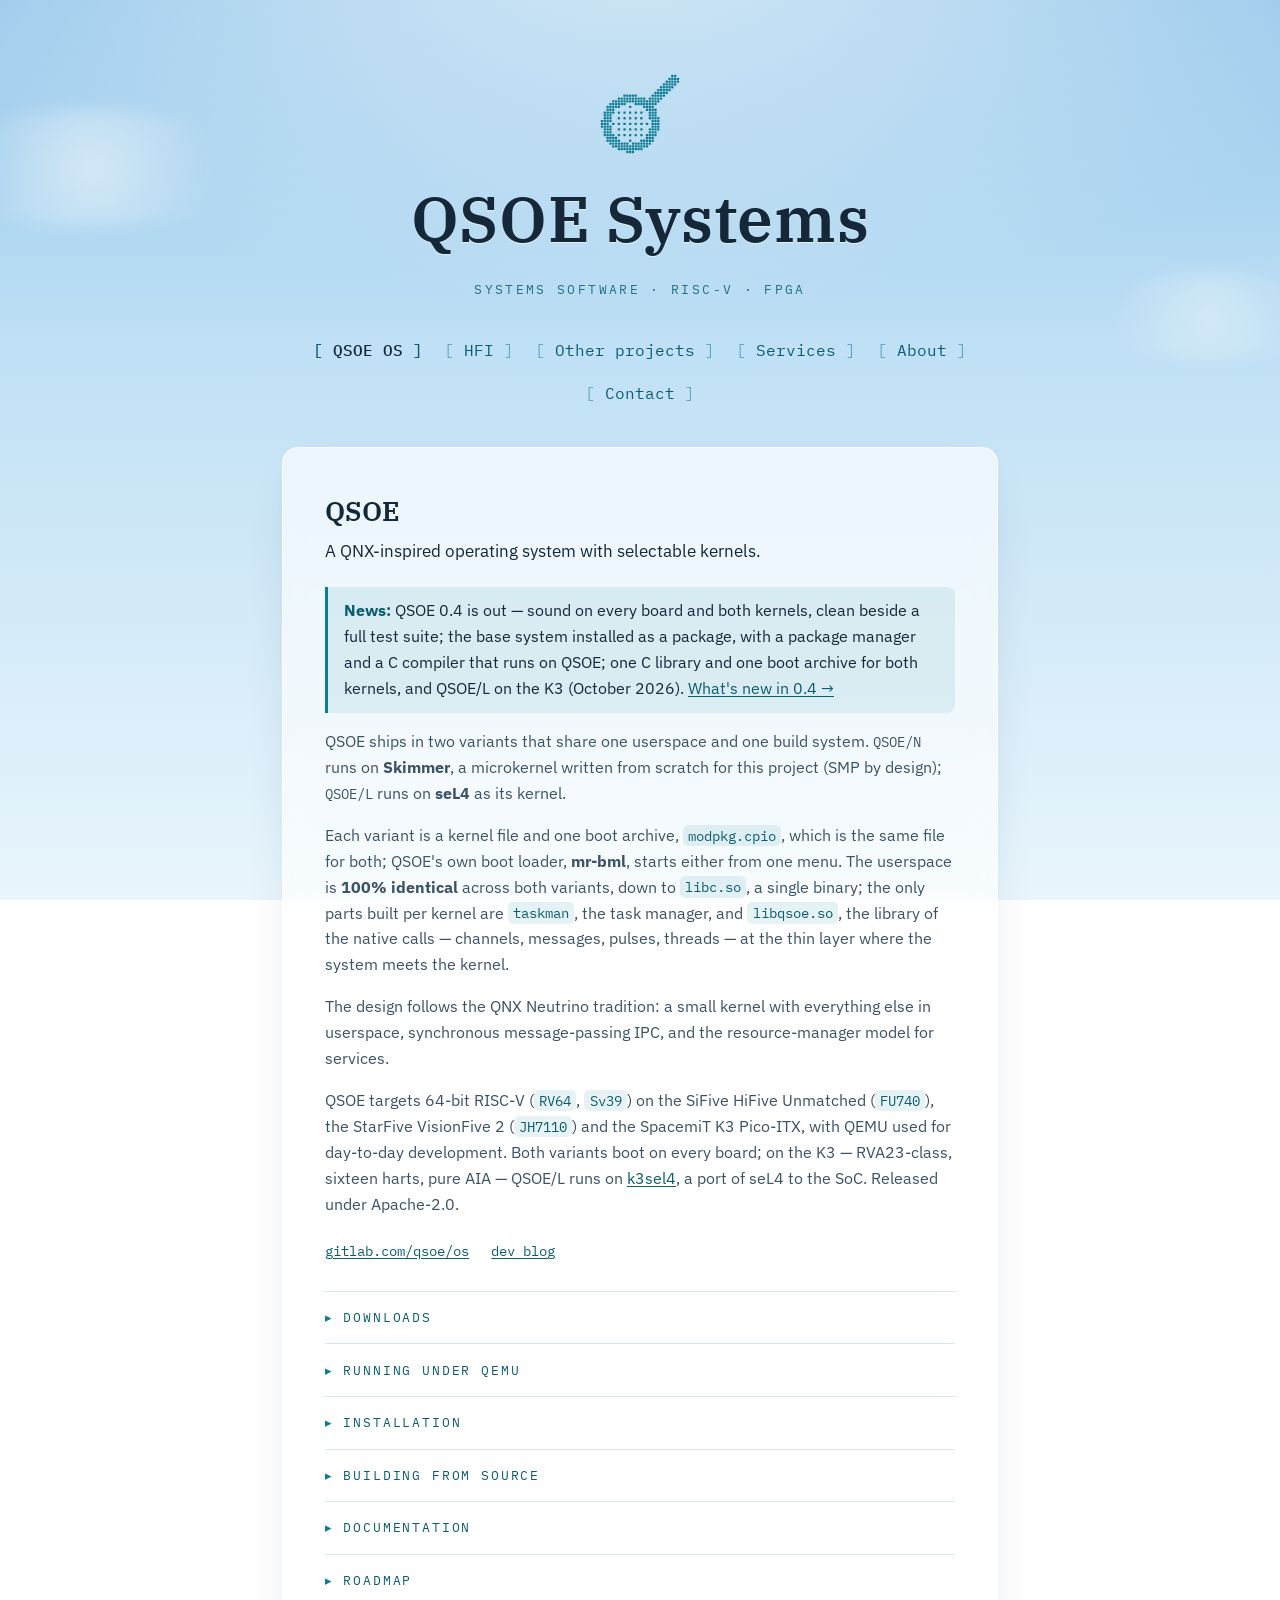
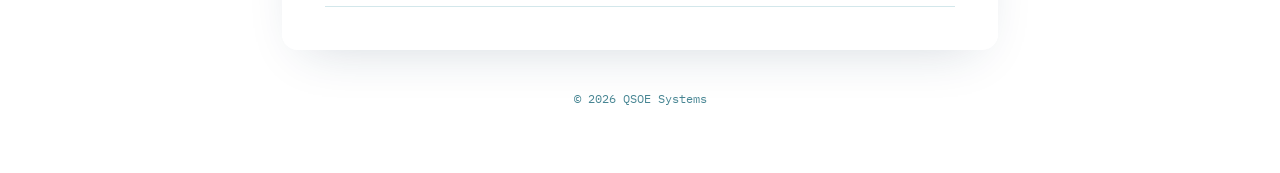
<file: index.html>
<!DOCTYPE html>
<html lang="en">
<head>
  <meta charset="utf-8">
  <meta name="viewport" content="width=device-width, initial-scale=1">
  <title>QSOE Systems</title>
  <meta name="description" content="QSOE Systems — QNX-inspired operating systems, RISC-V systems software, and FPGA work by Yuri Zaporozhets.">
  <link rel="icon" type="image/svg+xml" href="favicon.svg">
  <link rel="preconnect" href="https://fonts.googleapis.com">
  <link rel="preconnect" href="https://fonts.gstatic.com" crossorigin>
  <link href="https://fonts.googleapis.com/css2?family=IBM+Plex+Mono:wght@400;500&family=IBM+Plex+Sans:wght@400;500;600&family=IBM+Plex+Serif:wght@500;600&display=swap" rel="stylesheet">
  <link rel="stylesheet" href="style.css">
  <style>
    .news {
      margin: 0 0 1rem;
      padding: 0.7rem 1rem;
      border-left: 3px solid var(--accent);
      background: var(--code-bg);
      border-radius: 0 8px 8px 0;
      color: var(--ink) !important;
    }
    .news strong { color: var(--accent-deep); }
    .dl-list li { padding: 0.5rem 0; }
    .fold-body ul.tidy { margin: 0.4rem 0 1rem; }
    .folds { margin-top: 1.8rem; }
    .fold { border-top: 1px solid rgba(14, 124, 147, 0.18); }
    .fold:last-child { border-bottom: 1px solid rgba(14, 124, 147, 0.18); }
    .fold > summary {
      list-style: none;
      cursor: pointer;
      font-family: var(--font-mono);
      font-size: 0.82rem;
      letter-spacing: 0.14em;
      text-transform: uppercase;
      color: var(--accent-deep);
      padding: 0.95rem 0;
      display: flex;
      align-items: center;
      gap: 0.6rem;
      user-select: none;
    }
    .fold > summary::-webkit-details-marker { display: none; }
    .fold > summary::before {
      content: "\25B8";
      color: var(--accent);
      display: inline-block;
      transition: transform 0.18s ease;
    }
    .fold[open] > summary::before { transform: rotate(90deg); }
    .fold[open] > summary { color: var(--ink); }
    .fold > summary:hover { color: var(--accent); }
    .fold-body { padding: 0 0 1.05rem 1.45rem; }
    .fold-body p { margin: 0 0 1rem; color: var(--ink-soft); }
    .fold-body p:last-child { margin-bottom: 0; }
    .fold-body h4 {
      margin: 1.4rem 0 0.5rem;
      font-family: var(--font-mono);
      font-size: 0.9rem;
      color: var(--accent-deep);
    }
    .fold-body ol.steps { margin: 0 0 1rem; padding-left: 1.3rem; color: var(--ink-soft); }
    .fold-body ol.steps li { padding: 0.2rem 0; }
    pre.cmd {
      margin: 0.5rem 0 1rem;
      padding: 0.75rem 0.95rem;
      background: var(--code-bg);
      border-left: 3px solid var(--accent);
      border-radius: 0 8px 8px 0;
      font-family: var(--font-mono);
      font-size: 0.82rem;
      line-height: 1.5;
      color: var(--ink);
      overflow-x: auto;
      white-space: pre;
    }
    pre.cmd .c { color: var(--accent-deep); }   /* comment line */
    ul.roadmap { list-style: none; margin: 0.3rem 0 0; padding: 0; }
    ul.roadmap li { padding: 0.34rem 0; color: var(--ink-soft); }
    ul.roadmap li > code { margin-right: 0.15rem; }
    ul.roadmap li.now > code { background: var(--accent); color: #fff; }
    ul.roadmap .tbd { color: var(--accent-deep); font-style: italic; }
    @media (prefers-reduced-motion: reduce) {
      .fold > summary::before { transition: none; }
    }
  </style>
</head>
<body>
  <div class="sky-cloud c1" aria-hidden="true"></div>
  <div class="sky-cloud c2" aria-hidden="true"></div>

  <div class="wrap">
    <header class="site-head">
      <img class="emblem" src="emblem.svg" alt="" aria-hidden="true">
      <h1 class="site-title">QSOE&nbsp;Systems</h1>
      <p class="site-tag">systems software · risc-v · fpga</p>

      <nav class="tabs" role="tablist" aria-label="Sections">
        <a class="tab" id="tab-qsoe"     href="#qsoe"     role="tab" aria-controls="qsoe"     aria-selected="true">QSOE OS</a>
        <a class="tab" href="hfi/index.html">HFI</a>
        <a class="tab" id="tab-other"    href="#other"    role="tab" aria-controls="other"    aria-selected="false">Other projects</a>
        <a class="tab" id="tab-services" href="#services" role="tab" aria-controls="services" aria-selected="false">Services</a>
        <a class="tab" id="tab-about"    href="#about"    role="tab" aria-controls="about"    aria-selected="false">About</a>
        <a class="tab" id="tab-contact"  href="#contact"  role="tab" aria-controls="contact"  aria-selected="false">Contact</a>
      </nav>
    </header>

    <main class="panels">

      <!-- QSOE OS -->
      <section class="panel is-active" id="qsoe" role="tabpanel" aria-labelledby="tab-qsoe" tabindex="0">
        <h2>QSOE</h2>
        <p class="lead">A QNX-inspired operating system with selectable kernels.</p>

        <p class="news"><strong>News:</strong> QSOE&nbsp;0.4 is out — sound on every board and both
           kernels, clean beside a full test suite; the base system installed as a package, with a
           package manager and a C compiler that runs on QSOE; one C library and one boot archive for
           both kernels, and QSOE/L on the K3 (October&nbsp;2026).
           <a href="qsoe_0.4.html">What&#39;s new in&nbsp;0.4&nbsp;→</a></p>

        <p>QSOE ships in two variants that share one userspace and one build system.
           <span class="mono">QSOE/N</span> runs on <strong>Skimmer</strong>, a microkernel written
           from scratch for this project (SMP by design); <span class="mono">QSOE/L</span> runs on
           <strong>seL4</strong> as its kernel.</p>

        <p>Each variant is a kernel file and one boot archive, <code>modpkg.cpio</code>, which is the
           same file for both; QSOE's own boot loader, <strong>mr-bml</strong>, starts either from one
           menu. The userspace is <strong>100% identical</strong> across both variants, down to
           <code>libc.so</code>, a single binary; the only parts built per kernel are
           <code>taskman</code>, the task manager, and <code>libqsoe.so</code>, the library of the
           native calls &mdash; channels, messages, pulses, threads &mdash; at the thin layer where
           the system meets the kernel.</p>

        <p>The design follows the QNX&nbsp;Neutrino tradition: a small kernel with everything else in
           userspace, synchronous message-passing IPC, and the resource-manager model for services.</p>

        <p>QSOE targets 64-bit RISC-V (<code>RV64</code>, <code>Sv39</code>) on the SiFive HiFive
           Unmatched (<code>FU740</code>), the StarFive VisionFive&nbsp;2 (<code>JH7110</code>) and the
           SpacemiT K3 Pico-ITX, with QEMU used for day-to-day development. Both variants boot on every
           board; on the K3 &mdash; RVA23-class, sixteen harts, pure AIA &mdash; QSOE/L runs on
           <a href="https://gitlab.com/sel4-frontier/k3sel4">k3sel4</a>, a port of seL4 to the SoC.
           Released under Apache-2.0.</p>

        <div class="meta-row">
          <a href="https://gitlab.com/qsoe/os">gitlab.com/qsoe/os</a>
          <a href="https://qsoe-dev.blogspot.com">dev blog</a>
        </div>

        <div class="folds">
          <details class="fold">
            <summary>Downloads</summary>
            <div class="fold-body">
              <p>QSOE can be built from source or installed from pre-built binaries. Ready-made
                 images for each release are published at
                 <a href="https://github.com/qsoe-dev/dl">github.com/qsoe-dev/dl</a>
                 (current release: <strong>0.4</strong>), with a <code>SHA512SUMS</code> file to check
                 them by. The files are:</p>
              <ul class="tidy dl-list">
                <li><a href="https://github.com/qsoe-dev/dl/raw/main/releases/0.4/bin/nvme.img.gz"><code>nvme.img.gz</code></a>
                    — a ready-to-run, self-booting QEMU disk image (GPT): mr-bml in its EFI partition,
                    both kernels and the boot archive beside it, and a system volume with the base system
                    installed as a package. QEMU boots straight to the mr-bml menu, no
                    <code>-kernel</code> needed. The fastest way to see QSOE run; see
                    <strong>Running under QEMU</strong> below.</li>
                <li><a href="https://github.com/qsoe-dev/dl/raw/main/releases/0.4/bin/virtio.img.gz"><code>virtio.img.gz</code></a>
                    — a companion root disk used <em>only</em> when running <strong>QSOE/L</strong> under QEMU
                    (stock seL4 predates the interrupt controller QEMU's NVMe needs, so it mounts its root from a
                    virtio disk instead). Not needed for QSOE/N or for real hardware.</li>
                <li><a href="https://github.com/qsoe-dev/dl/raw/main/releases/0.4/bin/run-nvme.sh"><code>run-nvme.sh</code></a>
                    — the QEMU launcher for the two images.</li>
                <li><a href="https://github.com/qsoe-dev/dl/raw/main/releases/0.4/bin/modpkg.cpio"><code>modpkg.cpio</code></a>
                    — the boot archive: taskman, <code>init</code>, the C library, the shell, drivers and
                    utilities as a CPIO archive. One archive for every board and both variants: it carries
                    both taskmen, and each kernel takes its own.</li>
                <li><strong>The Skimmer microkernel</strong> — the kernel of <strong>QSOE/N</strong>,
                    linked once per board, so take the one for yours:
                    <a href="https://github.com/qsoe-dev/dl/raw/main/releases/0.4/bin/skimmer-sifive.bin"><code>skimmer-sifive.bin</code></a> (HiFive
                    Unmatched), <a href="https://github.com/qsoe-dev/dl/raw/main/releases/0.4/bin/skimmer-vf2.bin"><code>skimmer-vf2.bin</code></a>
                    (StarFive VisionFive&nbsp;2), <a href="https://github.com/qsoe-dev/dl/raw/main/releases/0.4/bin/skimmer-k3.elf"><code>skimmer-k3.elf</code></a>
                    (SpacemiT K3; <a href="https://github.com/qsoe-dev/dl/raw/main/releases/0.4/bin/skimmer-k3.bin"><code>skimmer-k3.bin</code></a> is the same
                    kernel as a flat image), or <a href="https://github.com/qsoe-dev/dl/raw/main/releases/0.4/bin/skimmer-qemu.bin"><code>skimmer-qemu.bin</code></a>
                    (QEMU <code>virt</code>). What the board decides is the load address; the platform
                    itself is read from the device tree at run time. So the QEMU and Unmatched images are
                    byte-for-byte identical, while the K3, whose DRAM starts at 4&nbsp;GiB, and the
                    VisionFive&nbsp;2, whose firmware still holds the low end of its RAM, are each linked
                    for their own address. Take one across those lines, in any direction, and the machine
                    loads a kernel and then does nothing recognizable.</li>
                <li><strong>The seL4 kernel</strong> — the kernel of <strong>QSOE/L</strong>, booted by
                    mr-bml's <code>multiboot3</code> command with <code>modpkg.cpio</code> as its module:
                    <a href="https://github.com/qsoe-dev/dl/raw/main/releases/0.4/bin/sel4-sifive.elf"><code>sel4-sifive.elf</code></a>,
                    <a href="https://github.com/qsoe-dev/dl/raw/main/releases/0.4/bin/sel4-vf2.elf"><code>sel4-vf2.elf</code></a>,
                    <a href="https://github.com/qsoe-dev/dl/raw/main/releases/0.4/bin/sel4-qemu.elf"><code>sel4-qemu.elf</code></a>, and
                    <a href="https://github.com/qsoe-dev/dl/raw/main/releases/0.4/bin/sel4-k3-15.elf"><code>sel4-k3-15.elf</code></a> for the K3 (k3sel4, on
                    fifteen harts).</li>
                <li><a href="https://github.com/qsoe-dev/dl/raw/main/releases/0.4/bin/mrbml-efi-riscv64_1.0_riscv64.deb"><code>mrbml-efi-riscv64_1.0_riscv64.deb</code></a>
                    — <strong>mr-bml</strong>&nbsp;1.0, QSOE's own bootloader (an EFI application for RISC-V),
                    as a Debian package for the board itself. It loads either variant and drives the boot
                    menu on real hardware. A package rather than a bare binary because the image has to
                    know where its configuration lives, which differs per machine: <code>mrbml-install</code>
                    assembles it on the board, for that board's volume.</li>
              </ul>
              <p>In short: to <strong>run it in QEMU</strong>, grab <code>nvme.img.gz</code>
                 (plus <code>virtio.img.gz</code> for QSOE/L) and <code>run-nvme.sh</code>, and see
                 <strong>Running under QEMU</strong>. To put it on <strong>real hardware</strong>, you need
                 the mr-bml package, <code>modpkg.cpio</code> and your board's kernels &mdash;
                 <code>skimmer-&lt;board&gt;</code> for QSOE/N, <code>sel4-&lt;board&gt;.elf</code> for
                 QSOE/L &mdash; and see <strong>Installation</strong>.</p>
            </div>
          </details>
          <details class="fold">
            <summary>Running under QEMU</summary>
            <div class="fold-body">
              <p>The quickest way to see QSOE run — no hardware, no <code>-kernel</code> juggling. The
                 <code>nvme.img</code> download is a self-booting UEFI disk: QEMU's firmware runs
                 <code>mr-bml</code> from it, and mr-bml's menu starts either variant straight off the disk.</p>
              <h4>You need</h4>
              <ul class="tidy">
                <li><code>qemu-system-riscv64</code> — version <strong>11.0.1 or newer</strong> for QSOE/N
                    (its NVMe needs the AIA interrupt controller).</li>
                <li>edk2 RISC-V UEFI firmware — on Debian/Ubuntu, the <code>qemu-efi-riscv64</code> package.</li>
                <li>The launcher <code>run-nvme.sh</code>, among the downloads (and in the
                    <a href="https://gitlab.com/qsoe/os">os</a> repository) — it wraps the right QEMU
                    machine, firmware and disks for each variant, so you don't have to.</li>
              </ul>
              <h4>Run it</h4>
              <pre class="cmd"><span class="c"># unpack the image(s) — add virtio.img.gz only if you want QSOE/L</span>
gunzip nvme.img.gz virtio.img.gz

<span class="c"># point the launcher at them and name the variant: n for QSOE/N, l for QSOE/L</span>
NVME_IMG=./nvme.img VIRTIO_IMG=./virtio.img ./run-nvme.sh n --uefi
NVME_IMG=./nvme.img VIRTIO_IMG=./virtio.img ./run-nvme.sh l --uefi</pre>
              <p>The variant is not optional: it selects the QEMU machine &mdash; QSOE/N on the AIA machine
                 with an NVMe root, QSOE/L on the PLIC machine with the virtio root disk &mdash; so pick the
                 matching entry in mr-bml's menu. <code>--uefi</code> boots through the distribution's edk2.
                 The mr-bml menu and the system console both appear on your terminal, and the chosen variant
                 boots to a <code>login:</code> prompt. Log in as <code>root</code> (password
                 <code>QSOE</code>) or <code>user</code> (password <code>skimmer</code>).</p>
            </div>
          </details>
          <details class="fold">
            <summary>Installation</summary>
            <div class="fold-body">
              <p>Real hardware, real disk. QSOE 0.4 boots on the SiFive HiFive Unmatched (FU740), the
                 StarFive VisionFive&nbsp;2 (JH7110) and the SpacemiT K3 Pico-ITX, both variants on each.
                 This assumes a board already running Linux —
                 you'll be placing files on its existing EFI and boot partitions, so familiarity with the
                 board's firmware is expected.</p>
              <p>The boot model is simple: <strong>mr-bml</strong> lives in the EFI System Partition; it reads
                 its menu and the kernels from an <strong>ext2/3/4</strong> partition; the chosen variant then
                 mounts its own root from a <strong>fs-qrv</strong> partition.</p>
              <h4>Steps</h4>
              <ol class="steps">
                <li>On the board's Linux, <code>apt install ./mrbml-efi-riscv64_1.0_riscv64.deb</code>
                    and run <code>mrbml-install</code>: it reads the label of the filesystem <code>/boot</code>
                    is on, assembles an image that finds that volume by label, and places it in the ESP at
                    <code>EFI/BOOT/BOOTRISCV64.EFI</code> (the UEFI removable-media path; a displaced loader is
                    saved once as <code>.bak</code>). <code>mrbml-install(8)</code> has the explicit
                    <code>--root-label</code> / <code>--prefix</code> forms.</li>
                <li>On your boot/root filesystem, create <code>/boot/qsoe/</code> and copy the kernels there:
                    <code>modpkg.cpio</code>, which both variants boot, and your board's
                    <code>skimmer-&lt;board&gt;</code> kernel for QSOE/N and <code>sel4-&lt;board&gt;.elf</code>
                    for QSOE/L.</li>
                <li>Create <code>/boot/mr-bml/mr-bml.cfg</code> with one entry per variant — for example:</li>
              </ol>
              <pre class="cmd"><span class="c"># /boot/mr-bml/mr-bml.cfg  — adjust the mainfs= partition to your disk</span>
menuentry 'QSOE/N (Skimmer)' {
    kernel /boot/qsoe/skimmer-sifive.bin mainfs=/dev/nvme0n1p8
    modpkg /boot/qsoe/modpkg.cpio
}
menuentry 'QSOE/L (seL4)' {
    multiboot3 /boot/qsoe/sel4-sifive.elf mainfs=/dev/nvme0n1p8
    module3    /boot/qsoe/modpkg.cpio modpkg
}</pre>
              <p>The <code>mainfs=</code> device names the partition holding the QSOE root filesystem (fs-qrv) —
                 set it to whichever partition you've devoted to QSOE on your board. On real hardware there is
                 no QEMU virtio split: <em>both</em> variants drive the NVMe disk directly. Chapter&nbsp;2 of the
                 User Guide covers each board.</p>
            </div>
          </details>
          <details class="fold">
            <summary>Building from source</summary>
            <div class="fold-body">
              <p>QSOE is built with a <code>riscv64-linux-gnu-</code> cross toolchain (rv64gc) and a stock
                 <code>make</code>; QEMU is handy for testing. The package manager, <code>qupkg</code>, is
                 written in FreePascal, so the build also wants <code>fpc</code>; QSOE/L's adds seL4's
                 tools (<code>cmake</code>, <code>ninja</code>, <code>dtc</code> and a few Python
                 modules). <code>make</code> checks for all of them first and names what is missing. The
                 umbrella repository orchestrates the build and pulls in the component repositories that
                 match its release tag.</p>
              <pre class="cmd">git clone https://gitlab.com/qsoe/os
cd os
make prepare   <span class="c"># fetch the components for this tag (see component.list)</span>
make           <span class="c"># build both variants: QSOE/N, then QSOE/L</span>
make nvme      <span class="c"># the disk image, its system volume an installed qsoe-base</span>
make dist      <span class="c"># optional: the QEMU disk images (nvme.img.gz, virtio.img.gz)</span></pre>
              <p>QSOE/L additionally shallow-clones the seL4 kernel during <code>make prepare</code>. The build
                 produces exactly the files on the Downloads list. The whole tree is Apache-2.0; the source
                 lives under <a href="https://gitlab.com/qsoe">gitlab.com/qsoe</a>.</p>
            </div>
          </details>
          <details class="fold">
            <summary>Documentation</summary>
            <div class="fold-body">
              <p>The QSOE manuals, published as PDF alongside the releases:</p>
              <ul class="tidy">
                <li><a href="https://github.com/qsoe-dev/doc/raw/main/Design.pdf"><code>Design.pdf</code></a>
                    — the architecture: the two-kernel model, taskman, the IPC and resource-manager design.</li>
                <li><a href="https://github.com/qsoe-dev/doc/raw/main/UserGuide.pdf"><code>UserGuide.pdf</code></a>
                    — installation on each board, the shell, the basic commands, the text editor and the
                    utilities, sound, and packages.</li>
                <li><a href="https://github.com/qsoe-dev/doc/raw/main/ProgrammingBook.pdf"><code>ProgrammingBook.pdf</code></a>
                    — programming for QSOE, including the <strong>Resource Server Framework</strong> chapter.</li>
                <li><a href="https://github.com/qsoe-dev/doc/raw/main/AppPortingGuide.pdf"><code>AppPortingGuide.pdf</code></a>
                    — porting Unix (and QNX) software to QSOE: what to account for — no <code>fork()</code>,
                    no <code>brk()</code>, <code>select()</code> via <code>poll()</code>,
                    <code>ioctl()</code> via <code>devcontrol()</code>, and the rest.</li>
                <li><a href="https://github.com/qsoe-dev/doc/raw/main/Networking.pdf"><code>Networking.pdf</code></a>
                    — QSP, the transparent distributed networking: stations and call signs, circuits and
                    transactions, and why a resource manager reached across the wire is never told that
                    anything happened.</li>
                <li><a href="https://github.com/qsoe-dev/doc/raw/main/LibcReference.pdf"><code>LibcReference.pdf</code></a>
                    — the C library reference. A delta rather than a complete reference: the functions
                    libc gained since 0.1, grouped by subject, in the entry shape a QNX reader already
                    knows — with a chapter for each release since 0.3, and an appendix that compiles
                    SQLite against QSOE and lists exactly what it finds missing.</li>
              </ul>
            </div>
          </details>
          <details class="fold">
            <summary>Roadmap</summary>
            <div class="fold-body">
              <p>It is often said that the Linux kernel has no roadmap. QSOE does — the releases
                 that carry it from today's <strong>0.4</strong> to <strong>1.0</strong> are mapped
                 out, feature by feature. A working plan, not a contract: milestones shift as the
                 work reveals what is really next, and they have.</p>
              <p>1.0 is a capability rather than a compatibility claim: <em>a RISC-V real-time
                 operating environment with a stated, measured worst-case latency, sustained for a
                 week under full load across three different boards, able to rebuild itself, with a
                 documented porting path from QNX and POSIX.</em> Four criteria, each pass or fail.</p>
              <ul class="roadmap">
                <li><code>0.1</code> — <strong>Foundation and login.</strong> Both kernels boot to an
                    interactive shell on one shared, dynamically linked userspace; read-only
                    <code>fs-qrv</code> at <code>/usr</code>, spawn from disk, getty and login.
                    Sources opened under Apache-2.0. <em>(released June 2026)</em></li>
                <li><code>0.2</code> — <strong>Video console and QSP.</strong> A text
                    console on a handed-over graphics controller with a USB keyboard on it, and QSP
                    transparent distributed networking over a shared descriptor ring. The system
                    stops being something observed over a serial cable and becomes something a
                    person sits at. <em>(released September 2026 —
                    <a href="qsoe_0.2.html">release notes</a>)</em></li>
                <li><code>0.3</code> — <strong>Writable filesystem.</strong> <code>qrvfs</code>
                    writes: create, unlink, truncate, rename, symbolic links; checked by
                    <code>fscheck</code> before every mount and proven by a stress that fills the disk
                    and reads every byte back. With it: taskman as the loader sharing one copy of a
                    library's text, identity that reaches every server, the VisionFive&nbsp;2, and
                    QSOE/L on every hart. A disk that is only read can afford to be approximate; a disk
                    that is compiled on cannot — and 0.6 compiles on it. <em>(released September 2026 —
                    <a href="qsoe_0.3.html">release notes</a>)</em></li>
                <li class="now"><code>0.4</code> — <strong>Sound out.</strong> Audio on every board and
                    both kernels &mdash; HDMI, DisplayPort and the VisionFive&nbsp;2's jack &mdash; with a
                    player for WAV and Ogg Vorbis, clean beside the full test suite. Audio is the
                    instrument for every measurement from here to 1.0 — a dropped buffer is audible long
                    before it is visible — which is why it comes this early. With it: the base system as
                    a package, the <code>qupkg</code> package manager, and a C compiler that runs on
                    QSOE. <em>(current —
                    <a href="qsoe_0.4.html">release notes</a>)</em></li>
                <li><code>0.5</code> — <strong>The real-time package.</strong> Priorities, interrupt
                    service threads, priority inheritance and bounded paths end to end: up to N
                    hard-real-time tasks on an N-CPU system, with every step between an interrupt and
                    the thread that services it accounted for.</li>
                <li><code>0.6</code> — <strong>Self-hosting.</strong> The compiler runs on the target,
                    against the writable filesystem, and rebuilds QSOE from source on the board.</li>
                <li><code>0.7</code> — <strong>Hardening, and the first long run.</strong> Leak hunts,
                    lifetime and teardown, error paths nobody has taken — everything the soak will
                    break, broken deliberately first. Then 24 hours of continuous audio under
                    sustained multi-core load with live NVMe and Ethernet traffic.</li>
                <li><code>0.8</code> — <strong>The number.</strong> The week-long soak, and the
                    worst-case latency figure it earns — published with its conditions, its
                    methodology and its instrumentation, so the result can be reproduced and argued
                    with from outside the project.</li>
                <li><code>0.9</code> — <strong>The porting set.</strong> A named set of QNX and POSIX
                    programs recompiled and running, with two documented edits:
                    <code>fork</code>&nbsp;→&nbsp;<code>posix_spawn</code> and
                    <code>select</code>&nbsp;→&nbsp;<code>poll</code>.</li>
                <li><code>1.0</code> — <strong>QSOE.</strong> All four criteria met on every supported
                    board.</li>
              </ul>
              <p style="margin-top:1.2rem;"><strong>Throughout:</strong> both kernels advance together
                 — the userspace is identical by construction, NQ leads on the real-time path and LQ
                 follows where the seam can express it. Platforms at 1.0 are the SiFive Unmatched
                 (FU740), the SpacemiT K3 Pico-ITX, the StarFive VisionFive&nbsp;2 and QEMU
                 <code>virt</code> — three different SoCs with three different Ethernet controllers,
                 speaking one protocol to each other. Packaging is deliberately not a 1.0 milestone;
                 documentation is a release gate.</p>
            </div>
          </details>
        </div>
      </section>

      <!-- OTHER PROJECTS -->
      <section class="panel" id="other" role="tabpanel" aria-labelledby="tab-other" tabindex="0">
        <h2>Other projects</h2>
        <p class="lead">Earlier and adjacent work.</p>
        <ul class="project-list">
          <li><a class="name" href="https://gitlab.com/gatemate/pc">GateMate PC</a>
              <span class="desc">— a personal computer built on the Cologne&nbsp;Chip GateMate FPGA.</span></li>
          <li><a class="name" href="https://gitlab.com/gatemate/s359">GateMate System/359</a>
              <span class="desc">— an IBM&nbsp;S/360-inspired FPGA implementation of a computing system, with I/O channels and a powerful macroassembler.</span></li>
          <li><a class="name" href="qrv.html">QRV</a>
              <span class="desc">— a QNX port to RISC-V (historical); fed hardware bring-up lessons into QSOE/N.</span></li>
        </ul>
      </section>

      <!-- SERVICES -->
      <section class="panel" id="services" role="tabpanel" aria-labelledby="tab-services" tabindex="0">
        <h2>Services</h2>
        <p class="lead">Consulting and development in low-level and systems software.</p>
        <ul class="tidy">
          <li>Microkernel-based operating systems</li>
          <li>System libraries and low-level runtime</li>
          <li>Virtualization for real-time applications</li>
          <li>RISC-V systems bring-up</li>
          <li>AI-assisted development for FPGAs</li>
        </ul>
        <p style="margin-top:1.4rem;">Engagements range from focused bring-up work to longer-term
           architecture and implementation. Get in touch to discuss scope.</p>
      </section>

      <!-- ABOUT -->
      <section class="panel" id="about" role="tabpanel" aria-labelledby="tab-about" tabindex="0">
        <h2>About</h2>
        <p>QSOE Systems is the independent practice of <strong>Yuri Zaporozhets</strong>, a systems
           software developer with 25+ years of experience building low-level software — kernels,
           operating systems, runtimes, and the hardware bring-up underneath them.</p>
      </section>

      <!-- CONTACT -->
      <section class="panel" id="contact" role="tabpanel" aria-labelledby="tab-contact" tabindex="0">
        <h2>Contact</h2>
        <p class="lead">Email is the best way to reach me.</p>
        <p class="contact-mail"><a href="mailto:yuriz@qsoe.net">yuriz@qsoe.net</a></p>
        <div class="meta-row">
          <a href="https://gitlab.com/qsoe">GitLab</a>
          <a href="https://github.com/qsoe-dev">GitHub</a>
          <a href="https://qsoe-dev.blogspot.com">Blog 1</a>
          <a href="https://r-tty.blogspot.com">Blog 2</a>
        </div>
      </section>

    </main>

    <footer>© <span id="year">2026</span> QSOE Systems</footer>
  </div>

  <script>
    (function () {
      var body = document.body;
      body.classList.add('js');

      var tabs = Array.prototype.slice.call(document.querySelectorAll('.tab[aria-controls]'));
      var panels = Array.prototype.slice.call(document.querySelectorAll('.panel'));

      function activate(id, focusPanel) {
        tabs.forEach(function (t) {
          t.setAttribute('aria-selected', t.getAttribute('aria-controls') === id ? 'true' : 'false');
        });
        panels.forEach(function (p) {
          var on = p.id === id;
          p.classList.toggle('is-active', on);
          if (on && focusPanel) p.focus();
        });
      }

      tabs.forEach(function (tab, i) {
        tab.addEventListener('click', function (e) {
          e.preventDefault();
          var id = tab.getAttribute('aria-controls');
          activate(id, false);
          history.replaceState(null, '', '#' + id);
        });
        // left/right arrow navigation across the tablist
        tab.addEventListener('keydown', function (e) {
          var next;
          if (e.key === 'ArrowRight') next = tabs[(i + 1) % tabs.length];
          else if (e.key === 'ArrowLeft') next = tabs[(i - 1 + tabs.length) % tabs.length];
          if (next) {
            e.preventDefault();
            next.focus();
            activate(next.getAttribute('aria-controls'), false);
            history.replaceState(null, '', '#' + next.getAttribute('aria-controls'));
          }
        });
      });

      // deep-link support: open the section named in the URL hash
      var initial = (location.hash || '').replace('#', '');
      if (initial && document.getElementById(initial)) {
        activate(initial, false);
      }

      document.getElementById('year').textContent = new Date().getFullYear();
    })();
  </script>
</body>
</html>
</file>
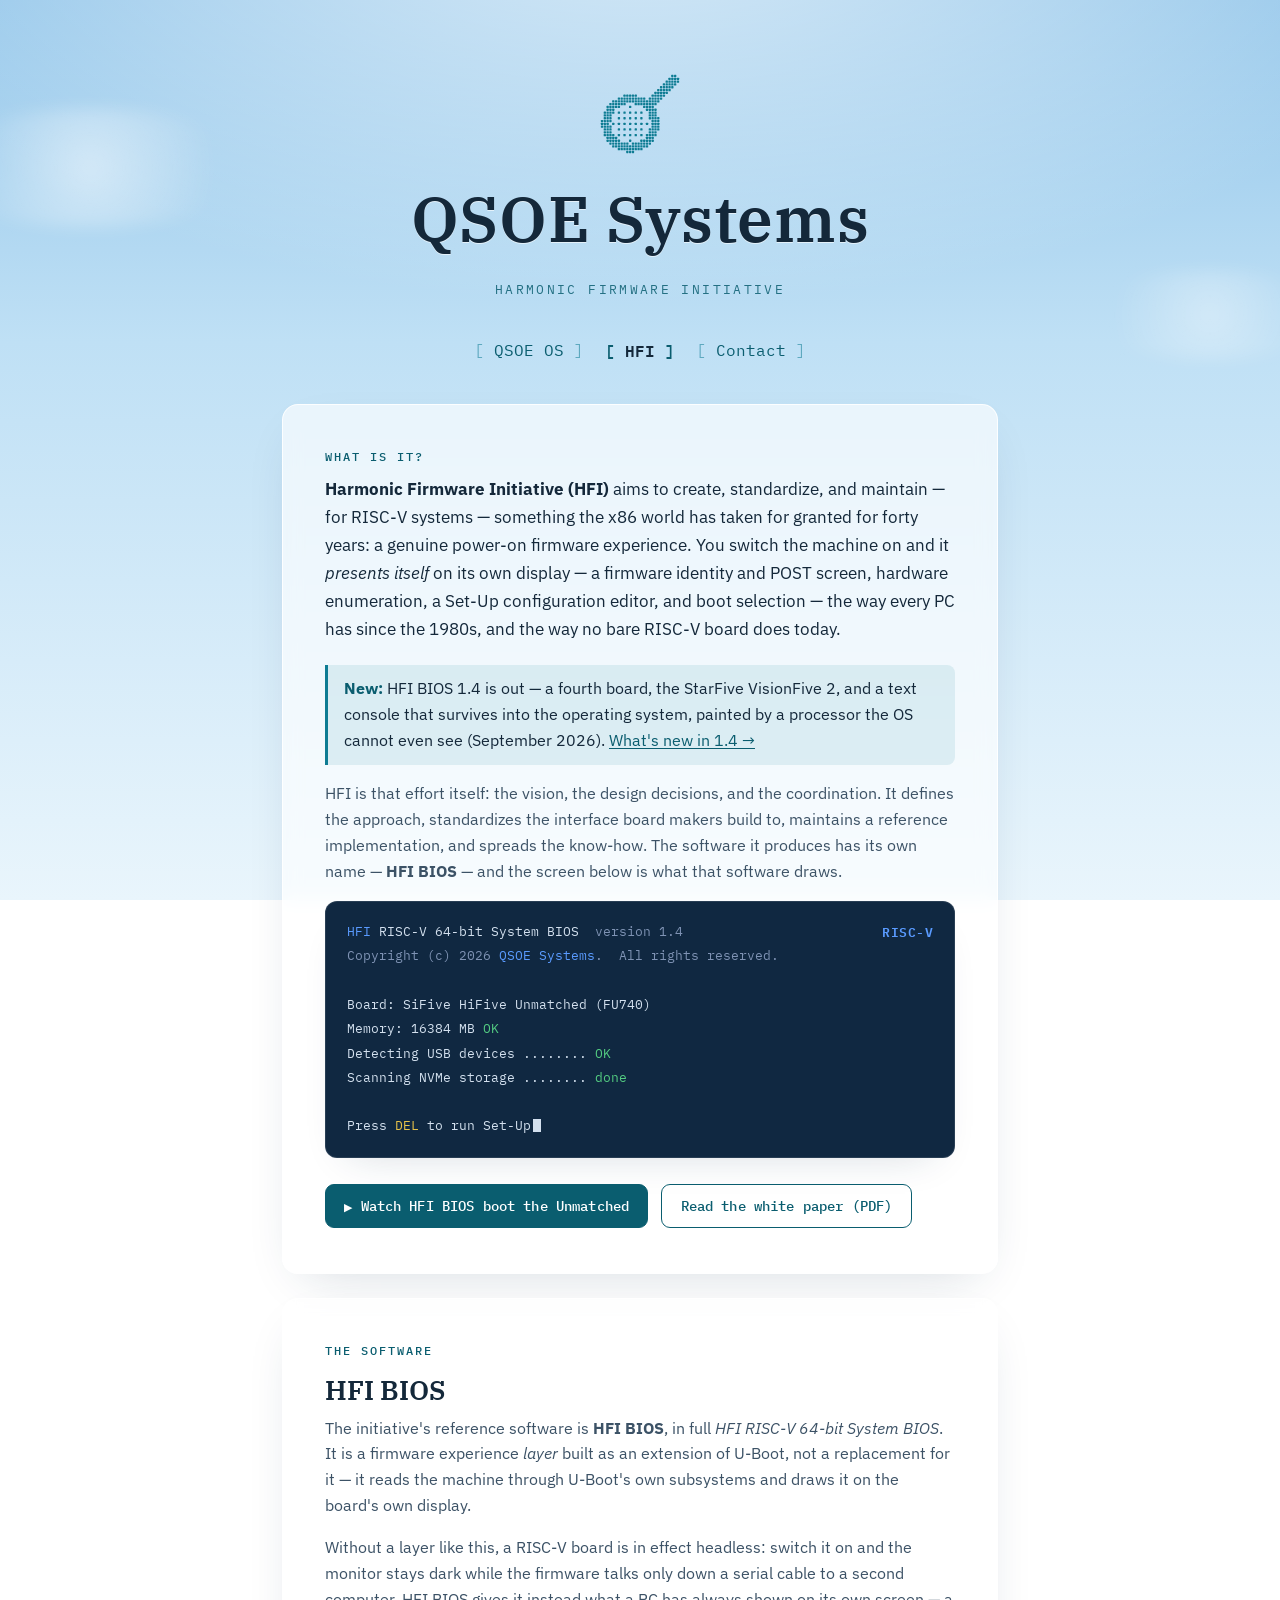
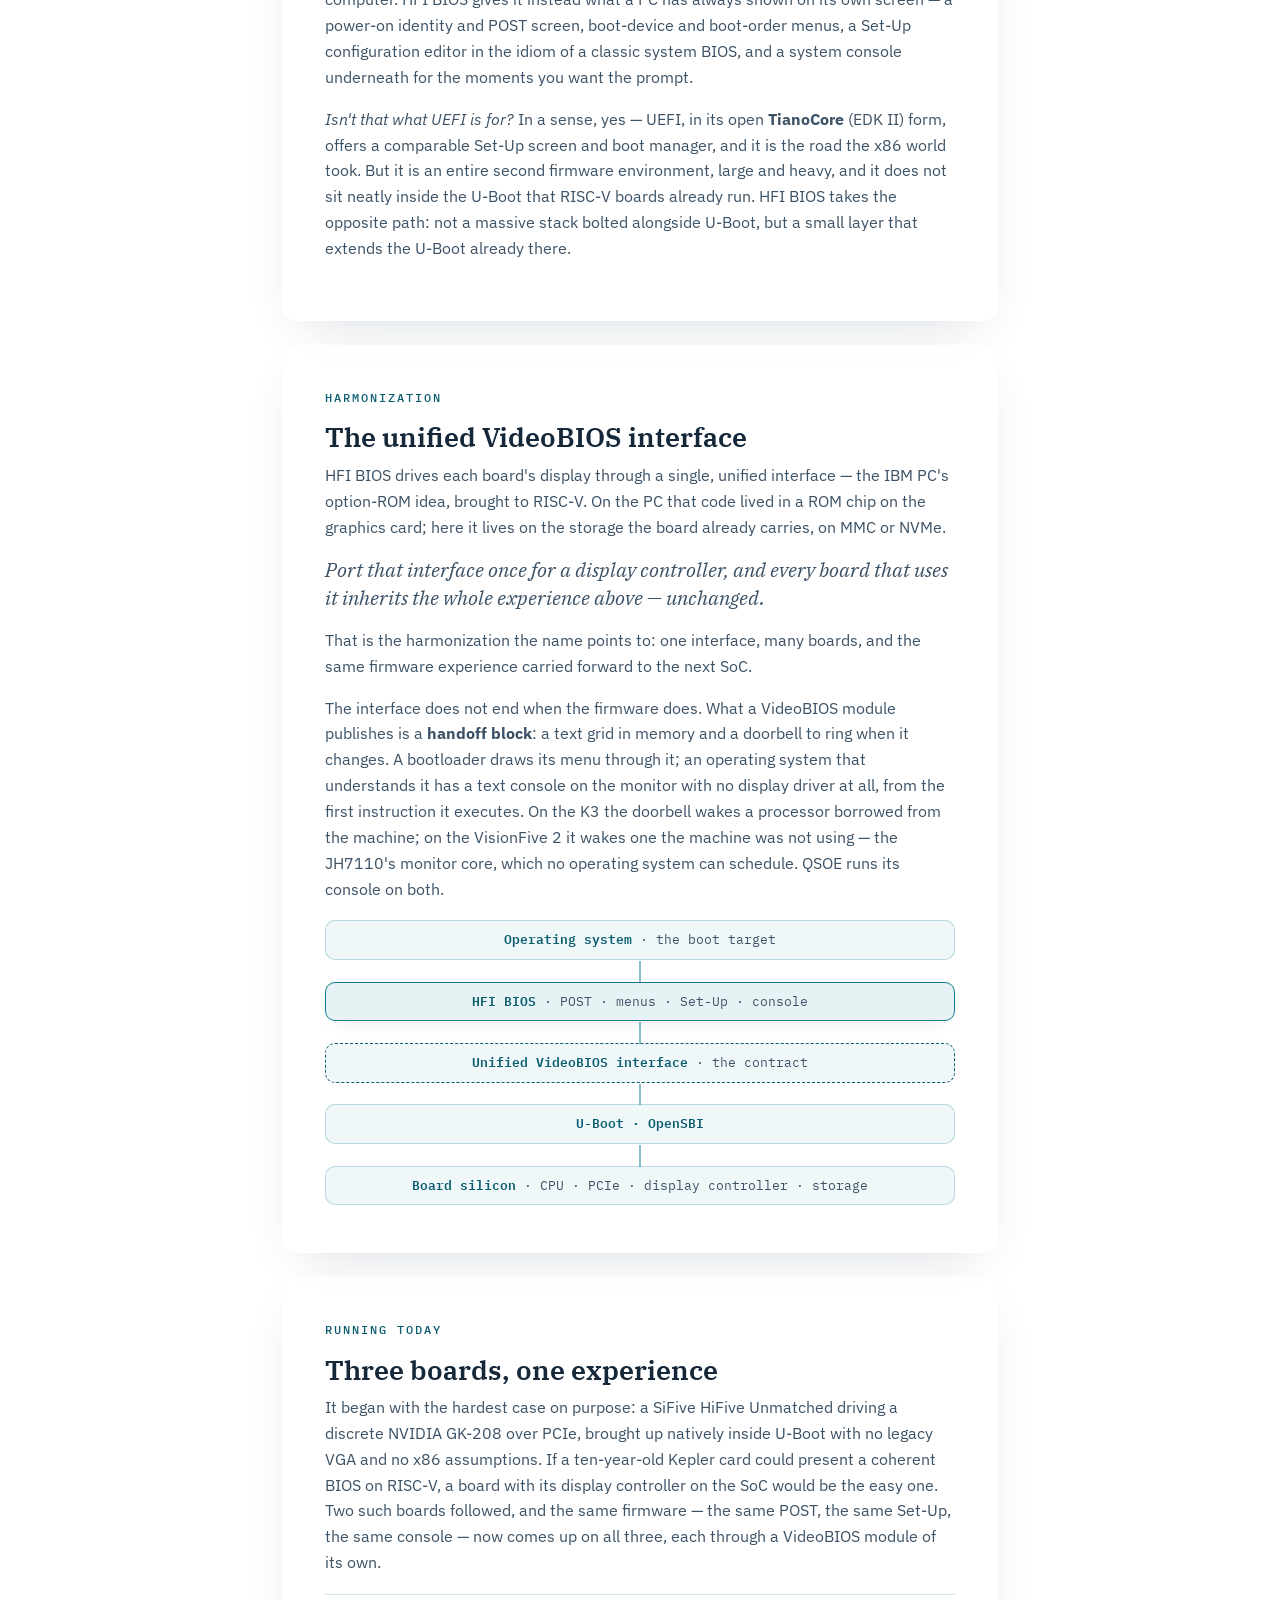
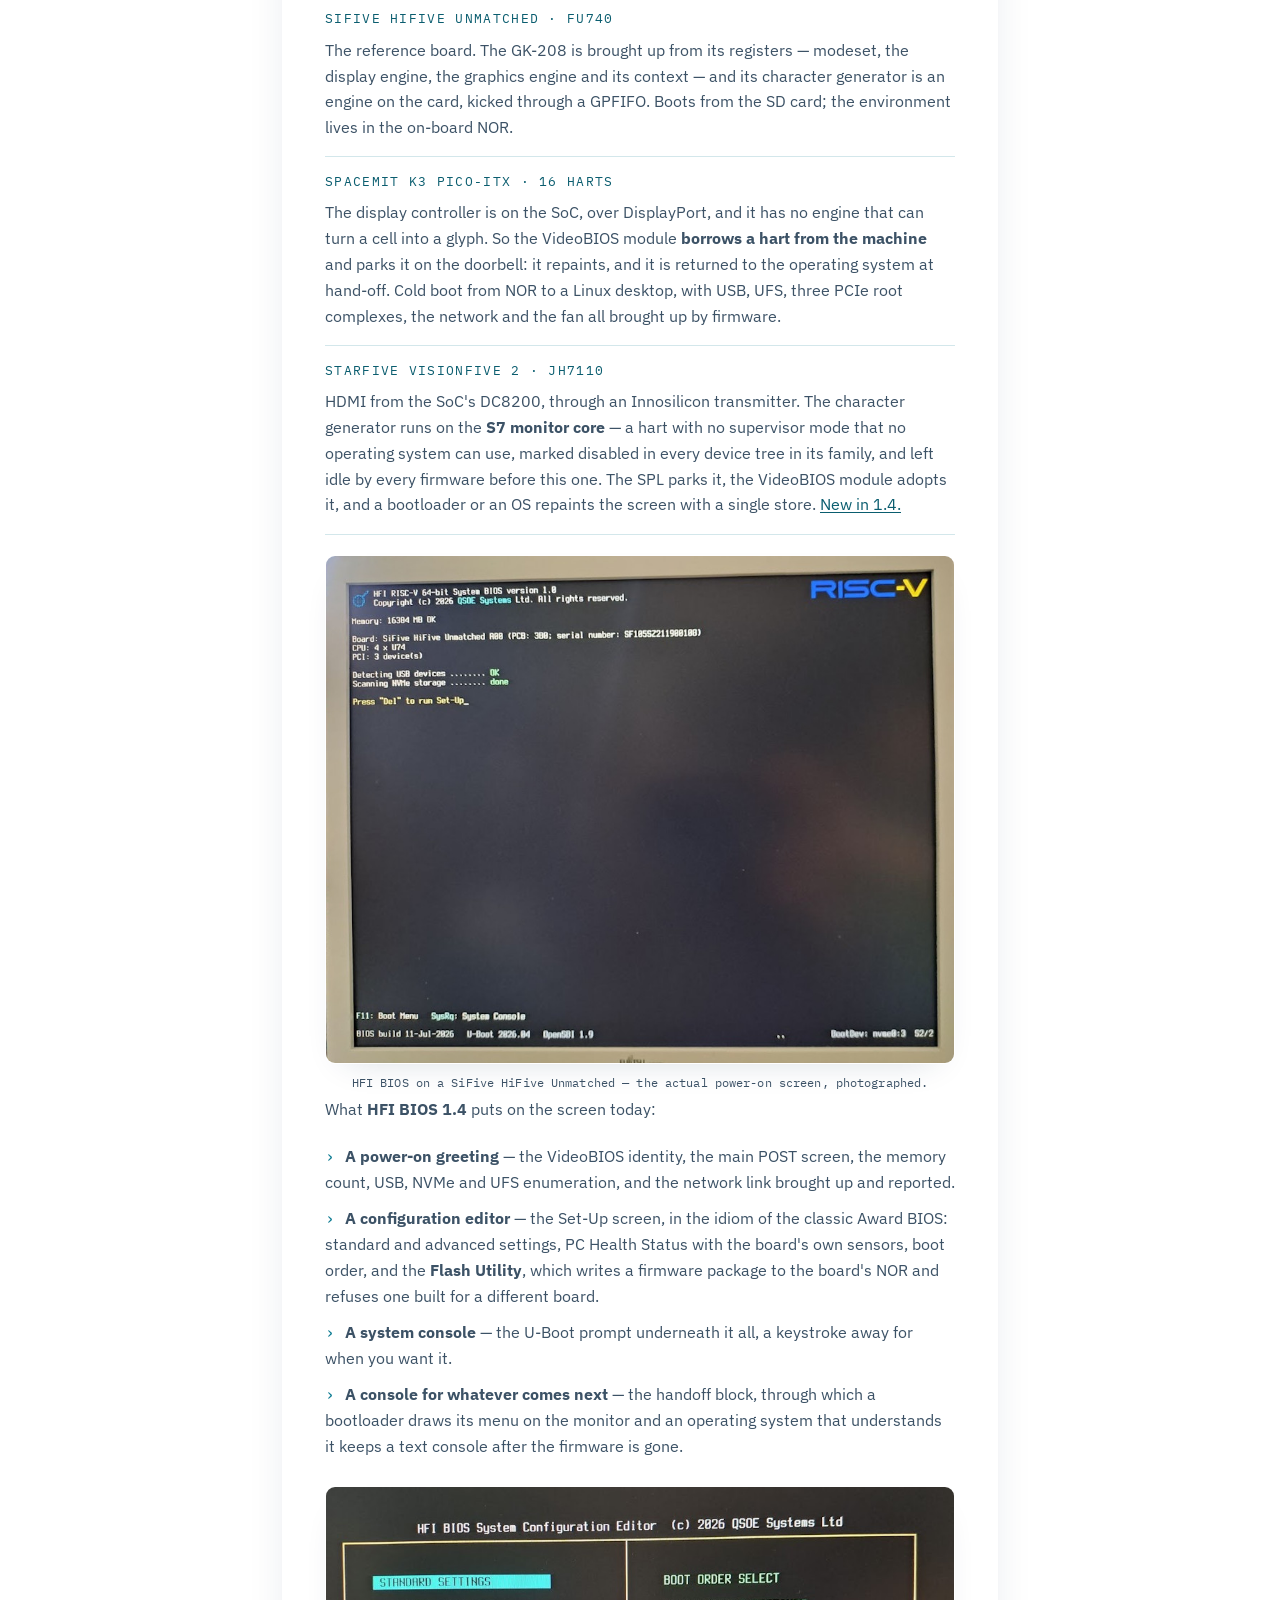
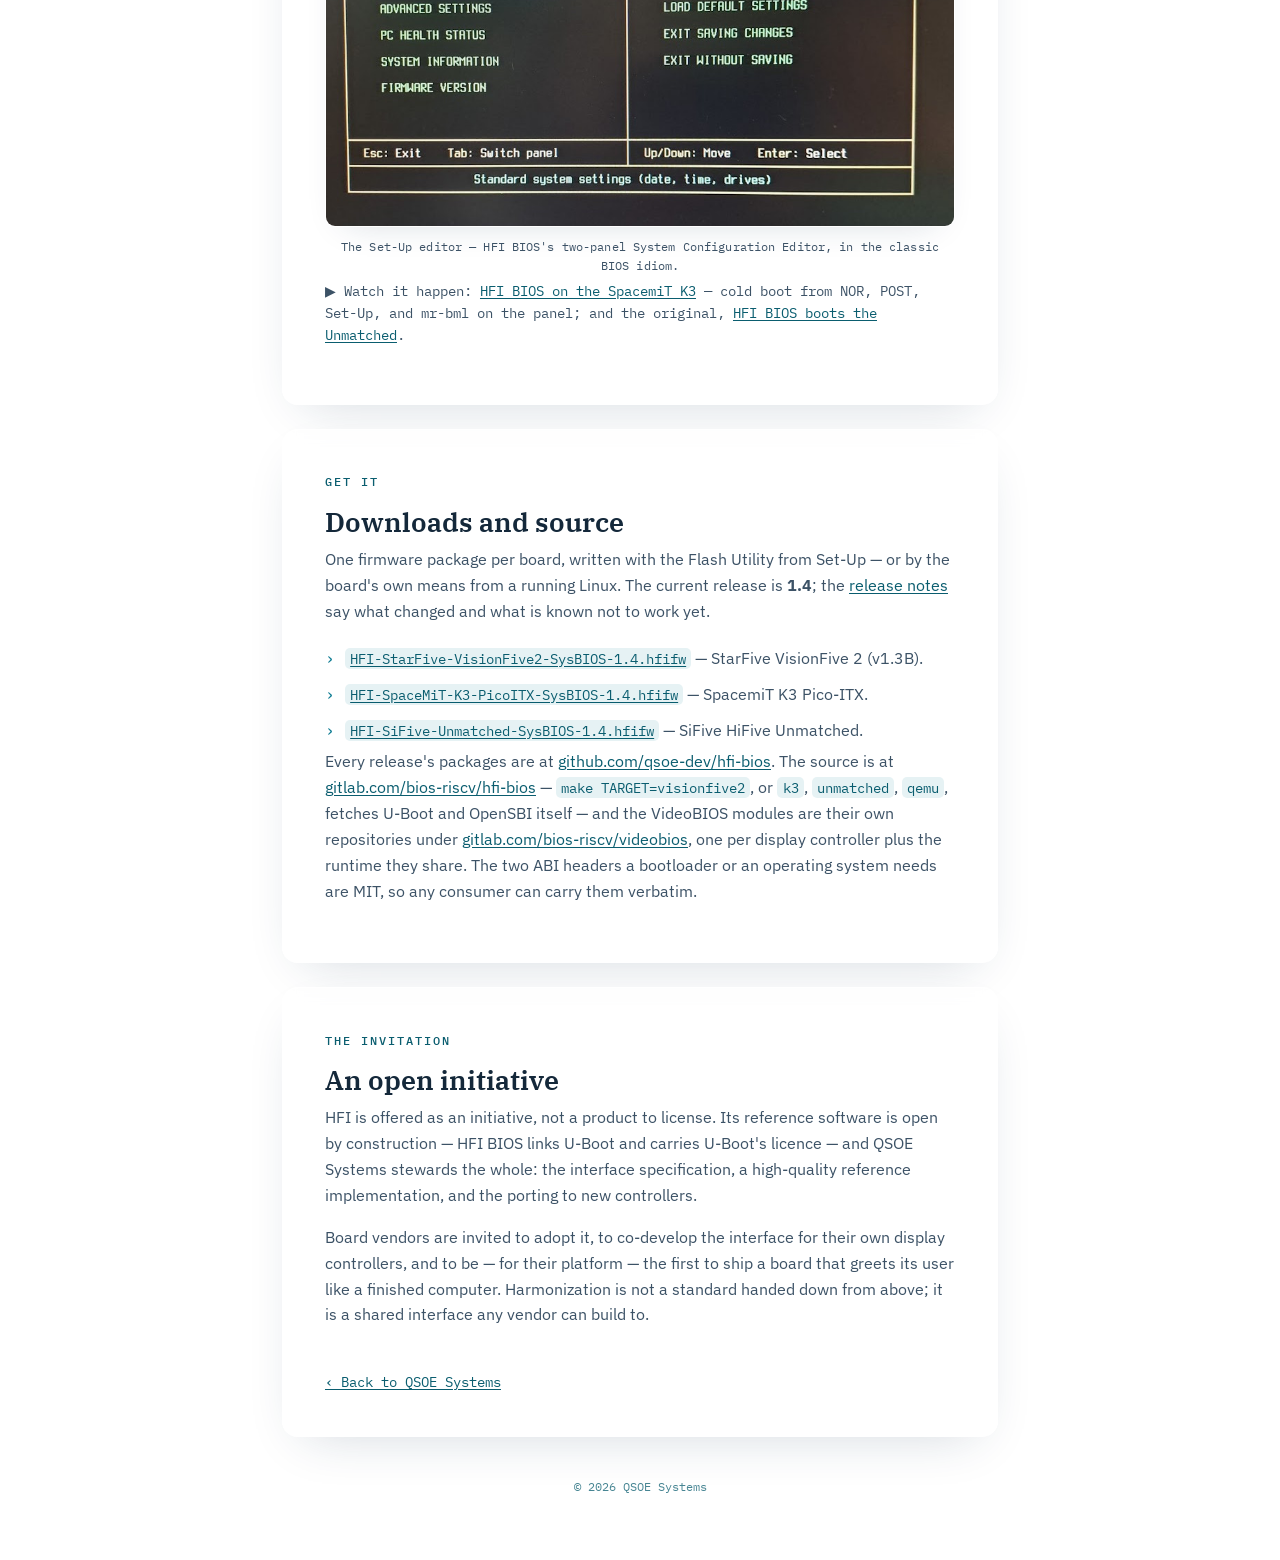
<file: hfi/index.html>
<!DOCTYPE html>
<html lang="en">
<head>
  <meta charset="utf-8">
  <meta name="viewport" content="width=device-width, initial-scale=1">
  <title>HFI — Harmonic Firmware Initiative · QSOE Systems</title>
  <meta name="description" content="HFI, the Harmonic Firmware Initiative: an open, U-Boot–based firmware experience layer that gives a RISC-V board a real power-on screen, boot menus, a Set-Up editor, and a text console it can hand to the operating system. Running on the SiFive HiFive Unmatched, the SpacemiT K3 and the StarFive VisionFive 2. By QSOE Systems.">
  <link rel="icon" type="image/svg+xml" href="../favicon.svg">
  <link rel="preconnect" href="https://fonts.googleapis.com">
  <link rel="preconnect" href="https://fonts.gstatic.com" crossorigin>
  <link href="https://fonts.googleapis.com/css2?family=IBM+Plex+Mono:wght@400;500&family=IBM+Plex+Sans:wght@400;500;600&family=IBM+Plex+Serif:wght@500;600&display=swap" rel="stylesheet">
  <link rel="stylesheet" href="../style.css">
  <style>
    /* ---- HFI page-specific components, expressed in the shared tokens ---- */

    /* the news bar, the same rule as the front page's */
    .news {
      margin: 0 0 1rem;
      padding: 0.7rem 1rem;
      border-left: 3px solid var(--accent);
      background: var(--code-bg);
      border-radius: 0 8px 8px 0;
      color: var(--ink) !important;
    }
    .news strong { color: var(--accent-deep); }

    /* the board cards under "Running today" */
    .boards { margin: 1.1rem 0 0.4rem; }
    .board {
      padding: 0.85rem 0 0.95rem;
      border-top: 1px solid rgba(14, 124, 147, 0.18);
    }
    .board:last-child { border-bottom: 1px solid rgba(14, 124, 147, 0.18); }
    .board .b {
      font-family: var(--font-mono);
      font-size: 0.82rem;
      letter-spacing: 0.1em;
      text-transform: uppercase;
      color: var(--accent-deep);
      margin: 0 0 0.35rem;
    }
    .board p { margin: 0; color: var(--ink-soft); }
    .board p + p { margin-top: 0.5rem; }

    /* stack the sub-page panels (home shows one at a time; here they flow) */
    .panels .panel + .panel { margin-top: 1.5rem; }

    /* current-page marker for the top nav (bolder, echoing the main site's
       active tab, which uses aria-selected) */
    .tab[aria-current="page"] { color: var(--ink); font-weight: 600; }
    .tab[aria-current="page"]::before,
    .tab[aria-current="page"]::after { opacity: 1; color: var(--accent-deep); }

    /* eyebrow label above a section heading (mono, like .panel h3 but no rule) */
    .eyebrow {
      font-family: var(--font-mono);
      font-size: 0.78rem;
      font-weight: 500;
      letter-spacing: 0.16em;
      text-transform: uppercase;
      color: var(--accent-deep);
      margin: 0 0 0.5rem;
    }
    .hero-h {
      font-size: clamp(1.9rem, 5vw, 2.3rem);
      line-height: 1.15;
      margin: 0.3rem 0 0.4rem;
    }

    /* ---- POST-screen mockup: a "real screen" against the frosted panels ---- */
    .post {
      margin: 0.4rem 0 1.6rem;
      background: #102841;                 /* deep slate-navy, keyed to --ink */
      color: #d3e0ee;
      border: 1px solid rgba(255,255,255,0.10);
      border-radius: 12px;
      padding: 1.15rem 1.3rem;
      font-family: var(--font-mono);
      font-size: 0.82rem;
      line-height: 1.85;
      overflow-x: auto;
      box-shadow: 0 18px 40px -24px var(--shadow);
    }
    .post .l   { white-space: pre; display: block; }
    .post .dim { color: #7f93b4; }
    .post .ok  { color: #54cd82; }
    .post .blue{ color: #5a9bff; }
    .post .yel { color: #e8c34a; }
    .post .risc{ float: right; color: #5a9bff; font-weight: 600; letter-spacing: 0.04em; }
    .cursor {
      display: inline-block; width: 0.6em; height: 1.05em; vertical-align: -2px;
      background: #d3e0ee; margin-left: 2px; animation: blink 1.05s steps(1) infinite;
    }
    @keyframes blink { 50% { opacity: 0; } }

    /* ---- call-to-action buttons, in the accent palette ---- */
    .ctas { display: flex; gap: 0.8rem; flex-wrap: wrap; margin: 1.3rem 0 0.2rem; }
    .ctas .btn {
      font-family: var(--font-mono);
      font-size: 0.86rem;
      font-weight: 500;
      letter-spacing: 0.01em;
      padding: 0.62rem 1.15rem;
      border-radius: 9px;
      display: inline-flex; align-items: center; gap: 0.5rem;
      text-decoration: none;
      border: 1.5px solid var(--accent-deep);
      transition: background 0.15s ease, color 0.15s ease, transform 0.15s ease;
    }
    .ctas .btn.primary { background: var(--accent-deep); color: #fff; }
    .ctas .btn.primary:hover { background: var(--accent); transform: translateY(-1px); }
    .ctas .btn.ghost { background: rgba(255,255,255,0.45); color: var(--accent-deep); }
    .ctas .btn.ghost:hover { background: rgba(255,255,255,0.78); transform: translateY(-1px); }
    .ctas .btn .play { font-size: 0.7rem; transform: translateY(0.5px); }

    /* ---- pull-quote ---- */
    .pull {
      font-family: var(--font-display);
      font-style: italic;
      color: var(--accent-deep);
      font-size: 1.28rem;
      line-height: 1.35;
      margin: 0.2rem 0 1rem;
    }

    /* ---- layer diagram: five bars joined by a vertical spine ---- */
    .layers { margin: 1.1rem 0 0.3rem; }
    .layer {
      position: relative;
      text-align: center;
      background: rgba(14, 124, 147, 0.06);
      border: 1px solid rgba(14, 124, 147, 0.25);
      border-radius: 10px;
      padding: 0.62rem 0.9rem;
      font-family: var(--font-mono);
      font-size: 0.8rem;
      line-height: 1.4;
      color: var(--ink);
    }
    .layer + .layer { margin-top: 1.35rem; }
    .layer + .layer::before {              /* the spine segment above each bar */
      content: "";
      position: absolute; left: 50%; top: -1.35rem;
      width: 2px; height: 1.35rem; margin-left: -1px;
      background: var(--accent); opacity: 0.5;
    }
    .layer .t { font-weight: 600; color: var(--accent-deep); }
    .layer .s { color: var(--ink-soft); }
    .layer.is-hfi {                        /* the reference software, highlighted */
      background: var(--code-bg);
      border-color: var(--accent);
      box-shadow: 0 8px 20px -12px var(--shadow);
    }
    .layer.is-contract {                   /* the interface — the shared contract */
      border-style: dashed;
      border-color: var(--accent-deep);
    }

    /* ---- photograph: single, full width ---- */
    .shot { margin: 1.3rem 0 0.3rem; }
    .shot img {
      width: 100%; height: auto; display: block;
      border-radius: 10px;
      border: 1px solid var(--panel-edge);
      box-shadow: 0 14px 34px -20px var(--shadow);
    }
    .shot figcaption {
      font-family: var(--font-mono); font-size: 0.74rem;
      color: var(--ink-soft); margin-top: 0.6rem; letter-spacing: 0.01em;
      text-align: center;
    }

    .watch { font-family: var(--font-mono); font-size: 0.85rem; margin-top: 1.2rem; }

    @media (max-width: 560px) {
      .post .risc { display: none; }
    }
    @media (prefers-reduced-motion: reduce) {
      .cursor { animation: none; }
    }
  </style>
</head>
<body class="subpage">
  <div class="sky-cloud c1" aria-hidden="true"></div>
  <div class="sky-cloud c2" aria-hidden="true"></div>

  <div class="wrap">
    <header class="site-head">
      <a href="../index.html"><img class="emblem" src="../emblem.svg" alt="" aria-hidden="true"></a>
      <h1 class="site-title"><a href="../index.html">QSOE&nbsp;Systems</a></h1>
      <p class="site-tag">harmonic firmware initiative</p>

      <nav class="tabs" aria-label="Sections">
        <a class="tab" href="../index.html#qsoe">QSOE OS</a>
        <a class="tab" href="index.html" aria-current="page">HFI</a>
        <a class="tab" href="../index.html#contact">Contact</a>
      </nav>
    </header>

    <main class="panels">

      <!-- ===================== WHAT IS IT ===================== -->
      <section class="panel">
        <div class="eyebrow">What is it?</div>
        <p class="lead"><strong>Harmonic Firmware Initiative (HFI)</strong> aims to
          create, standardize, and maintain — for RISC-V systems — something the x86
          world has taken for granted for forty years: a genuine power-on firmware
          experience. You switch the machine on and it <em>presents itself</em> on its
          own display — a firmware identity and POST screen, hardware enumeration, a
          Set-Up configuration editor, and boot selection — the way every PC has since
          the 1980s, and the way no bare RISC-V board does today.</p>

        <p class="news"><strong>New:</strong> HFI&nbsp;BIOS&nbsp;1.4 is out — a fourth board, the StarFive
          VisionFive&nbsp;2, and a text console that survives into the operating system, painted by a
          processor the OS cannot even see (September&nbsp;2026).
          <a href="hfi-bios-1.4.html">What&#39;s new in&nbsp;1.4&nbsp;→</a></p>

        <p>HFI is that effort itself: the vision, the design decisions, and the
          coordination. It defines the approach, standardizes the interface board makers
          build to, maintains a reference implementation, and spreads the know-how. The
          software it produces has its own name — <strong>HFI BIOS</strong> — and the
          screen below is what that software draws.</p>

        <div class="post" role="img"
             aria-label="A simulated HFI BIOS power-on screen: HFI RISC-V 64-bit System BIOS version 1.4, QSOE Systems. Board SiFive HiFive Unmatched, 16384 MB OK. USB devices detected OK, NVMe storage scanned. Press DEL to run Set-Up.">
<span class="l"><span class="risc">RISC-V</span><span class="blue">HFI</span> RISC-V 64-bit System BIOS  <span class="dim">version 1.4</span></span>
<span class="l"><span class="dim">Copyright (c) 2026 </span><span class="blue">QSOE Systems</span><span class="dim">.  All rights reserved.</span></span>
<span class="l">&nbsp;</span>
<span class="l">Board: SiFive HiFive Unmatched (FU740)</span>
<span class="l">Memory: 16384 MB <span class="ok">OK</span></span>
<span class="l">Detecting USB devices ........ <span class="ok">OK</span></span>
<span class="l">Scanning NVMe storage ........ <span class="ok">done</span></span>
<span class="l">&nbsp;</span>
<span class="l">Press <span class="yel">DEL</span> to run Set-Up<span class="cursor" aria-hidden="true"></span></span>
        </div>

        <div class="ctas">
          <a class="btn primary" href="https://youtu.be/v4k1tLbnZMs" target="_blank" rel="noopener">
            <span class="play">▶</span> Watch HFI&nbsp;BIOS boot the Unmatched</a>
          <a class="btn ghost" href="./HFI-WhitePaper.pdf" target="_blank" rel="noopener">Read the white&nbsp;paper (PDF)</a>
        </div>
      </section>

      <!-- ===================== THE SOFTWARE ===================== -->
      <section class="panel">
        <div class="eyebrow">The software</div>
        <h2>HFI&nbsp;BIOS</h2>
        <p>The initiative's reference software is <strong>HFI&nbsp;BIOS</strong>, in full
          <em>HFI RISC-V 64-bit System BIOS</em>. It is a firmware experience
          <em>layer</em> built as an extension of U-Boot, not a replacement for it — it
          reads the machine through U-Boot's own subsystems and draws it on the board's
          own display.</p>
        <p>Without a layer like this, a RISC-V board is in effect headless: switch it on
          and the monitor stays dark while the firmware talks only down a serial cable to
          a second computer. HFI&nbsp;BIOS gives it instead what a PC has always shown on
          its own screen — a power-on identity and POST screen, boot-device and boot-order
          menus, a Set-Up configuration editor in the idiom of a classic system BIOS, and
          a system console underneath for the moments you want the prompt.</p>
        <p><em>Isn't that what UEFI is for?</em> In a sense, yes — UEFI, in its open
          <strong>TianoCore</strong> (EDK&nbsp;II) form, offers a comparable Set-Up
          screen and boot manager, and it is the road the x86 world took. But it is an
          entire second firmware environment, large and heavy, and it does not sit
          neatly inside the U-Boot that RISC-V boards already run. HFI&nbsp;BIOS takes
          the opposite path: not a massive stack bolted alongside U-Boot, but a small
          layer that extends the U-Boot already there.</p>
      </section>

      <!-- ===================== HARMONIZATION ===================== -->
      <section class="panel">
        <div class="eyebrow">Harmonization</div>
        <h2>The unified VideoBIOS interface</h2>
        <p>HFI&nbsp;BIOS drives each board's display through a single, unified interface —
          the IBM PC's option-ROM idea, brought to RISC-V. On the PC that code lived in a
          ROM chip on the graphics card; here it lives on the storage the board already
          carries, on MMC or NVMe.</p>
        <p class="pull">Port that interface once for a display controller, and every
          board that uses it inherits the whole experience above — unchanged.</p>
        <p>That is the harmonization the name points to: one interface, many boards, and
          the same firmware experience carried forward to the next SoC.</p>
        <p>The interface does not end when the firmware does. What a VideoBIOS module
          publishes is a <strong>handoff block</strong>: a text grid in memory and a doorbell
          to ring when it changes. A bootloader draws its menu through it; an operating system
          that understands it has a text console on the monitor with no display driver at all,
          from the first instruction it executes. On the K3 the doorbell wakes a processor
          borrowed from the machine; on the VisionFive&nbsp;2 it wakes one the machine was not
          using — the JH7110's monitor core, which no operating system can schedule. QSOE runs
          its console on both.</p>

        <div class="layers" role="img"
             aria-label="The boot stack, top to bottom: the operating system; HFI BIOS providing POST, menus, Set-Up and console; the unified VideoBIOS interface, which is the contract; U-Boot and OpenSBI; and the board silicon.">
          <div class="layer"><span class="t">Operating system</span> <span class="s">· the boot target</span></div>
          <div class="layer is-hfi"><span class="t">HFI&nbsp;BIOS</span> <span class="s">· POST · menus · Set-Up · console</span></div>
          <div class="layer is-contract"><span class="t">Unified VideoBIOS interface</span> <span class="s">· the contract</span></div>
          <div class="layer"><span class="t">U-Boot · OpenSBI</span></div>
          <div class="layer"><span class="t">Board silicon</span> <span class="s">· CPU · PCIe · display controller · storage</span></div>
        </div>
      </section>

      <!-- ===================== RUNNING TODAY ===================== -->
      <section class="panel">
        <div class="eyebrow">Running today</div>
        <h2>Three boards, one experience</h2>
        <p>It began with the hardest case on purpose: a SiFive HiFive Unmatched driving a
          discrete NVIDIA GK-208 over PCIe, brought up natively inside U-Boot with no legacy
          VGA and no x86 assumptions. If a ten-year-old Kepler card could present a coherent BIOS
          on RISC-V, a board with its display controller on the SoC would be the easy one. Two
          such boards followed, and the same firmware — the same POST, the same Set-Up, the same
          console — now comes up on all three, each through a VideoBIOS module of its own.</p>

        <div class="boards">
          <div class="board">
            <p class="b">SiFive HiFive Unmatched · FU740</p>
            <p>The reference board. The GK-208 is brought up from its registers — modeset, the
              display engine, the graphics engine and its context — and its character generator
              is an engine on the card, kicked through a GPFIFO. Boots from the SD card; the
              environment lives in the on-board NOR.</p>
          </div>
          <div class="board">
            <p class="b">SpacemiT K3 Pico-ITX · 16 harts</p>
            <p>The display controller is on the SoC, over DisplayPort, and it has no engine that
              can turn a cell into a glyph. So the VideoBIOS module <strong>borrows a hart from
              the machine</strong> and parks it on the doorbell: it repaints, and it is returned
              to the operating system at hand-off. Cold boot from NOR to a Linux desktop, with
              USB, UFS, three PCIe root complexes, the network and the fan all brought up by
              firmware.</p>
          </div>
          <div class="board">
            <p class="b">StarFive VisionFive 2 · JH7110</p>
            <p>HDMI from the SoC's DC8200, through an Innosilicon transmitter. The character
              generator runs on the <strong>S7 monitor core</strong> — a hart with no supervisor
              mode that no operating system can use, marked disabled in every device tree in its
              family, and left idle by every firmware before this one. The SPL parks it, the
              VideoBIOS module adopts it, and a bootloader or an OS repaints the screen with a
              single store. <a href="hfi-bios-1.4.html">New in 1.4.</a></p>
          </div>
        </div>

        <figure class="shot">
          <img src="./img/hfi-post.jpg" width="872" height="703"
               alt="Photograph of the HFI BIOS power-on screen running on a SiFive HiFive Unmatched: the blue RISC-V logo, board and CPU inventory, USB and NVMe enumeration, and the prompt to press Del to run Set-Up.">
          <figcaption>HFI&nbsp;BIOS on a SiFive HiFive Unmatched — the actual power-on screen, photographed.</figcaption>
        </figure>
        <!-- Photograph slots: the K3's POST, and the VisionFive 2 with mr-bml or QSOE on the panel. -->

        <p>What <strong>HFI&nbsp;BIOS&nbsp;1.4</strong> puts on the screen today:</p>
        <ul class="tidy">
          <li><strong>A power-on greeting</strong> — the VideoBIOS identity, the main
            POST screen, the memory count, USB, NVMe and UFS enumeration, and the network
            link brought up and reported.</li>
          <li><strong>A configuration editor</strong> — the Set-Up screen, in the idiom
            of the classic Award BIOS: standard and advanced settings, PC Health Status with
            the board's own sensors, boot order, and the <strong>Flash Utility</strong>, which
            writes a firmware package to the board's NOR and refuses one built for a different
            board.</li>
          <li><strong>A system console</strong> — the U-Boot prompt underneath it all,
            a keystroke away for when you want it.</li>
          <li><strong>A console for whatever comes next</strong> — the handoff block, through
            which a bootloader draws its menu on the monitor and an operating system that
            understands it keeps a text console after the firmware is gone.</li>
        </ul>

        <figure class="shot">
          <img src="./img/hfi-setup.jpg" width="904" height="489"
               alt="Photograph of the HFI BIOS System Configuration Editor: a two-panel Set-Up screen — Standard Settings, Advanced Settings, PC Health Status, System Information and Firmware Version on the left; Boot Order Select, Load Default Settings and the exit options on the right.">
          <figcaption>The Set-Up editor — HFI&nbsp;BIOS's two-panel System Configuration Editor, in the classic BIOS idiom.</figcaption>
        </figure>

        <p class="watch">▶ Watch it happen:
          <a href="https://www.youtube.com/watch?v=GBVH-6bD9yI" target="_blank" rel="noopener">HFI&nbsp;BIOS on the SpacemiT K3</a> —
          cold boot from NOR, POST, Set-Up, and mr-bml on the panel; and the original,
          <a href="https://youtu.be/v4k1tLbnZMs" target="_blank" rel="noopener">HFI&nbsp;BIOS boots the Unmatched</a>.</p>
      </section>

      <!-- ===================== GET IT ===================== -->
      <section class="panel">
        <div class="eyebrow">Get it</div>
        <h2>Downloads and source</h2>
        <p>One firmware package per board, written with the Flash Utility from Set-Up — or by the
          board's own means from a running Linux. The current release is <strong>1.4</strong>;
          the <a href="hfi-bios-1.4.html">release notes</a> say what changed and what is known not
          to work yet.</p>
        <ul class="tidy">
          <li><a href="https://github.com/qsoe-dev/hfi-bios/raw/main/dl/1.4/HFI-StarFive-VisionFive2-SysBIOS-1.4.hfifw"><code>HFI-StarFive-VisionFive2-SysBIOS-1.4.hfifw</code></a>
            — StarFive VisionFive&nbsp;2 (v1.3B).</li>
          <li><a href="https://github.com/qsoe-dev/hfi-bios/raw/main/dl/1.4/HFI-SpaceMiT-K3-PicoITX-SysBIOS-1.4.hfifw"><code>HFI-SpaceMiT-K3-PicoITX-SysBIOS-1.4.hfifw</code></a>
            — SpacemiT K3 Pico-ITX.</li>
          <li><a href="https://github.com/qsoe-dev/hfi-bios/raw/main/dl/1.4/HFI-SiFive-Unmatched-SysBIOS-1.4.hfifw"><code>HFI-SiFive-Unmatched-SysBIOS-1.4.hfifw</code></a>
            — SiFive HiFive Unmatched.</li>
        </ul>
        <p>Every release's packages are at
          <a href="https://github.com/qsoe-dev/hfi-bios">github.com/qsoe-dev/hfi-bios</a>. The
          source is at <a href="https://gitlab.com/bios-riscv/hfi-bios">gitlab.com/bios-riscv/hfi-bios</a>
          — <code>make TARGET=visionfive2</code>, or <code>k3</code>, <code>unmatched</code>,
          <code>qemu</code>, fetches U-Boot and OpenSBI itself — and the VideoBIOS modules are their own
          repositories under <a href="https://gitlab.com/bios-riscv/videobios">gitlab.com/bios-riscv/videobios</a>,
          one per display controller plus the runtime they share. The two ABI headers a bootloader or
          an operating system needs are MIT, so any consumer can carry them verbatim.</p>
      </section>

      <!-- ===================== INITIATIVE ===================== -->
      <section class="panel">
        <div class="eyebrow">The invitation</div>
        <h2>An open initiative</h2>
        <p>HFI is offered as an initiative, not a product to license. Its reference
          software is open by construction — HFI&nbsp;BIOS links U-Boot and carries
          U-Boot's licence — and QSOE Systems stewards the whole: the interface
          specification, a high-quality reference implementation, and the porting to new
          controllers.</p>
        <p>Board vendors are invited to adopt it, to co-develop the interface for their
          own display controllers, and to be — for their platform — the first to ship a
          board that greets its user like a finished computer. Harmonization is not a
          standard handed down from above; it is a shared interface any vendor can build
          to.</p>
        <a class="back-link" href="../index.html">Back to QSOE Systems</a>
      </section>

    </main>

    <footer>© 2026 QSOE Systems</footer>
  </div>
</body>
</html>
</file>
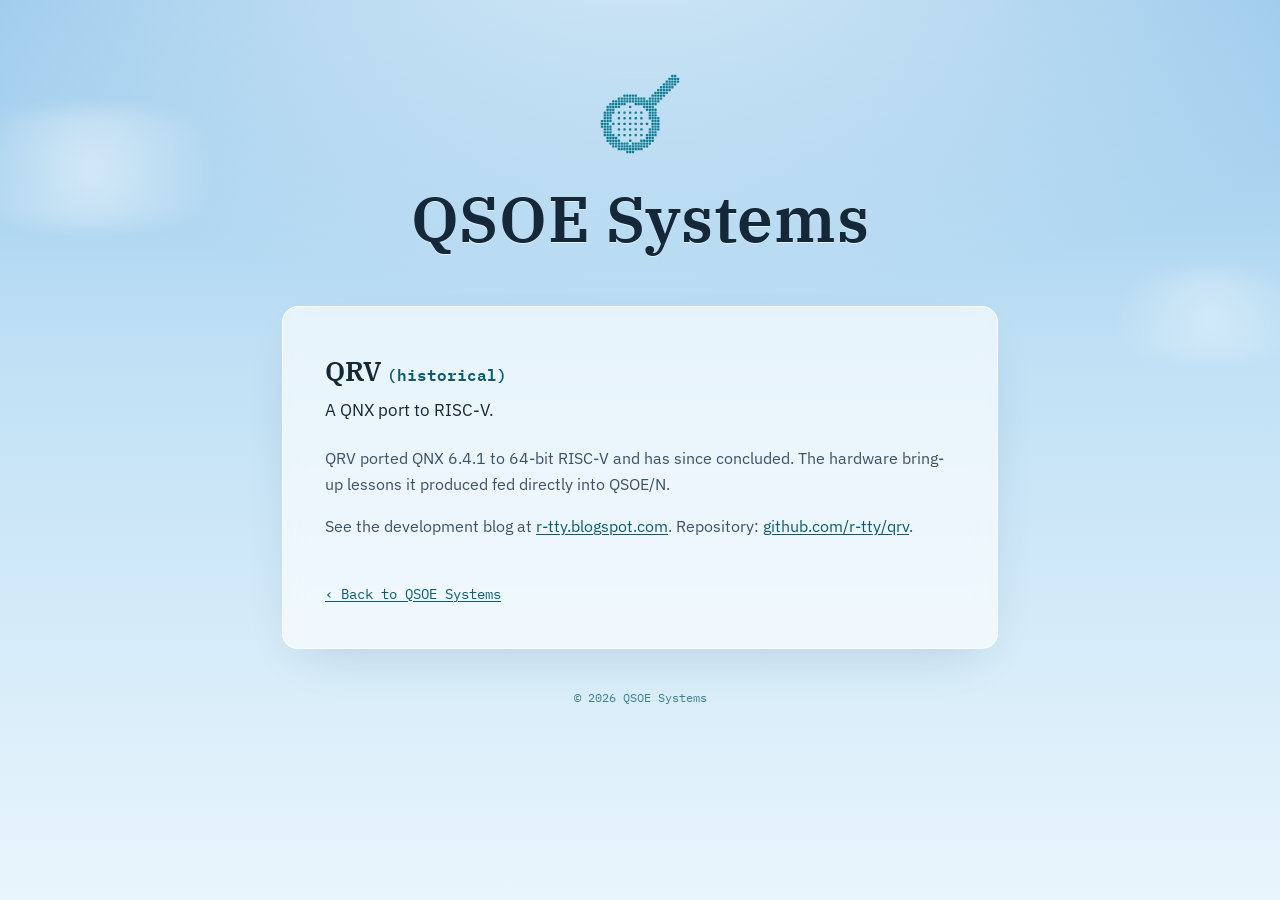
<file: qrv.html>
<!DOCTYPE html>
<html lang="en">
<head>
  <meta charset="utf-8">
  <meta name="viewport" content="width=device-width, initial-scale=1">
  <title>QRV — QSOE Systems</title>
  <meta name="description" content="QRV — a QNX port to RISC-V (historical project by QSOE Systems).">
  <link rel="icon" type="image/svg+xml" href="favicon.svg">
  <link rel="preconnect" href="https://fonts.googleapis.com">
  <link rel="preconnect" href="https://fonts.gstatic.com" crossorigin>
  <link href="https://fonts.googleapis.com/css2?family=IBM+Plex+Mono:wght@400;500&family=IBM+Plex+Sans:wght@400;500;600&family=IBM+Plex+Serif:wght@500;600&display=swap" rel="stylesheet">
  <link rel="stylesheet" href="style.css">
</head>
<body class="subpage">
  <div class="sky-cloud c1" aria-hidden="true"></div>
  <div class="sky-cloud c2" aria-hidden="true"></div>
  <div class="wrap">
    <header class="site-head">
      <a href="index.html"><img class="emblem" src="emblem.svg" alt="" aria-hidden="true"></a>
      <h1 class="site-title"><a href="index.html">QSOE&nbsp;Systems</a></h1>
    </header>
    <main class="panels">
      <section class="panel">
        <h2>QRV <span class="mono" style="font-size:0.6em; color:var(--accent-deep);">(historical)</span></h2>
        <p class="lead">A QNX port to RISC-V.</p>
        <p>QRV ported QNX 6.4.1 to 64-bit RISC-V and has since concluded. The hardware bring-up lessons it
           produced fed directly into QSOE/N.</p>
        <p>See the development blog at <a href="https://r-tty.blogspot.com">r-tty.blogspot.com</a>.
           Repository: <a href="https://github.com/r-tty/qrv">github.com/r-tty/qrv</a>.</p>
        <a class="back-link" href="index.html">Back to QSOE Systems</a>
      </section>
    </main>
    <footer>© 2026 QSOE Systems</footer>
  </div>
</body>
</html>
</file>
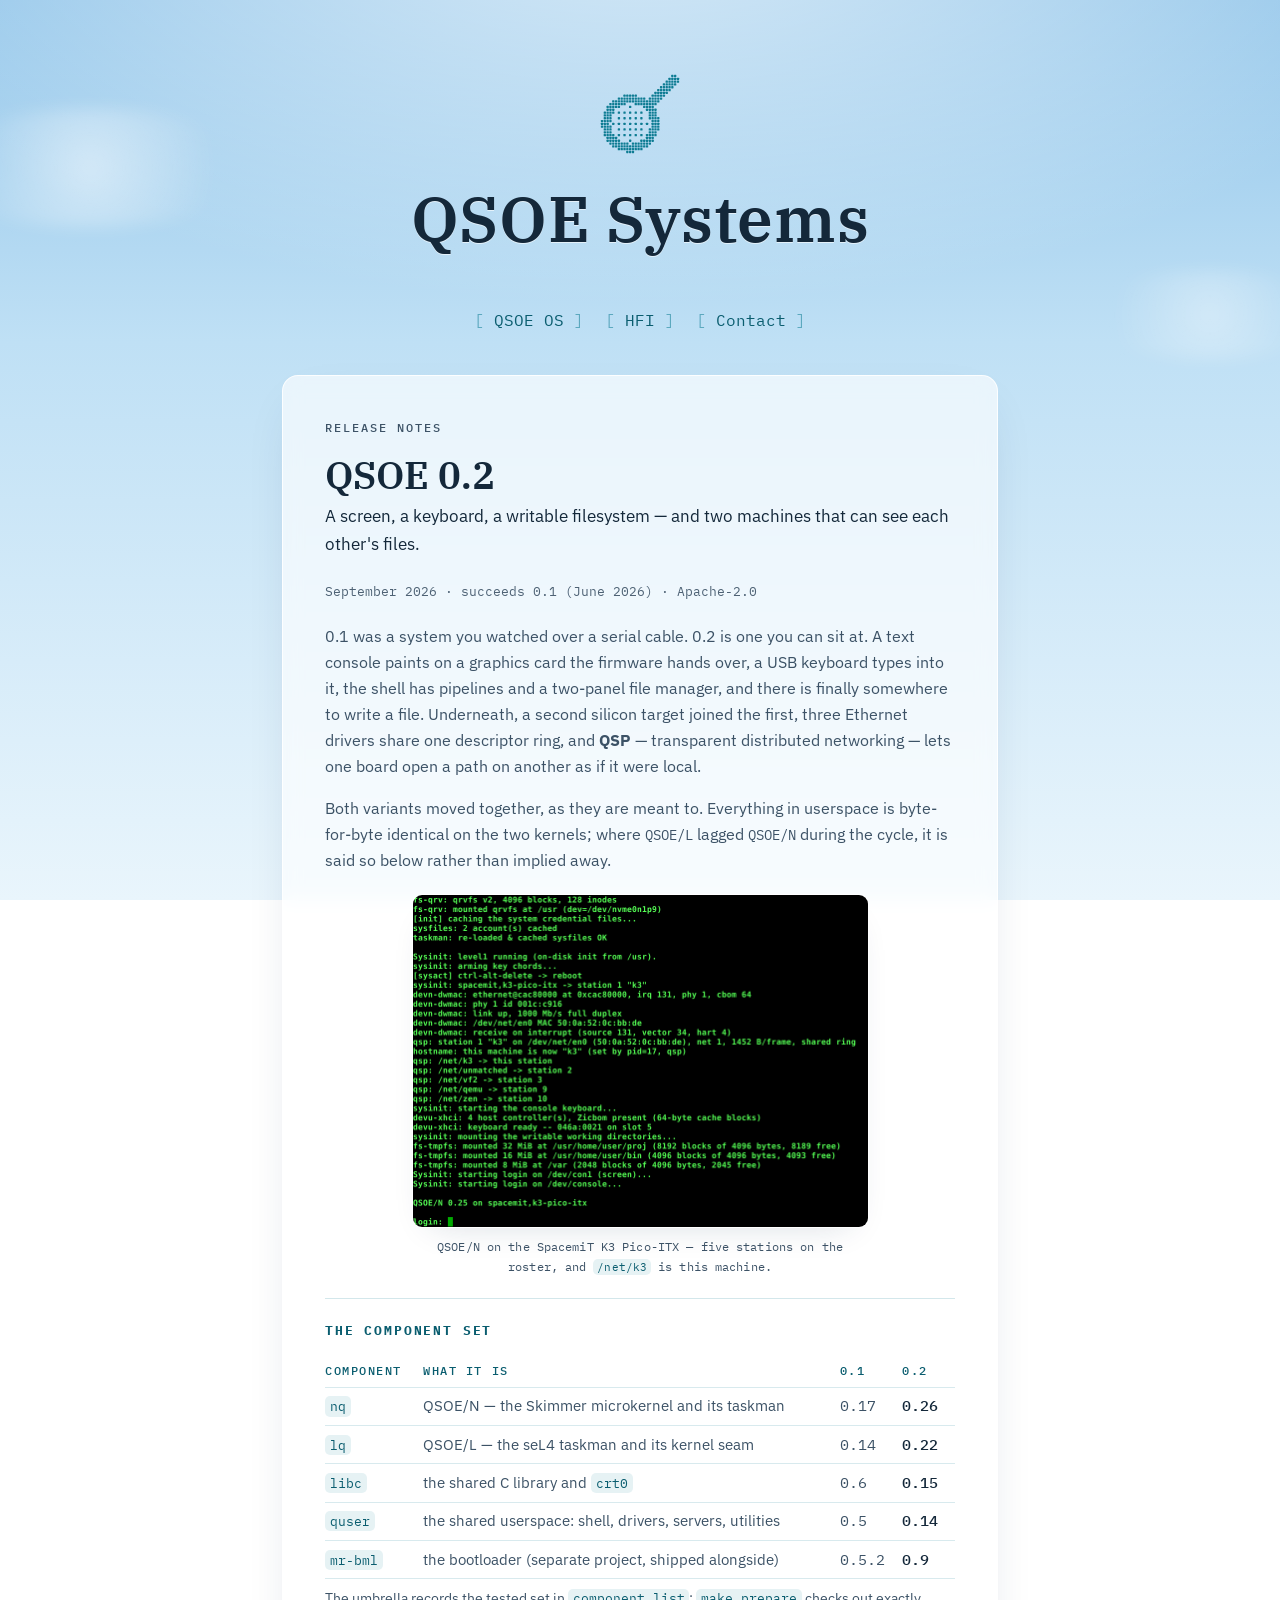
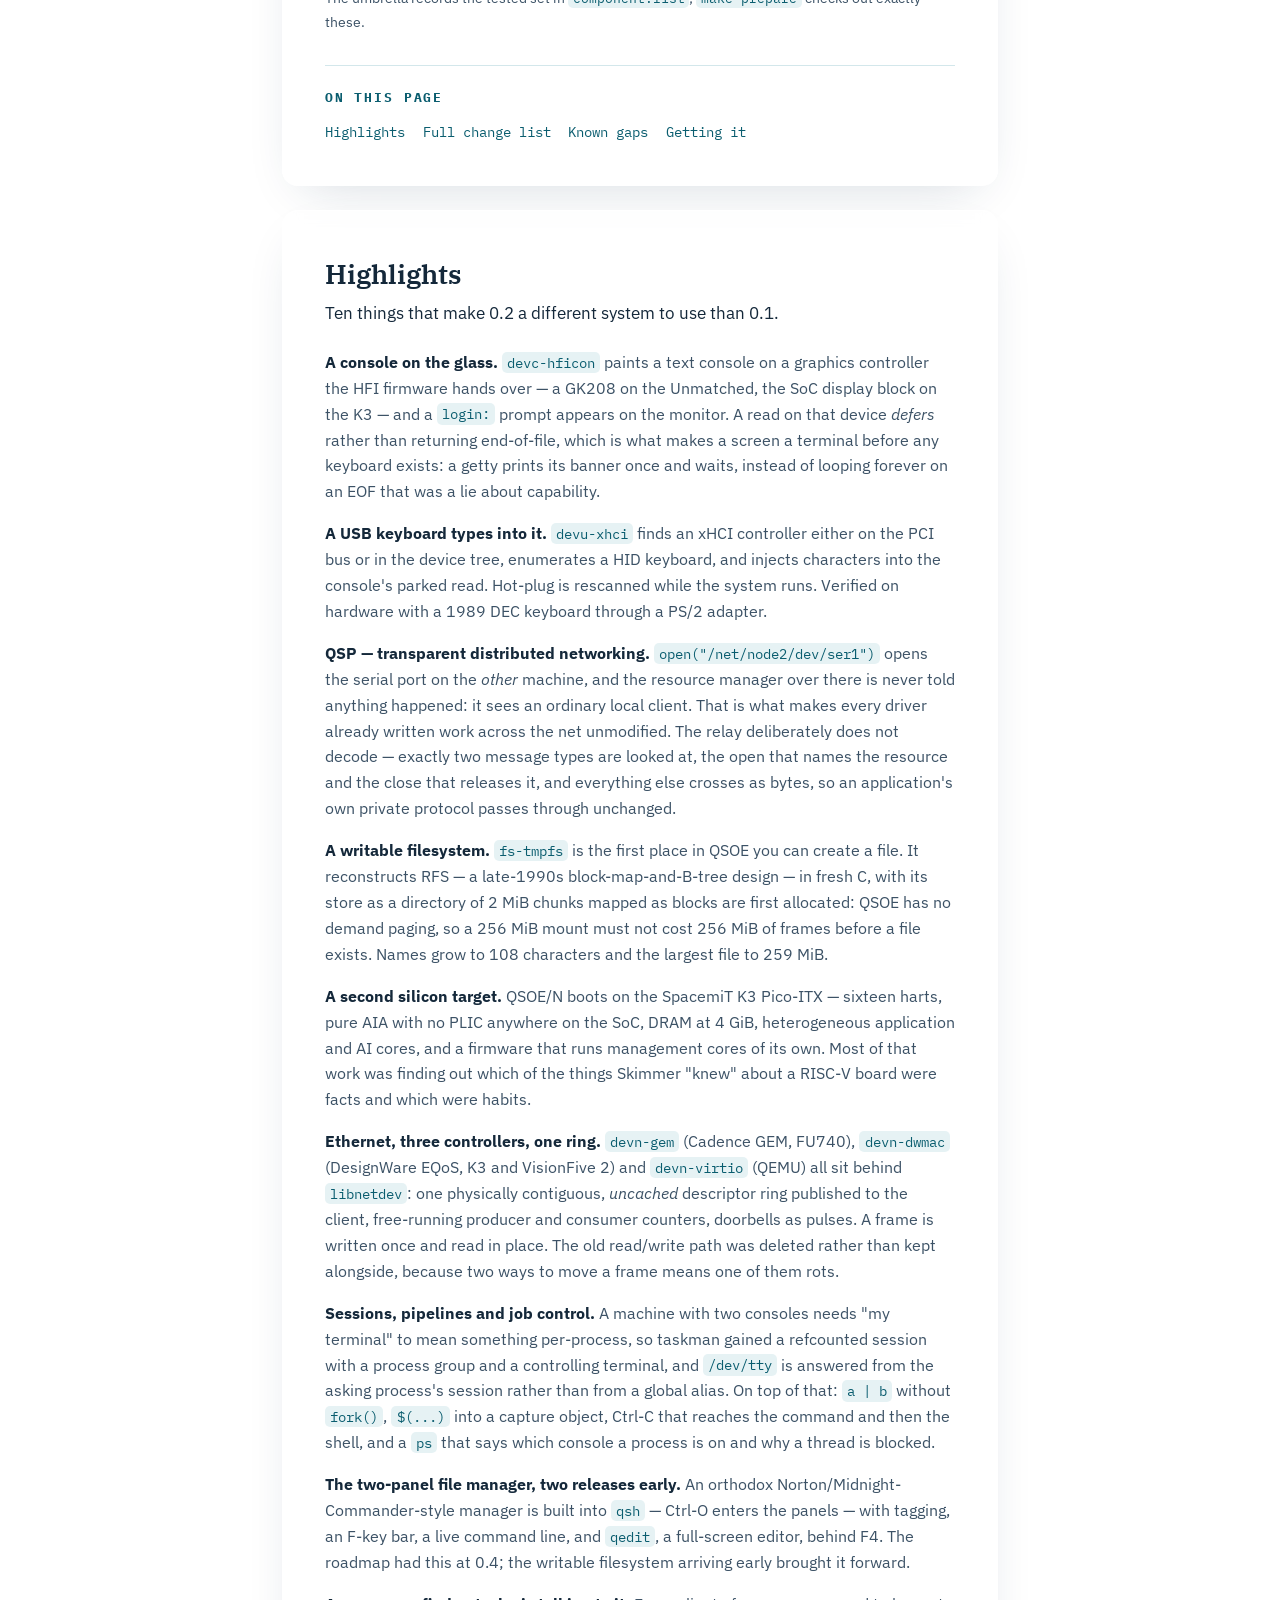
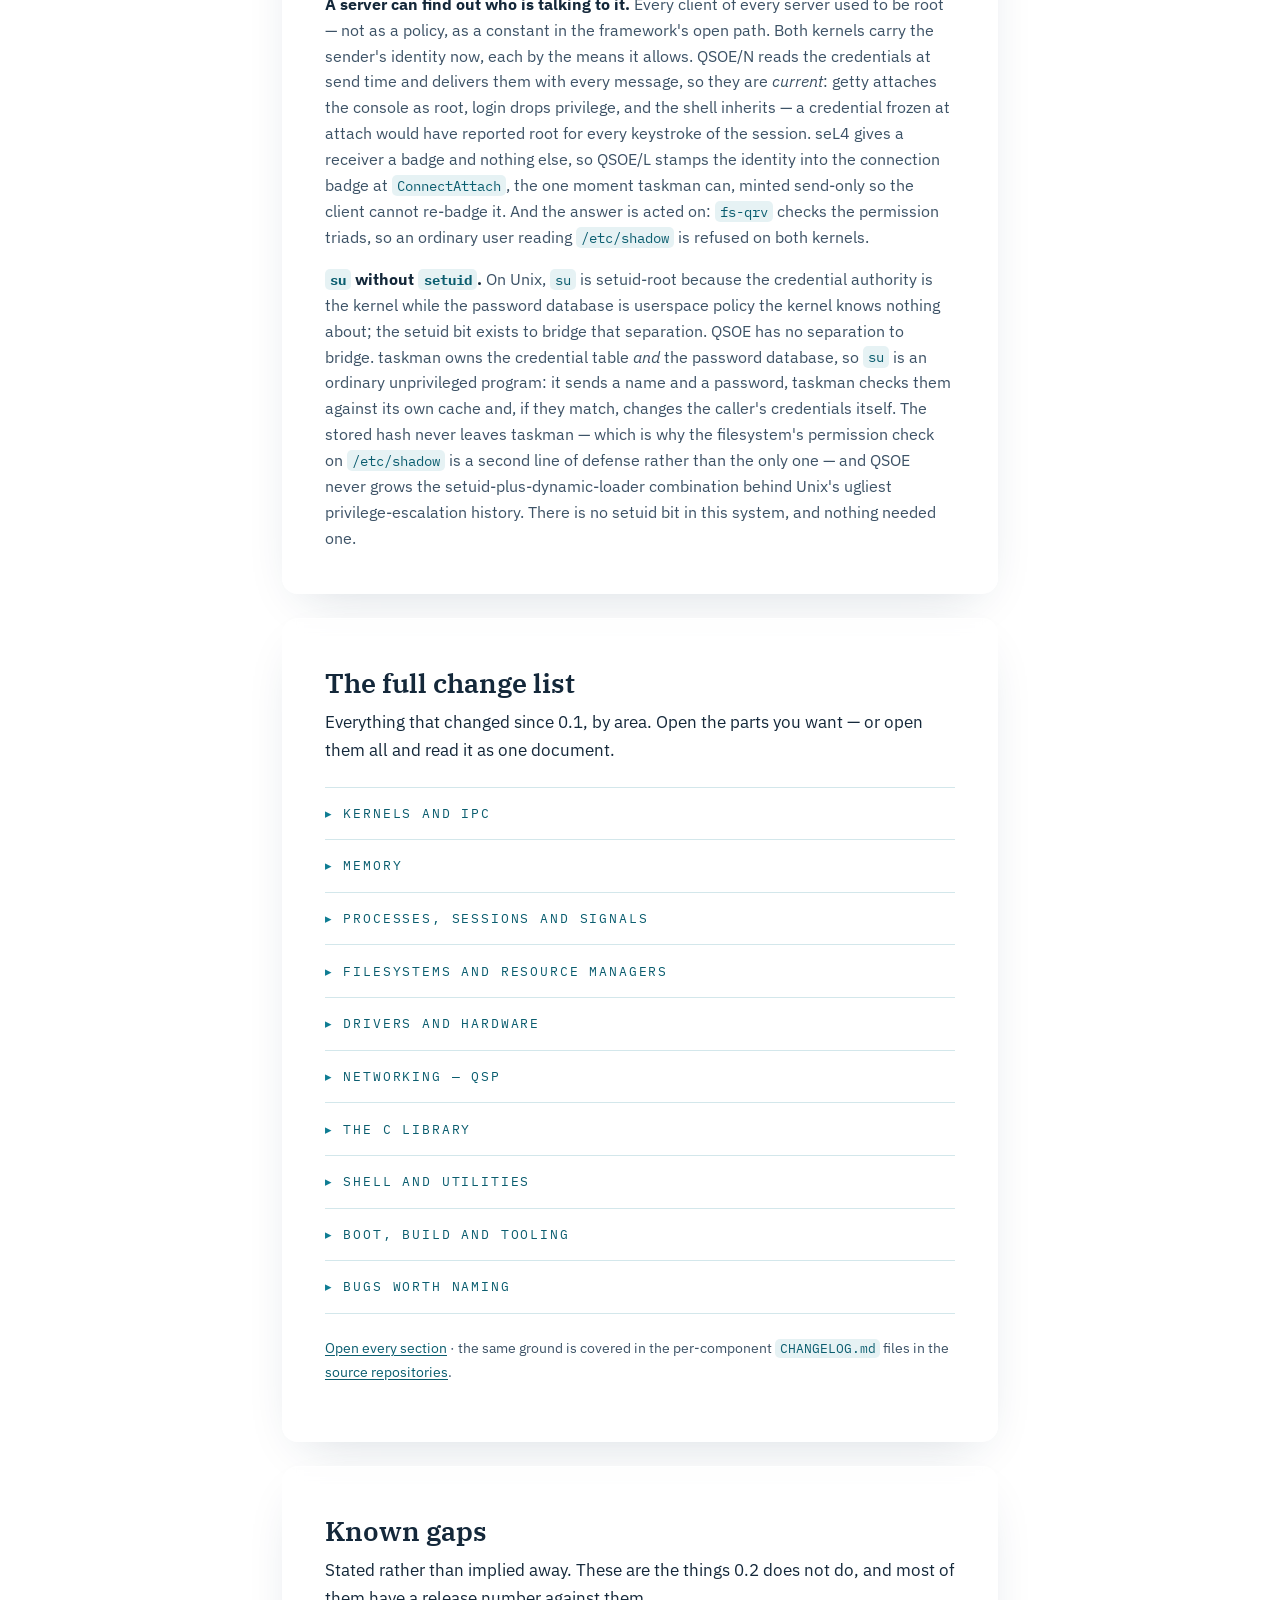
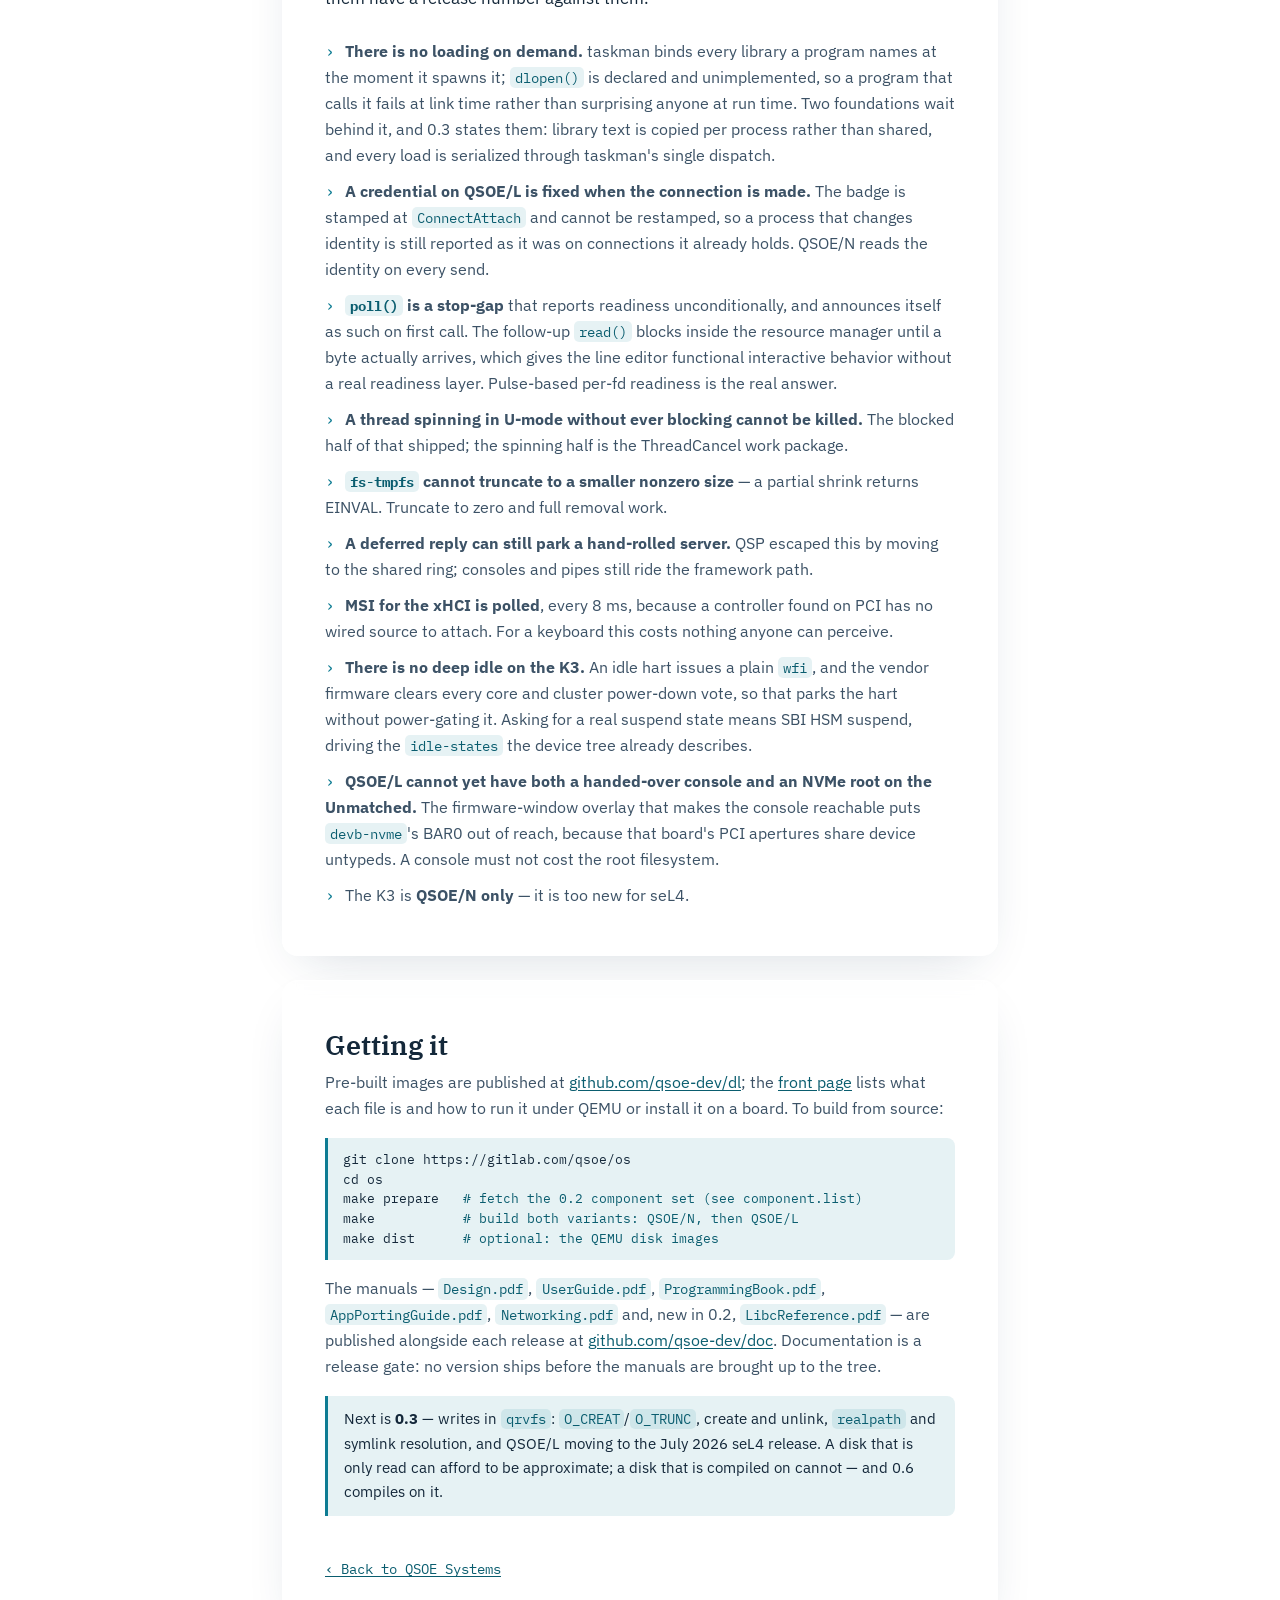
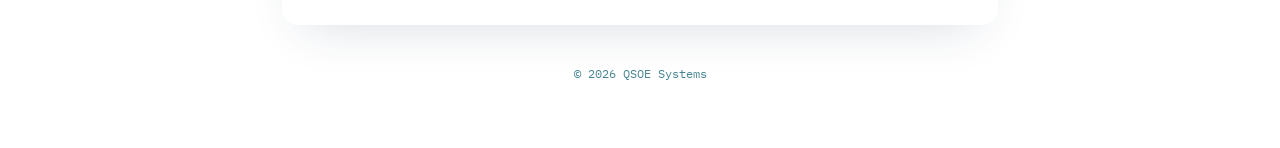
<file: qsoe_0.2.html>
<!DOCTYPE html>
<html lang="en">
<head>
  <meta charset="utf-8">
  <meta name="viewport" content="width=device-width, initial-scale=1">
  <title>QSOE 0.2 — release notes · QSOE Systems</title>
  <meta name="description" content="QSOE 0.2 release notes: a video console with a USB keyboard, a writable filesystem, QSP transparent distributed networking, a second silicon target, and everything else that changed since 0.1.">
  <link rel="icon" type="image/svg+xml" href="favicon.svg">
  <link rel="preconnect" href="https://fonts.googleapis.com">
  <link rel="preconnect" href="https://fonts.gstatic.com" crossorigin>
  <link href="https://fonts.googleapis.com/css2?family=IBM+Plex+Mono:wght@400;500&family=IBM+Plex+Sans:wght@400;500;600&family=IBM+Plex+Serif:wght@500;600&display=swap" rel="stylesheet">
  <link rel="stylesheet" href="style.css">
  <style>
    /* ---- release-notes page, expressed in the shared tokens ---- */

    .panels .panel + .panel { margin-top: 1.5rem; }

    .eyebrow {
      font-family: var(--font-mono);
      font-size: 0.78rem;
      font-weight: 500;
      letter-spacing: 0.16em;
      text-transform: uppercase;
      color: var(--accent-deep);
      margin: 0 0 0.4rem;
    }
    .panel h2.rel {
      font-size: clamp(1.9rem, 5vw, 2.4rem);
      line-height: 1.15;
      margin: 0 0 0.3rem;
    }
    .relmeta {
      font-family: var(--font-mono);
      font-size: 0.82rem;
      color: var(--accent-deep);
      margin: 0 0 1.4rem !important;
      opacity: 0.9;
    }

    /* component-set table */
    .vtable {
      width: 100%;
      border-collapse: collapse;
      font-size: 0.92rem;
      margin: 0.4rem 0 0.4rem;
    }
    .vtable th, .vtable td {
      text-align: left;
      padding: 0.42rem 0.7rem 0.42rem 0;
      border-bottom: 1px solid rgba(14, 124, 147, 0.16);
      color: var(--ink-soft);
    }
    .vtable th {
      font-family: var(--font-mono);
      font-size: 0.74rem;
      letter-spacing: 0.13em;
      text-transform: uppercase;
      color: var(--accent-deep);
      font-weight: 500;
    }
    .vtable td.v { font-family: var(--font-mono); white-space: nowrap; }
    .vtable td.now { color: var(--ink); font-weight: 500; }
    .vtable .what { color: var(--ink); }

    /* table of contents */
    .toc {
      list-style: none;
      margin: 0.6rem 0 0;
      padding: 0;
      display: flex;
      flex-wrap: wrap;
      gap: 0.35rem 1.1rem;
      font-family: var(--font-mono);
      font-size: 0.86rem;
    }
    .toc a { text-decoration: none; }
    .toc a:hover { text-decoration: underline; }

    /* a highlight: bold lead-in, then prose */
    .hl { margin: 0 0 1.15rem; color: var(--ink-soft); }
    .hl b { color: var(--ink); }
    .hl:last-child { margin-bottom: 0; }

    /* nested detail under a tidy bullet */
    ul.tidy li p { margin: 0.25rem 0 0; }
    ul.tidy ul.tidy { margin-left: 1rem; }

    .note {
      margin: 1.2rem 0 0;
      padding: 0.7rem 1rem;
      border-left: 3px solid var(--accent);
      background: var(--code-bg);
      border-radius: 0 8px 8px 0;
      color: var(--ink) !important;
      font-size: 0.94rem;
    }

    pre.cmd {
      margin: 0.5rem 0 1rem;
      padding: 0.75rem 0.95rem;
      background: var(--code-bg);
      border-left: 3px solid var(--accent);
      border-radius: 0 8px 8px 0;
      font-family: var(--font-mono);
      font-size: 0.82rem;
      line-height: 1.5;
      color: var(--ink);
      overflow-x: auto;
      white-space: pre;
    }
    pre.cmd .c { color: var(--accent-deep); }

    .panel h3:first-of-type { margin-top: 1.4rem; }

    /* ---- collapsible sections, same idiom as the front page ---- */
    .folds { margin-top: 1.4rem; }
    .fold { border-top: 1px solid rgba(14, 124, 147, 0.18); }
    .fold:last-child { border-bottom: 1px solid rgba(14, 124, 147, 0.18); }
    .fold > summary {
      list-style: none;
      cursor: pointer;
      font-family: var(--font-mono);
      font-size: 0.82rem;
      letter-spacing: 0.14em;
      text-transform: uppercase;
      color: var(--accent-deep);
      padding: 0.95rem 0;
      display: flex;
      align-items: center;
      gap: 0.6rem;
      user-select: none;
    }
    .fold > summary::-webkit-details-marker { display: none; }
    .fold > summary::before {
      content: "\25B8";
      color: var(--accent);
      display: inline-block;
      transition: transform 0.18s ease;
    }
    .fold[open] > summary::before { transform: rotate(90deg); }
    .fold[open] > summary { color: var(--ink); }
    .fold > summary:hover { color: var(--accent); }
    .fold-body { padding: 0 0 1.05rem 1.45rem; }
    .fold-body p { margin: 0 0 1rem; color: var(--ink-soft); }
    .fold-body p.lead { color: var(--ink); }
    .fold-body ul.tidy { margin: 0.4rem 0 1rem; }
    .fold-body h3:first-of-type { margin-top: 0.6rem; }
    @media (prefers-reduced-motion: reduce) {
      .fold > summary::before { transition: none; }
    }
  </style>
</head>
<body class="subpage">
  <div class="sky-cloud c1" aria-hidden="true"></div>
  <div class="sky-cloud c2" aria-hidden="true"></div>

  <div class="wrap">
    <header class="site-head">
      <a href="index.html"><img class="emblem" src="emblem.svg" alt="" aria-hidden="true"></a>
      <h1 class="site-title"><a href="index.html">QSOE&nbsp;Systems</a></h1>
      <nav class="tabs">
        <a class="tab" href="index.html">QSOE OS</a>
        <a class="tab" href="hfi/index.html">HFI</a>
        <a class="tab" href="index.html#contact">Contact</a>
      </nav>
    </header>

    <main class="panels">

      <!-- ================= OVERVIEW ================= -->
      <section class="panel">
        <p class="eyebrow">Release notes</p>
        <h2 class="rel">QSOE&nbsp;0.2</h2>
        <p class="lead">A screen, a keyboard, a writable filesystem — and two machines that can
           see each other's files.</p>
        <p class="relmeta">September 2026 · succeeds 0.1 (June 2026) · Apache-2.0</p>

        <p>0.1 was a system you watched over a serial cable. 0.2 is one you can sit at. A text
           console paints on a graphics card the firmware hands over, a USB keyboard types into it,
           the shell has pipelines and a two-panel file manager, and there is finally somewhere to
           write a file. Underneath, a second silicon target joined the first, three Ethernet
           drivers share one descriptor ring, and <strong>QSP</strong> — transparent distributed
           networking — lets one board open a path on another as if it were local.</p>

        <p>Both variants moved together, as they are meant to. Everything in userspace is byte-for-byte
           identical on the two kernels; where <span class="mono">QSOE/L</span> lagged
           <span class="mono">QSOE/N</span> during the cycle, it is said so below rather than implied
           away.</p>

        <figure class="shot shot-half">
          <img src="img/QSOE-N_running_on_K3.png" width="914" height="666"
               alt="QSOE/N booting on a SpacemiT K3 Pico-ITX: qrvfs mounted from NVMe, devn-dwmac link
                    up at 1000 Mb/s full duplex, the QSP station roster listing five stations, a USB
                    keyboard ready on slot 5, tmpfs mounts, and a login prompt.">
          <figcaption>QSOE/N on the SpacemiT K3 Pico-ITX &mdash; five stations on the roster, and
            <code>/net/k3</code> is this machine.</figcaption>
        </figure>

        <h3>The component set</h3>
        <table class="vtable">
          <thead>
            <tr><th>Component</th><th>What it is</th><th>0.1</th><th>0.2</th></tr>
          </thead>
          <tbody>
            <tr><td class="what"><code>nq</code></td>
                <td>QSOE/N — the Skimmer microkernel and its taskman</td>
                <td class="v">0.17</td><td class="v now">0.26</td></tr>
            <tr><td class="what"><code>lq</code></td>
                <td>QSOE/L — the seL4 taskman and its kernel seam</td>
                <td class="v">0.14</td><td class="v now">0.22</td></tr>
            <tr><td class="what"><code>libc</code></td>
                <td>the shared C library and <code>crt0</code></td>
                <td class="v">0.6</td><td class="v now">0.15</td></tr>
            <tr><td class="what"><code>quser</code></td>
                <td>the shared userspace: shell, drivers, servers, utilities</td>
                <td class="v">0.5</td><td class="v now">0.14</td></tr>
            <tr><td class="what"><code>mr-bml</code></td>
                <td>the bootloader (separate project, shipped alongside)</td>
                <td class="v">0.5.2</td><td class="v now">0.9</td></tr>
          </tbody>
        </table>
        <p style="font-size:0.9rem;">The umbrella records the tested set in
           <code>component.list</code>; <code>make prepare</code> checks out exactly these.</p>

        <h3>On this page</h3>
        <ul class="toc">
          <li><a href="#highlights">Highlights</a></li>
          <li><a href="#changes">Full change list</a></li>
          <li><a href="#gaps">Known gaps</a></li>
          <li><a href="#get">Getting it</a></li>
        </ul>
      </section>

      <!-- ================= HIGHLIGHTS ================= -->
      <section class="panel" id="highlights">
        <h2>Highlights</h2>
        <p class="lead">Ten things that make 0.2 a different system to use than 0.1.</p>

        <p class="hl"><b>A console on the glass.</b> <code>devc-hficon</code> paints a text console
           on a graphics controller the HFI firmware hands over — a GK208 on the Unmatched, the
           SoC display block on the K3 — and a <code>login:</code> prompt appears on the monitor.
           A read on that device <em>defers</em> rather than returning end-of-file, which is what
           makes a screen a terminal before any keyboard exists: a getty prints its banner once
           and waits, instead of looping forever on an EOF that was a lie about capability.</p>

        <p class="hl"><b>A USB keyboard types into it.</b> <code>devu-xhci</code> finds an xHCI
           controller either on the PCI bus or in the device tree, enumerates a HID keyboard, and
           injects characters into the console's parked read. Hot-plug is rescanned while the
           system runs. Verified on hardware with a 1989 DEC keyboard through a PS/2 adapter.</p>

        <p class="hl"><b>QSP — transparent distributed networking.</b>
           <code>open("/net/node2/dev/ser1")</code> opens the serial port on the <em>other</em>
           machine, and the resource manager over there is never told anything happened: it sees an
           ordinary local client. That is what makes every driver already written work across the
           net unmodified. The relay deliberately does not decode — exactly two message types are
           looked at, the open that names the resource and the close that releases it, and
           everything else crosses as bytes, so an application's own private protocol passes
           through unchanged.</p>

        <p class="hl"><b>A writable filesystem.</b> <code>fs-tmpfs</code> is the first place in QSOE
           you can create a file. It reconstructs RFS — a late-1990s block-map-and-B-tree design —
           in fresh C, with its store as a directory of 2&nbsp;MiB chunks mapped as blocks are first
           allocated: QSOE has no demand paging, so a 256&nbsp;MiB mount must not cost 256&nbsp;MiB
           of frames before a file exists. Names grow to 108 characters and the largest file to
           259&nbsp;MiB.</p>

        <p class="hl"><b>A second silicon target.</b> QSOE/N boots on the SpacemiT K3 Pico-ITX —
           sixteen harts, pure AIA with no PLIC anywhere on the SoC, DRAM at 4&nbsp;GiB, heterogeneous
           application and AI cores, and a firmware that runs management cores of its own. Most of
           that work was finding out which of the things Skimmer "knew" about a RISC-V board were
           facts and which were habits.</p>

        <p class="hl"><b>Ethernet, three controllers, one ring.</b> <code>devn-gem</code> (Cadence
           GEM, FU740), <code>devn-dwmac</code> (DesignWare EQoS, K3 and VisionFive&nbsp;2) and
           <code>devn-virtio</code> (QEMU) all sit behind <code>libnetdev</code>: one physically
           contiguous, <em>uncached</em> descriptor ring published to the client, free-running
           producer and consumer counters, doorbells as pulses. A frame is written once and read in
           place. The old read/write path was deleted rather than kept alongside, because two ways
           to move a frame means one of them rots.</p>

        <p class="hl"><b>Sessions, pipelines and job control.</b> A machine with two consoles needs
           "my terminal" to mean something per-process, so taskman gained a refcounted session with
           a process group and a controlling terminal, and <code>/dev/tty</code> is answered from
           the asking process's session rather than from a global alias. On top of that:
           <code>a | b</code> without <code>fork()</code>, <code>$(...)</code> into a capture object,
           Ctrl-C that reaches the command and then the shell, and a <code>ps</code> that says which
           console a process is on and why a thread is blocked.</p>

        <p class="hl"><b>The two-panel file manager, two releases early.</b> An orthodox
           Norton/Midnight-Commander-style manager is built into <code>qsh</code> — Ctrl-O enters
           the panels — with tagging, an F-key bar, a live command line, and <code>qedit</code>, a
           full-screen editor, behind F4. The roadmap had this at 0.4; the writable filesystem
           arriving early brought it forward.</p>

        <p class="hl"><b>A server can find out who is talking to it.</b> Every client of every server
           used to be root — not as a policy, as a constant in the framework's open path. Both kernels
           carry the sender's identity now, each by the means it allows. QSOE/N reads the credentials
           at send time and delivers them with every message, so they are <em>current</em>: getty
           attaches the console as root, login drops privilege, and the shell inherits — a credential
           frozen at attach would have reported root for every keystroke of the session. seL4 gives a
           receiver a badge and nothing else, so QSOE/L stamps the identity into the connection badge
           at <code>ConnectAttach</code>, the one moment taskman can, minted send-only so the client
           cannot re-badge it. And the answer is acted on: <code>fs-qrv</code> checks the permission
           triads, so an ordinary user reading <code>/etc/shadow</code> is refused on both kernels.</p>

        <p class="hl"><b><code>su</code> without <code>setuid</code>.</b> On Unix, <code>su</code> is
           setuid-root because the credential authority is the kernel while the password database is
           userspace policy the kernel knows nothing about; the setuid bit exists to bridge that
           separation. QSOE has no separation to bridge. taskman owns the credential table
           <em>and</em> the password database, so <code>su</code> is an ordinary unprivileged program:
           it sends a name and a password, taskman checks them against its own cache and, if they
           match, changes the caller's credentials itself. The stored hash never leaves taskman —
           which is why the filesystem's permission check on <code>/etc/shadow</code> is a second line
           of defense rather than the only one — and QSOE never grows the setuid-plus-dynamic-loader
           combination behind Unix's ugliest privilege-escalation history. There is no setuid bit in
           this system, and nothing needed one.</p>
      </section>

      <!-- ================= KERNELS ================= -->
      <!-- ================= THE FULL CHANGE LIST ================= -->
      <section class="panel" id="changes">
        <h2>The full change list</h2>
        <p class="lead">Everything that changed since 0.1, by area. Open the parts you want —
           or open them all and read it as one document.</p>
        <div class="folds">
          <details class="fold" id="kernels">
            <summary>Kernels and IPC</summary>
            <div class="fold-body">
          <p class="lead">Skimmer, the seL4 seam, and the message primitives above both.</p>

          <h3>Skimmer — new capability</h3>
          <ul class="tidy">
            <li><strong>Wired platform interrupts, without a new syscall.</strong>
                <code>QSOE_INTR_FLAGS_WIRED</code> tells <code>InterruptAttachThread</code> that the
                number it was given is a raw controller source rather than a QSOE vector — which is
                what a device tree actually gives a driver.</li>
            <li><strong>The attach says which hart it bound the source to.</strong> The kernel has the
                hart in its hand at that moment, so returning it costs nothing, while asking afterwards
                costs a taskman round trip. <code>devb-nvme</code> aims its MSI-X table entry at the
                answer. The same change finally maintains <code>irq_iid</code>, which had been
                documented but never kept.</li>
            <li><strong>Zicbom cache maintenance in U-mode</strong>, where the bus is not coherent.
                Without it a userspace driver on the K3 cannot own a DMA descriptor at all.</li>
            <li><strong><code>SYS_MSG_READV</code> and <code>SYS_MSG_WRITEV</code></strong> — vectored,
                positional access to a parked sender's message. A relay must move a message across a
                wire in fragments without ever holding it whole. The slots were reserved when the
                syscall groups were laid out, so no numbering moved.</li>
            <li><strong>Sleepers park on their own hart's deadline queue.</strong> Each hart's
                comparator is armed for the earlier of its next tick and its earliest sleeper, so a
                250&nbsp;µs sleep is no longer rounded up to a whole scheduling tick. A thread is bound
                to its hart for life, so expiry is a look at the head of a list and the wake is local
                rather than an IPI.</li>
            <li><strong>A credential the kernel may hold but never authors.</strong>
                <code>TM_PRIV_VSPACE_SET_CRED</code>, under the same contract as the sub-opcode that
                stamps the pid: taskman owns the policy, the kernel holds a copy only so it can report
                a <em>sender's</em> identity to a <em>receiver</em>.</li>
            <li><strong>Every PCI root complex is found and published</strong>, not the first one. The
                K3 has more than one.</li>
            <li><strong>The video controller's handoff block is found by the kernel</strong>, and a hart
                the character generator runs on is never started. That is a kernel duty rather than a
                driver's: by the time a driver could look, the hart would already have been taken.</li>
            <li><strong>Heterogeneous cores are recorded, not hidden.</strong> The K3's eight X100
                application harts and eight A100 AI harts are distinguished from the tree's own
                <code>cpu-ai</code> property, published as <code>TAG_CPUS</code> in the system map, and
                an auxiliary hart is <em>refused nothing</em> — placement is a policy decision, so
                drivers ask <code>qsoe_sysmap_ist_runmask()</code> instead of naming a hart.</li>
            <li><strong>Withheld harts are honored and announced.</strong> A <code>cpu@</code> node
                whose <code>status</code> is not <code>okay</code> belongs to firmware and is neither
                started nor counted.</li>
            <li><code>ConnectAttach</code> to a non-local node answers <strong><code>ENETDOWN</code></strong>
                on both kernels. It used to be <code>EINVAL</code> on one and <code>EHOSTUNREACH</code>
                on the other, and neither was right: the host is not unreachable, there is no
                distributed-networking manager on this machine to reach it through.</li>
            <li><code>SYS_CONNECT_CLIENT_INFO</code> is <strong>deleted, not implemented</strong>. It
                had a number, a libc prototype and an assembly stub, and no entry in the kernel's
                dispatch table — so the first program to ask would have reached
                <code>syscall_unimpl_panic()</code> and taken the machine down. That emptiness was
                correct: a credential is not a kernel fact, so a kernel asked for one could only invent
                it. <code>ConnectClientInfo</code> is an ordinary library call over
                <code>TM_REQ_GET_CRED</code> now.</li>
            <li>The kernel spinlock moved into a header of its own; five files stopped including the
                whole channel and message graph to reach a lock.</li>
          </ul>

          <h3>Skimmer — corrected</h3>
          <ul class="tidy">
            <li><strong>An interrupt attachment is torn down when its thread ends.</strong> Nothing
                removed an <code>intr_table</code> entry when its thread went away, so a driver thread
                that crashed left the kernel pointing at a thread that no longer existed, and the next
                fire panicked. That inverts the entire reason drivers live in userspace: <em>any process
                allowed to attach a source could halt the machine by attaching one and exiting.</em>
                Teardown now happens immediately before <code>TDF_ZOMBIE</code> is published, on the
                ending thread's own hart — which is not incidental, since an IMSIC enable bit lives in a
                CSR only that hart can reach.</li>
            <li><strong>A zombie thread could be scheduled and run.</strong> A thread destroyed by
                another had its VSpace dropped under the comment "it never runs again", but nothing took
                a merely RUNNABLE victim off the runqueue. Scheduled, it ran on the kernel boot page
                table and returned to U-mode at an address not mapped there. Reproduced on the Unmatched
                with a spawn loop and rapid Ctrl-C.</li>
            <li><strong>An rcvid stays positive for every generation a slot can reach.</strong> The
                per-slot generation was sixteen bits, so it reached bit 31 and an ordinary message
                arrived looking like an error — the resmgr skipped it, the kernel had already completed
                the rendezvous, and the sender stayed reply-blocked for good while the server went on
                serving everyone else, healthily and visibly. Not one message either: 32768 vanish
                before it wraps. Fifteen bits still gives ample ABA protection.</li>
            <li><strong><code>MsgReceive</code> reports the sender's own lengths</strong>, not how much
                was delivered into the receiver's buffer. A relay that must move a message larger than
                it will ever hold needs to know how big the message is; the field that was supposed to
                say had been reporting the truncation instead.</li>
            <li><strong>A pulse is not a bad rcvid.</strong> The kernel sets rcvid to 0 for a pulse
                precisely because there is no sender parked behind it, and folding that in with
                <code>rcvid&nbsp;&lt;&nbsp;0</code> printed <code>bad rcvid=0</code> on every pulse that
                reached taskman — where the one thing that must not happen next is a reply.</li>
            <li><strong>A resource manager keys per-open state on the scoid</strong>, not on the client's
                coid. A coid is unique only inside the process that holds it, so two processes' fd 3 are
                the same number at the server and landed on one open control block. The kernel had been
                stamping the scoid into every message all along.</li>
            <li>A U-mode fault with no usable crash stub now prints the thread, its VSpace and the
                installed <code>satp</code> before the panic. <code>satp</code> against
                <code>v_root_pa</code> is what separates "the space was torn down under a running
                thread" from "the thread is on a page table that is not its own" — and it is what found
                the zombie above.</li>
          </ul>

          <h3>QSOE/L — the seL4 seam</h3>
          <ul class="tidy">
            <li><strong>The vectored <code>Msg*</code> family is real.</strong> Built on two new taskman
                transfer directions — <code>TM_MSG_XFER_READ</code> and <code>TM_MSG_XFER_WRITE</code> —
                that reach a pending message positionally and leave the stash standing. They had been
                announcing stubs, and <code>qsp</code> relays through <code>MsgReadv</code>, so
                transparent distributed networking did not run on QSOE/L at all. It does now, both
                directions.</li>
            <li><strong>Every process gets a 64&nbsp;KiB stack and a guard page.</strong> It was two
                pages, and <code>qsh</code> ran 128 bytes past the bottom while sourcing an init
                fragment — on this kernel a silent write into whatever happened to be below. The size is
                QSOE/N's, and it has to be: the same userspace runs on both kernels, so a program that
                works on one and dies on the other over its stack is exactly the divergence a shared
                userspace exists to prevent.</li>
            <li><strong><code>msglen</code> was one word short</strong> — it counted the body and not the
                type word, so a server sizing a path from it read one byte too few, and every
                <code>open()</code> through the QSP relay came back <code>ENAMETOOLONG</code>.</li>
            <li><strong><code>dstmsglen</code> reported the receiver's buffer</strong>, which is a number
                the receiver already knows. It rides bits 32..51 of the seL4 label now, plus one, so a
                stored zero keeps its own meaning: nothing was stated.</li>
            <li><strong><code>MsgReceive</code> reported the sender's byte count as <code>msglen</code></strong>,
                which is defined as what landed in the caller's buffer, clamped — so anything trusting
                the field read past its own buffer. <code>srcmsglen</code> carries the unclamped figure
                and always did.</li>
            <li><strong>The bulk-transfer stash was keyed on the client pid alone</strong>, and it names
                a buffer inside that client. Any process could name a client with a bulk receive in
                flight and push its own bytes into that client's reply buffer. The identity of the
                exchange is the (client, server) pair, not either half of it.</li>
            <li><strong><code>read()</code> and <code>write()</code> chunked at 928 bytes</strong> — the
                raw message capacity — rather than <code>TM_IO_MAX</code>, which is what every resource
                manager sizes its buffers to. Thirty-two bytes more than the server had allocated.</li>
            <li><strong>A connection id is reported as a connection id.</strong>
                <code>MsgReceive</code> had been handing taskman's badge back as <code>info->pid</code>,
                with a comment still claiming the two were the same thing — silently mis-attributing
                every client a server looked at.</li>
            <li><strong>Every nonzero exit was reported as a signal.</strong> taskman stored a
                terminating process's exit code raw, and <code>WTERMSIG(s)</code> is
                <code>s&nbsp;&amp;&nbsp;0x7f</code> — so a child that exited 7 read as <em>killed by
                signal 7</em>, and <code>WEXITSTATUS</code> answered zero, while QSOE/N encoded the byte
                into bits 15..8. The same program reported different things on the two kernels.</li>
            <li><strong>The bulk bounce copy reaches any client VA</strong> — image frames and
                worker-thread stacks, not only mmap'd megapages.</li>
            <li><strong><code>ThreadJoin_r</code></strong>. The seam carried a reentrant
                <code>ThreadDetach_r</code>; join never got one, so the shared <code>pthread_join</code>
                would have found nothing to call — and a missing function here does not fail at load
                time, it resolves to zero and faults at pc 0.</li>
            <li><strong>A quiet boot.</strong> taskman mirrors seL4's untyped free-index arithmetic
                instead of probing it. There is no invocation that asks how much of an untyped is left,
                so the only way to find out was to retype and read the failure — and every probe printed
                <em>"Untyped Retype: Insufficient memory"</em> from the kernel, which had scrolled past
                every boot since May and looked exactly like the fault it is not. Boot, login and the
                full suite are silent now.</li>
            <li><strong>Device untypeds carve order-free where they can.</strong> A device UT's free
                index only advances, so mapping a high offset strands every lower one — and a driver must
                map a handoff block before it can learn where the array below it lives.</li>
            <li>A <code>_Static_assert</code> that <code>seL4_MsgMaxLength</code> still equals
                <code>QSOE_MSG_MAX_LENGTH</code>. They are the same number by adoption rather than by
                construction.</li>
          </ul>
            </div>
          </details>
          <details class="fold" id="memory">
            <summary>Memory</summary>
            <div class="fold-body">
          <p class="lead">Two processes can now share memory by name instead of by physical address —
             and memory a device writes can be asked for as uncached.</p>

          <ul class="tidy">
            <li><strong>Publishable regions.</strong> <code>TM_REQ_REGION_PUBLISH</code> /
                <code>MAP_REGION</code> / <code>REGION_REVOKE</code>. The owner names a range by its
                <em>virtual</em> address and gets an id back; whoever may map it names the id and never
                an address. Until now the only way to hand memory across a process boundary was
                <code>MAP_PHYS</code> — authority by assertion, and on QSOE/L not available for RAM at
                all, for exactly the reason seL4 is chosen.
                <p>Ownership is checked against the page table itself: every page of the range must be
                   mapped in the caller's VSpace, and the whole run must be one contiguous physical
                   range. An earlier attempt kept a ledger of everything taskman had handed out — a
                   second copy of a truth the page table already holds, which had to be bounded and
                   duly ran out: a USB host that allocates a page at a time filled all thirty-two
                   entries before the login prompt. The mapping <em>is</em> the ownership.</p>
                <p>Skimmer satisfies the request by mapping the owner's frames by physical address;
                   seL4 copies the owner's frame capabilities into the client's CSpace and maps them.
                   The caller cannot tell.</p></li>
            <li><strong>Uncached memory, and contiguous runs of it.</strong>
                <code>TM_REQ_ALLOC_PHYS</code> takes a flags word and no longer stops at one page. A
                longer request is served as one physically contiguous run — a device walks the range
                itself, and pages that merely happen to be adjacent in the caller's address space are no
                use to it. The ceiling is 2&nbsp;MiB, which is not arbitrary: QSOE/L serves this from one
                seL4 Mega_Page, so a driver staying under it runs unchanged on both kernels.</li>
            <li><strong><code>QSOE_ALLOC_UNCACHED</code></strong> maps the pages with Svpbmt's NC memory
                type — for memory a device writes behind the CPU's back in units smaller than a cache
                block, where no amount of cache maintenance is correct: a clean writes back a whole
                block, a block holds several descriptors, and it always carries a stale copy of somebody
                else's. On a hart without Svpbmt the request is <strong>refused</strong>, not quietly
                downgraded — handing back cached memory produces a driver that works until it does not,
                which is the failure the flag exists to end.</li>
            <li><strong><code>TM_REQ_MAP_FDT</code> is retired.</strong> The device tree is well-known
                region <code>QSOE_REGION_FDT</code> now, published once at startup. The opcode and the
                region call differed only in naming a thing rather than an id; keeping both would have
                meant two mechanisms for one job, with the second being the one nobody maintained.</li>
            <li><code>MAP_PHYS</code> reaches device memory only on QSOE/L, deliberately: a process able
                to map RAM by address is a process able to map every other process.</li>
          </ul>
            </div>
          </details>
          <details class="fold" id="process">
            <summary>Processes, sessions and signals</summary>
            <div class="fold-body">
          <p class="lead">What "my terminal" means on a machine with two consoles, and what happens
             when something is killed.</p>

          <h3>Sessions and the controlling terminal</h3>
          <ul class="tidy">
            <li><strong>taskman gains a refcounted session</strong> — leader, process group, and the path
                of the controlling terminal. <code>setsid()</code> starts a session with no terminal;
                <code>tcsetctty()</code> names one, in that order because POSIX says so. The sharing is
                the whole point: a terminal claimed once in getty is seen by login, by the shell login
                spawns, and by everything the shell runs after that.</li>
            <li><strong><code>/dev/tty</code> is answered from the asking process's session</strong>, not
                from a global alias. It cannot be a symlink and be correct — the name means "the terminal
                of whoever is asking", so one alias necessarily names the wrong device for half of a
                machine with two consoles. Before this, a login on the screen printed its password
                prompt down the serial line.</li>
            <li><strong>The terminal is stored as a path, not a descriptor.</strong> A QSOE fd is a raw
                coid straight onto the resource manager, so neither libc nor taskman can map one back to
                the name it was opened under — and the name is precisely what the pathmgr resolves.
                <code>tcsetctty()</code> is therefore named for what it does rather than borrowing a
                signature it cannot honor.</li>
            <li><strong><code>/proc</code> reports the session, the process group and the terminal</strong>,
                and <code>ps</code> shows a TTY column with no flag asked for. On a machine with one
                console that column is nearly free; on a machine with two it is the first question
                anyone asks.</li>
            <li><strong>A pulse can be sent to a channel taskman holds no connection to</strong>, for
                group signal delivery: taskman learns a process's signal chid when that process registers
                one, but has never opened a connection to it, and should not have to mint one just to
                deliver an interrupt to a foreground process group.</li>
          </ul>

          <h3>Spawn</h3>
          <ul class="tidy">
            <li><strong><code>posix_spawn</code> delivers its third argument.</strong> It never had.
                libc packed the environment onto the wire, the spawn handler unpacked it into a pointer
                array, and then dropped it, while the stack builder was fed a hardcoded empty
                <code>envp</code>. So <em>every process on this system started with an empty
                environment</em> — <code>posix_spawn</code> returned success, the child ran, and the
                variables were simply not there.</li>
            <li><strong><code>posix_spawn</code> honors its file actions.</strong> With no
                <code>fork()</code> there is no child to run <code>addopen</code> / <code>adddup2</code> /
                <code>addclose</code> in, so they are replayed into a <em>description</em> of the
                descriptor table the child will start with, and the spawn request carries that table
                over. An action with no meaning yet — <code>chdir</code>, <code>fchdir</code> — returns
                ENOSYS rather than being quietly skipped, and so does an unsupported <code>attrp</code>
                flag.</li>
            <li><strong>An inherited descriptor is the parent's open, not a new one.</strong> A resource
                manager keys per-open state on the id it issued, so a child given a fresh one arrives as
                a stranger holding a descriptor the server never opened — POSIX's shared file
                description turned into two unrelated ones.</li>
            <li>On QSOE/L, <strong>child fd N is CSpace slot <code>QSOE_CAP_FD_BASE&nbsp;+&nbsp;N</code></strong>,
                a reserved block of sixteen. A fixed convention rather than taskman-chosen slots,
                because then the child needs no table handed to it — only which fds it got, which it asks
                for once before <code>main()</code>. A CSpace cannot be read from inside.</li>
            <li>A descriptor whose binding outlived its connection is <strong>not</strong> offered to a
                child.</li>
          </ul>

          <h3>Ending a process</h3>
          <ul class="tidy">
            <li><strong>A killed process actually stops running.</strong> A default-terminate signal was
                delivered on the process's signal thread, which called <code>_Exit</code>, which
                terminated only itself. The process was reaped on paper — <code>waitpid</code> returned,
                the parent got SIGCHLD — while every other thread kept running, still holding whatever it
                had claimed. A shell killed while parked reading a console left that console owned
                forever: the next getty opened the device, arrived as a different client, was refused
                EBUSY, exited, and was respawned — a loop that took the screen away permanently on behalf
                of a process that no longer existed.
                <p>Three things were missing and all three are here. Cross-thread destroy accepts any
                   BLOCKED target wherever it is parked, rather than only one parked in receive — which
                   is why the thread that mattered, one parked in a read, could not be killed at all. The
                   kernel frees the server's pending-sender slot for a dying client and says so with an
                   unblock pulse carrying the rcvid. And <code>ThreadDestroy(-1)</code> means every other
                   thread of the process, as it does on QNX.</p></li>
            <li><strong>An interrupt character reaches the command, not the shell.</strong> The terminal
                driver holds the foreground process group and signals it, which is where QNX puts it too
                — the driver is what sees the keystroke arrive, so nothing else is in a position to turn
                it into a signal.</li>
            <li>Reserved system pulse codes are defined, and the synthetic side-channel coid window is
                gone — nothing ever allocated one, and the scoid does that job properly.</li>
          </ul>

          <h3>Credentials</h3>
          <ul class="tidy">
            <li><strong><code>struct _msg_info</code> carries the sender's credentials on QSOE/N</strong>,
                read at send time and delivered with every message. Both halves of that are load-bearing.
                A server <em>cannot ask</em> who its client is: taskman's dispatch is a single thread, so
                while it is parked sending a request to a server it cannot answer that server — and
                taskman opens files on a filesystem in order to spawn. Asking hung the first spawn after
                the root filesystem mounted.</li>
            <li>A server wanting POSIX's rights-fixed-at-open copies them into its per-open state, which
                is where that freeze belongs; a frozen one cannot be un-frozen.</li>
            <li><strong>taskman answers <code>TM_REQ_GET_CRED</code></strong> on both kernels, and
                <code>ConnectClientInfo</code> is an ordinary library call over it.</li>
            <li><strong>A file belongs to whoever made it.</strong> <code>fs-tmpfs</code> nodes have
                carried <code>uid</code>/<code>gid</code> fields all along with nothing writing them.</li>
            <li><strong>On QSOE/L the credential rides in the connection badge.</strong> seL4 hands a
                receiver a badge and nothing else, and taskman cannot be asked mid-flight who a client
                is, so the identity is stamped at <code>ConnectAttach</code> — the one moment it can be
                — and the capability is minted send-only, so the holder cannot re-badge it. An id too
                wide for the field is refused rather than truncated: the smallest id is 0, and silently
                granting the superuser is not a rounding error. The trade is that the badge is fixed for
                the life of the connection, where QSOE/N's is read fresh on every send.</li>
            <li><strong>The credentials are acted on, not merely delivered.</strong> <code>fs-qrv</code>
                checks the permission triads against the caller on both kernels, so an ordinary user
                reading <code>/etc/shadow</code> gets EPERM — mode bits that mean something, rather than
                decoration on a filesystem where everybody was root.</li>
            <li><strong><code>su</code> needs no setuid bit, and QSOE has none.</strong>
                <code>TM_REQ_BECOME_USER</code> carries a name and a password to taskman, which owns both
                the credential table and the password cache: it verifies and changes the caller's identity
                itself. The privileged step lives in the server that already holds the authority, so no
                privileged intermediary program has to exist — and the stored hash never leaves
                taskman.</li>
          </ul>
            </div>
          </details>
          <details class="fold" id="fs">
            <summary>Filesystems and resource managers</summary>
            <div class="fold-body">
          <p class="lead">The first writable filespace, and the verbs a server needs to be told about
             it.</p>

          <h3><code>fs-tmpfs</code> — RFS</h3>
          <ul class="tidy">
            <li>QSOE has had no writable filespace. This is it. RFS is reconstructed in C from a
                late-1990s x86 assembly filesystem whose block allocation maps and B-tree directories
                were in turn adapted from David Lindauer's OS-32 kernel. The design is carried over
                intact; the code is fresh.</li>
            <li>What made it port cleanly is that RFS names storage by block number and never by
                pointer, which allows the one structural change: instead of a contiguous RAM disk
                reserved up front, the store is a directory of 2&nbsp;MiB chunks mmap'd as blocks are
                first allocated. An idle mount costs a handful of pages; the size is a cap against
                runaway growth, not a reservation.</li>
            <li>The geometry is the original's proportions at modern sizes — 4&nbsp;KiB blocks, a
                256-byte node header and 128-byte entries land on 30 entries per node, exactly the
                original pair — so every split, concatenate and roll invariant carries over unchanged,
                while names grow from 20 to 108 characters and the largest file from 16&nbsp;MiB to
                259&nbsp;MiB.</li>
            <li>Three parts of the original were unfinished and are written here rather than translated:
                path resolution, reading a directory, and the B-tree's root collapse on removal. Two
                further departures are deliberate: a directory's head block number never changes, and
                "." and ".." are synthesized rather than stored.</li>
          </ul>

          <h3>The resource-manager framework</h3>
          <ul class="tidy">
            <li><strong><code>_IO_SETATTR</code></strong> — chmod, chown and truncate are the same
                operation on a different field, so they are one verb. It reaches the framework's
                <code>adjust()</code> method, which had been defined, implemented by
                <code>fs-tmpfs</code>, and unreachable for want of a message. Numbered inside the
                <code>_IO_</code> range so one frame serves twice: on a connection the badge names the
                object; with a path taskman resolves and forwards.</li>
            <li><strong>Removal reaches a Provider.</strong> <code>tm_unlink</code> used to answer ENOSYS
                for any path an external resource manager owned, so no filesystem could remove anything
                however writable. It forwards the caller's frame to the owning server now, the same shape
                spawn-from-filesystem already uses, and returns the server's own errno.
                <code>mkdir()</code>, <code>rmdir()</code> and <code>unlink()</code> reach a server on
                both kernels.</li>
            <li><strong><code>_IO_CONTROL</code> dispatches to a Provider's <code>control()</code>
                method</strong>, and <code>devcontrol()</code> is the client end — what QSOE has instead
                of <code>ioctl()</code>. Three unsigned values rather than one signed integer with all
                three packed into it: the subsystem addressed, the direction the bytes travel, and that
                subsystem's own command ordinal. The direction is checked against the byte counts before
                the server is entered, so a caller claiming to read while offering no capacity is refused
                at the boundary; and because the subsystem is a field rather than a prefix baked into the
                number, two providers of different kinds may both call their first command 1. That
                surface is much of what made the shared network ring possible.</li>
            <li><strong>One catalog names the parts of the system, and both users of a name share it.</strong>
                <code>&lt;qsoe/ctlcodes.h&gt;</code> numbers the subsystems — kernel, taskman, character
                devices, terminals, video, input, PCI, block, USB, filesystems, network, QSP, log, power,
                RTC, random — in a deliberately sparse 16-bit space, so a new driver family lands beside
                its relatives rather than at the end. Those numbers <em>are</em> the slog major codes:
                <code>&lt;sys/slogcodes.h&gt;</code> defines its <code>_SLOGC_*</code> names in terms of
                them. A log record and a control command about the same subsystem cannot disagree about
                what that subsystem is called.</li>
            <li><strong>Pipes are an ordinary resource manager</strong> that clients open twice, with
                capture objects so a shell can read a command's output for <code>$(...)</code>.
                taskman's <code>TM_REQ_PIPE_CREATE</code> is deleted on both kernels.</li>
            <li>An end lives until its <em>last</em> holder closes: taskman gives an inherited fd the
                parent's connection id on purpose, so parent and child share one binding and the server
                sees one scoid.</li>
            <li>libressrv locks its deferred-call pool.</li>
            <li><strong><code>/dev/urandom</code></strong>, served by taskman over a SplitMix64 generator
                in libtaskman, seeded from <code>CLOCK_MONOTONIC</code>. Nothing in QSOE could get an
                unpredictable byte before. <code>/dev/random</code> is deliberately absent — it would have
                to be a lie or a stub that blocks forever, and the honest thing is for the name not to
                resolve until there is something real behind it.</li>
            <li><strong><code>/sys</code> grows.</strong> The hostname, the mount table, and the fields
                <code>uname</code> reads — so the release string comes from <code>git describe</code> and
                no literal needs bumping anywhere.</li>
            <li><code>ls</code> can tell a failed <code>readdir</code> from the end of a directory.</li>
          </ul>
            </div>
          </details>
          <details class="fold" id="drivers">
            <summary>Drivers and hardware</summary>
            <div class="fold-body">
          <p class="lead">A screen, a keyboard, three network controllers, and a second board to run
             them on.</p>

          <h3>The SpacemiT K3 Pico-ITX</h3>
          <ul class="tidy">
            <li><strong>A board concept.</strong> Kconfig gains a <em>Target boards</em> menu
                (<code>PLAT_QEMU_VIRT</code>, <code>PLAT_SIFIVE</code>, <code>PLAT_K3</code>), several
                selectable at once. The board turns out to be a <strong>link-time property alone</strong>:
                once the kernel derives its own physical load address at run time, no compiled object
                carries one, so every board shares one set of objects and differs only in the link
                step.</li>
            <li><strong>The IMSIC interrupt-file stride is derived, not assumed.</strong> A file is one
                page, but consecutive harts' files are not one page apart: each hart owns
                2^<code>guest-index-bits</code> pages, and the K3 declares 6, making its real stride
                256&nbsp;KiB. Every hart above hart 0 would have had its MSIs written into the wrong page
                — nothing faulting, the interrupts simply never arriving.</li>
            <li><strong>The S-mode APLIC is identified by its <code>msi-parent</code></strong>, the IMSIC
                it sends to, instead of by the console UART's <code>interrupt-parent</code>. The old
                coupling made the interrupt controller depend on recognizing a serial port: an unknown
                console left no APLIC, the PLIC backend was selected, and <code>plic_init</code> panicked
                — on a SoC that has no PLIC, with nothing in the message pointing at the UART that caused
                it.</li>
            <li><strong>The identity map no longer starts at a compile-time constant.</strong> With DRAM
                at 4&nbsp;GiB the stale value paved over <code>TASKMAN_VA_BASE</code> with megapage
                leaves and panicked at the first user blob.</li>
            <li><strong>Physical-memory tables sized for a SoC with companion firmware.</strong> Eight
                exclusions came from QEMU virt and the FU740, which use five between them; the K3 needs 29
                before the first page table exists. Now 64, and an overflow names the region that did not
                fit.</li>
            <li><code>head.S</code> bounds-checks the hartid the firmware enters on, in both the primary
                and secondary paths, and announces over SBI DBCN before halting. A failed
                <code>sbi_hart_start</code> is remembered, so a refused start no longer surfaces 500&nbsp;ms
                later as a timeout on a hart that was never started.</li>
            <li>The initrd need not lie inside the RAM the kernel manages; <code>mem_info</code> describes
                the bank the kernel manages rather than whichever <code>memory@</code> node was parsed
                last, and says out loud when higher banks go unused.
                <code>CONFIG_MAX_CPU_COUNT</code> defaults to 16.</li>
            <li>The K3's console: <code>spacemit,k1-uart</code> / <code>intel,xscale-uart</code> /
                <code>snps,dw-apb-uart</code> are recognized beside <code>ns16550a</code>, and the FDT
                walker names the part's <em>flavor</em> rather than answering yes or no.
                <code>reg-shift</code> and <code>reg-io-width</code> are parsed and published — a byte
                access at the right address on this part reads a byte lane, not the register — and the
                xscale flavor sets <code>IER.UUE</code>, without which the block is simply off while every
                register still reads back plausibly.</li>
            <li>The K3's RTC (<code>mrvl,mmp-rtc</code>: one MMIO register holding Unix seconds, with no
                bus protocol in front of it) is published through the sysmap beside goldfish and the
                DA9063.</li>
          </ul>

          <h3>Console and input</h3>
          <ul class="tidy">
            <li><strong><code>devc-hficon</code> — a console, not a display.</strong> Repaint goes
                through the controller's GPFIFO. A read <em>defers</em> instead of returning EOF, and the
                input seam is push, not pull: the keyboard driver, whenever it comes up, opens the
                console's published path and injects characters — not scancodes, because translating what
                the hardware speaks belongs in the driver that understands that hardware.</li>
            <li><strong>Who owns the blink.</strong> The K3's character generator runs on a hart of its
                own and toggles the blink phase itself; writing that field from the driver made it the
                second writer on a word it does not own. The handoff block's
                <code>owned_hart_mask</code> says which controllers are like that.</li>
            <li><strong>The terminal knows its size.</strong> <code>devc-hficon</code> answers
                <code>TIOCGWINSZ</code> from the character grid the firmware handed over — it is the only
                party that knows, since the grid is mode-dependent and 80x24 is a guess that is sometimes
                simply wrong. <code>TIOCSWINSZ</code> is deliberately absent: a caller announcing a
                different size would be describing something that is not on the glass.</li>
            <li><strong><code>devu-xhci</code></strong> (renamed from <code>devu-dwc3</code>, for what it
                implements rather than the one core it was written on) class-matches an xHCI on the PCI
                bus and falls back to the device tree. A controller found on PCI has BAR0 mapped, memory
                decode and bus mastering enabled, and its PCI handle kept. Board-specific glue is gated on
                the board. Hot-plug rescanning every three seconds by default, with <code>-p</code> to
                change the period or turn it off.</li>
            <li><strong><code>sysact</code></strong> — the keyboard reports a chord and sysact decides
                from <code>sys_actions.conf</code> what it means, so a new binding is a line in a table
                and never a change to a driver. <code>devu-xhci</code> sends any Alt-held keystroke as a
                pulse rather than injecting text, which also fixes Alt being ignored outright:
                Ctrl-Alt-Del used to inject whatever Ctrl-Delete produced.</li>
            <li><code>devc-ser8250</code> takes its register shape and part quirks from the sysmap,
                inherits the firmware's baud rate instead of re-bauding, and does not reset the transmit
                FIFO when adopting the console. It had set the divisor to 1 — ignored by QEMU, about
                928&nbsp;kbaud at the K3's 14.857&nbsp;MHz UART clock — so the board's first successful
                boot ran the entire kernel, taskman and this driver's own spawn correctly, then turned to
                line noise the instant the driver touched its own port.</li>
            <li><code>devc-sersifive</code> gained job control, so Ctrl-C reaches the foreground
                group.</li>
          </ul>

          <h3>PCI and storage</h3>
          <ul class="tidy">
            <li><code>pci-server</code> drives several root complexes, gets BAR addresses right, and
                closes the bridge windows it never allocates from — which is what the K3's MSI-X turned
                out to depend on.</li>
            <li><strong>The firmware's layout is kept where firmware made one.</strong> Reassigning BARs
                underneath a display controller the firmware had handed over broke the handoff; the
                policy is now per-board and asks the narrower question it always meant — is the
                handed-over display controller behind PCI.</li>
            <li><code>devb-nvme</code> aims its MSI-X table entry at the hart the kernel reports for its
                interrupt attach, rather than at a plausible zero.</li>
            <li>Drivers ask the sysmap where to put an interrupt-service thread instead of naming
                hart&nbsp;1.</li>
            <li>The IRQ listings stopped printing numbers that contradict each other; the interrupt
                identity is named honestly and its hart reported.</li>
          </ul>
            </div>
          </details>
          <details class="fold" id="net">
            <summary>Networking — QSP</summary>
            <div class="fold-body">
          <p class="lead">The system had no networking of any kind at 0.1 — no sockets, no stack, no
             driver, not a line of it.</p>

          <ul class="tidy">
            <li><strong>The wire.</strong> <code>libvirtio</code> (the MMIO register block, the status
                handshake, 64-bit feature negotiation and the split virtqueue, in both transport
                versions), <code>devn-virtio</code> for QEMU, <code>devn-gem</code> for the Unmatched's
                Cadence GEM, and <code>devn-dwmac</code> for the DesignWare EQoS on the K3 and the
                VisionFive&nbsp;2.</li>
            <li><strong>The shared descriptor ring.</strong> A network driver used to be a resource
                manager like any other — <code>read()</code> a frame out, <code>write()</code> one back —
                which put every frame through a message round trip with an 896-byte payload cap, so a
                1514-byte Ethernet frame arrived in pieces that had to be reassembled by the very layer
                trying to measure the wire. At line rate that is some eighty thousand round trips a
                second. <code>libnetdev</code> replaces it: one physically contiguous uncached region,
                published; free-running producer and consumer counters; doorbells as pulses; a frame
                written once and read in place.</li>
            <li><strong>QSP circuits and transactions.</strong> <code>open("/net/node2/dev/ser1")</code>
                opens node 2's serial port, and reading and writing the descriptor reach it. Each station
                that comes up is registered at <code>/net/&lt;callsign&gt;</code>; longest-prefix
                resolution sends the directory to the framework and everything beneath a station to the
                relay, decided once at <code>open()</code> and never again per message.</li>
            <li><strong>The relay does not decode.</strong> The framework exists to turn a request into a
                typed method call, which is the one thing a transparent relay must never do. Exactly two
                message types are looked at, and everything else is forwarded as bytes without being
                understood — so an application's own private protocol crosses unchanged.</li>
            <li><strong>The division of labor between threads is forced rather than chosen.</strong>
                <code>MsgReadv</code> and <code>MsgWritev</code> act on the message the calling thread
                received, so the wire thread — which owns the interface and must never block — cannot
                touch a client's message at all. Work arriving for us is queued to a separate pool,
                because both ends of a two-station net run both roles and a station must not wait on
                itself.</li>
            <li><strong>Output split by audience.</strong> Which station this is, who else is out there,
                and when either changes stay on the console: on a net that is the operational picture and
                not diagnostics. Circuits, relayed messages, fragment boundaries and failed transactions
                go to slog. <code>net_dbg</code> and <code>net_trace</code> sit below the default floor,
                so they cost a load and a compare until asked for — which matters on this path
                specifically, since the relay is in the middle of every remote message.</li>
            <li><strong>A development station on the roster.</strong> <code>qspstation</code> speaks QSP
                from Linux user space, so a board can reach the build tree directly as
                <code>/net/&lt;station&gt;</code> instead of waiting for a program to be staged into an
                image. <code>workday</code> and <code>qfetch</code> fetch the day's working set over that
                link, into tmpfs mounts placed where they are wanted.</li>
            <li>Diagnostics: <code>qspinfo</code>, <code>netloop</code>, <code>netmirror</code>,
                <code>netpoke</code>, and a host-side frame sniffer for the emulated segment.</li>
          </ul>
            </div>
          </details>
          <details class="fold" id="libc">
            <summary>The C library</summary>
            <div class="fold-body">
          <p class="lead">One <code>libc.so</code>, around 85% shared at the source level between the
             two kernels.</p>

          <ul class="tidy">
            <li><strong>The POSIX surface a serious program expects to find</strong> — the sweep that
                made the file manager, the editor and the network tools compile without local
                workarounds.</li>
            <li><strong><code>R_RISCV_COPY</code> relocations are applied — and bound.</strong> A non-PIE
                executable that imports a data object from a shared library reaches it through a private
                copy in its own <code>.bss</code>, filled by the loader. Applying it is only half of what
                ELF asks: the copy must then <em>become</em> the definition for every other reference to
                that name, including the defining library's own, or the two drift apart the moment either
                side writes. Both halves now happen, on both kernels.</li>
            <li><code>crt0</code> calls <code>exit()</code> rather than <code>_exit()</code>, so
                <code>atexit</code> handlers and stdio flushing happen where a program expects them.</li>
            <li><strong>The run-time loader is gone, because nothing was running it.</strong> taskman
                loads the program, <code>libc.so</code> and every library named by
                <code>DT_NEEDED</code>, resolves them against one another and jumps to the entry point;
                probing showed the separate loader's relocation walker had never fired, in any process,
                on either kernel. <code>PT_INTERP</code> is gone from every binary — an interpreter path
                names who <em>would</em> load a program on a system that delegates, and this one does
                not — and <code>lib/ld-qsoe.so.1</code> no longer ships.</li>
            <li>The vectored <code>Msg*</code> family carries <strong>QNX 8's signatures type for
                type</strong> (<code>rcvid_t</code>, <code>size_t</code>, <code>ssize_t</code>,
                <code>const iov_t *</code> in both directions), and the plain forms call their own
                <code>_r</code> variants rather than re-issuing the syscall.</li>
            <li><code>pipe()</code>, <code>pipe2()</code> and capture objects; <code>posix_spawn</code>
                file actions; <code>mkdir()</code>, <code>rmdir()</code>, <code>unlink()</code>,
                <code>chmod()</code>, <code>chown()</code>, <code>truncate()</code>;
                <code>uname()</code> answering from <code>/sys</code>; <code>gethostname()</code> /
                <code>sethostname()</code>; the region and physical-allocation calls;
                <code>devcontrol()</code>; <code>setsid()</code>, <code>tcsetctty()</code> and the
                foreground group; <code>TIOCGWINSZ</code>.</li>
            <li><strong><code>ioctl()</code> is retired.</strong> Its defects are structural rather than
                incidental: one signed integer carrying the subsystem, the direction and the command,
                packed by macros that different systems pack differently — so a request code is not
                portable, the direction is a claim nobody verifies, and a code above
                <code>INT_MAX</code> arrives negative. <code>devcontrol()</code> carries the same three
                things as three unsigned values.</li>
            <li><strong>slog gained a verbosity threshold tested before the record is built</strong>, so
                a suppressed line costs a load and a compare rather than a format. Timestamps are
                monotonic, the ring can be drained by several readers, and <code>sloginfo -c</code> empties
                it. A major code for USB was added.</li>
            <li><code>pthread</code>'s static mutex and condvar initializers were wrong and are fixed.
                <code>ENETDOWN</code> and <code>ENOTEMPTY</code> exist. <code>gethostid</code> is
                deleted. <code>execve</code>'s announcing stub now lives once in the shared libc, since
                there is nothing OS-dependent about not having exec.</li>
            <li>U.S. spelling throughout the comments, and the current copyright address on the files
                that predate it.</li>
          </ul>
            </div>
          </details>
          <details class="fold" id="shell">
            <summary>Shell and utilities</summary>
            <div class="fold-body">
          <p class="lead">The part a person actually touches.</p>

          <h3><code>qsh</code></h3>
          <ul class="tidy">
            <li><strong>Pipelines without <code>fork()</code>.</strong> <code>a | b</code> works: every
                element is a <code>posix_spawn</code> and all but the last must be left running while the
                next starts — a pipe holds one page, so a producer run to completion first would
                wedge.</li>
            <li><strong><code>$(...)</code> runs into a capture object</strong> rather than a pipe, so a
                command substitution collects its output without a second process to drain it.</li>
            <li><strong>Ctrl-C stops a loop.</strong> The console driver signals the foreground process
                group and the shell gives that group to the child, so the child ended and the shell heard
                nothing — <code>while true; do cmd; done</code> quietly began its next iteration. A
                foreground child killed by an interrupt now interrupts the shell.</li>
            <li><strong>TAB completes a command or a file name</strong>, with the candidate listing sized
                from the terminal's real width.</li>
            <li><code>COLUMNS</code> and <code>LINES</code> are materialized at startup and the geometry
                comes from the terminal rather than a pinned 80x24 — but they are deliberately not
                exported, because a child must ask its own terminal and a size passed through the
                environment is a snapshot nothing can correct.</li>
            <li>Ctrl-C and <code>^D</code> behave at an interactive prompt.</li>
          </ul>

          <h3>The file manager and the editor</h3>
          <ul class="tidy">
            <li><strong>An orthodox two-panel file manager</strong> is built into <code>qsh</code> as
                <code>libcommander.a</code>; Ctrl-O enters the panels and <code>COMMANDER=1</code> brings
                the shell up in them. Directory navigation, descend and ascend, tagging, an F-key bar,
                a live command line that runs in the active panel's directory, a status line, and type
                colors. The working directory follows the active panel on exit.</li>
            <li><strong><code>qedit</code></strong> — a full-screen editor over a dynamic line array:
                load and save with CR/LF handling, insert, split and join, scrolling, and
                column-preserving vertical motion. Launched by F4 and usable standalone. One terminal
                key decoder is shared between the two.</li>
          </ul>

          <h3>Utilities</h3>
          <ul class="tidy">
            <li>New: <code>uname</code>, <code>mount</code>, <code>df</code>, <code>mkdir</code>,
                <code>rm</code>, <code>rtc</code>, <code>time</code>, <code>qfetch</code>,
                <code>workday</code>, <code>sysact</code>, and the network tools.</li>
            <li><code>mount</code> reports rather than mounts — there is no <code>mount(2)</code> here, a
                filesystem attaches by registering a name — and settles which names are filesystems by
                asking each one rather than from a list that would go stale. <code>df</code> asks the same
                question; both filesystems have had the numbers all along, printed once at mount and then
                unreachable.</li>
            <li><code>ps</code> shows a TTY column and says why a thread is blocked and on what —
                <code>REPLY(0x10001)</code> for a thread waiting on a server that owes it an answer,
                <code>SLEEP(250ms)</code> for one that is merely early.</li>
            <li><code>sloginfo</code> drains the whole ring rather than the first batch of it.</li>
            <li><code>getty</code> claims a session and a controlling terminal on every line.</li>
            <li><code>login</code> refuses on <code>geteuid()</code> <em>before</em> it prompts, so a
                caller who may not become somebody else never reaches a password read at all. See
                <a href="#bugs">Bugs worth naming</a> for why that ordering is the whole fix.</li>
          </ul>
            </div>
          </details>
          <details class="fold" id="build">
            <summary>Boot, build and tooling</summary>
            <div class="fold-body">

          <ul class="tidy">
            <li><strong>A self-booting QEMU disk image.</strong> <code>nvme.img</code> is a GPT UEFI
                disk: QEMU's firmware runs <code>mr-bml</code> from its ESP, and mr-bml's menu starts
                either variant straight off the disk — no <code>-kernel</code> juggling.
                <code>run-nvme.sh</code> wraps the right machine, firmware and disks for each variant and
                takes <code>NVME_IMG</code> / <code>VIRTIO_IMG</code> overrides.</li>
            <li><strong>The image is assembled by default</strong>, and everything the tree builds is
                staged onto it — including the drivers <code>sysinit</code> starts, which had been
                expected on a disk nothing put them on.</li>
            <li><strong>mr-bml 0.5.2 → 0.9</strong>: the loader this release is tested with, and the
                one the K3 requires — a board that keeps all of its memory above 4&nbsp;GiB. Its own
                changelog carries the rest.</li>
            <li><strong>A changed header rebuilds what it touches.</strong> No quser component tracked
                header dependencies, so a shared struct could grow and leave every object that was not
                itself edited compiled against the old layout — two halves of the system disagreeing about
                where a field is. The cause was <code>-MMD</code> where <code>-MD</code> was needed: QSOE
                headers arrive through <code>-isystem</code>, and <code>-MMD</code> omits exactly those.
                A program is also relinked when a library it links against changes.</li>
            <li><strong>The boot archive is asked for every time.</strong> With file prerequisites alone,
                make compared the archive against libc and the loader, found it newer, and skipped the
                recipe — so a rebuilt userland never reached the image. Not hypothetical: it shipped a
                five-hour-old userland to a board, including a <code>libc.so</code> predating symbols the
                on-disk programs were already linked against, with the kernel and taskman in that image
                current.</li>
            <li><strong>A two-machine emulator mode.</strong> <code>emu.sh</code> brings up two QEMU
                instances on one shared Ethernet segment, so a protocol that only means anything between
                two machines can be developed without two boards. It takes <code>EMU_EXTRA</code>, and
                refuses fewer than two harts — the character generator needs one of its own.</li>
            <li>Host tools: <code>mkgpt.py</code> (the GPT image builder), <code>mkubootenv.py</code>,
                <code>nvme-mrbml.cfg</code>, <code>qspsniff.py</code>, <code>qspstation.c</code>, and a CC
                wrapper that assembles QSOE through <code>rvasm</code>.</li>
            <li><code>component.list</code> records the tested component set for every tag; the umbrella
                <code>README</code> and <code>ROADMAP</code> were rewritten around the new 1.0 gate, and
                documentation moved to a centralized repository.</li>
          </ul>
            </div>
          </details>
          <details class="fold" id="bugs">
            <summary>Bugs worth naming</summary>
            <div class="fold-body">
          <p class="lead">Six defects that shipped in 0.1 and are closed in 0.2. What they had in
             common: none of them failed cleanly. Each answered plausibly and wrongly, which is the
             expensive kind.</p>

          <ul class="tidy">
            <li><strong>Any process could halt the machine by attaching an interrupt and ending.</strong>
                An entry in the kernel's interrupt table is a pointer to a thread, and the dispatcher
                schedules it. Nothing removed that entry when the thread went away: a driver thread that
                crashed, or simply returned, left the kernel pointing at a thread that no longer existed,
                and the next fire panicked. That inverts the entire reason drivers live in userspace.
                Teardown now happens immediately before the thread is published as a zombie, on the
                ending thread's own hart — which is not incidental, since an IMSIC enable bit lives in a
                CSR only that hart can reach.</li>
            <li><strong><code>login</code> was a password oracle.</strong> From an ordinary user's shell,
                <code>login root</code> with the <em>correct</em> password ended the session and a wrong
                one did not — so an unprivileged user could test root's password and read the answer off
                the difference. The eviction was not the credential switch failing, which is what it
                looked like: it was ksh's <code>login=exec login</code> alias, inherited wholesale, which
                turns every ordinary refusal into a logout. Closed by refusing on <code>geteuid()</code>
                <em>before the prompt</em>, so no password is read and the two outcomes cannot
                differ.</li>
            <li><strong>The 32769th message on a connection slot vanished, and its sender waited for
                ever.</strong> The per-slot generation counter was sixteen bits wide inside a signed
                32-bit rcvid, so it reached bit 31 and an ordinary message arrived looking like an error.
                The server skipped it; the kernel had already completed the rendezvous, so that sender
                stayed reply-blocked for good while the server went on serving everyone else, healthily
                and visibly. Fifteen bits still gives ample protection against a reused slot.</li>
            <li><strong>A thread destroyed by another could be scheduled and run.</strong> The victim was
                zombified and had its address space dropped under the comment "it never runs again" — but
                nothing took a merely runnable victim off the run queue. Scheduled, it ran on the kernel
                boot page table and returned to U-mode at an address not mapped there. Reproduced on the
                Unmatched with a spawn loop and rapid Ctrl-C.</li>
            <li><strong>Every program that returned from <code>main</code> skipped its own exit.</strong>
                <code>crt0</code> called <code>_exit</code>, and C says returning from main is calling
                <code>exit</code>: atexit handlers never ran, stdio never flushed, and descriptors were
                never handed back to the servers holding them. The last one is what bites — a producer in
                <code>a | b</code> ended without telling the pipe, so the consumer waited for an
                end-of-file that could not arrive.</li>
            <li><strong>Every process spawned on QSOE/N started with an empty environment.</strong> The
                spawn handler built the child's initial stack from a literal empty vector instead of the
                one its caller passed, so <code>login</code> could set <code>USER</code> and
                <code>HOME</code>, spawn a shell, and the shell would have neither. QSOE/L had been
                delivering it all along, which is exactly the kind of divergence a shared userspace
                exists to make visible.</li>
          </ul>
            </div>
          </details>
        </div>
        <p style="margin-top:1.4rem; font-size:0.9rem;">
           <a href="#" id="expand-all">Open every section</a> · the same ground is covered in the
           per-component <code>CHANGELOG.md</code> files in the
           <a href="https://gitlab.com/qsoe">source repositories</a>.</p>
      </section>


      <!-- ================= GAPS ================= -->
      <section class="panel" id="gaps">
        <h2>Known gaps</h2>
        <p class="lead">Stated rather than implied away. These are the things 0.2 does not do, and
           most of them have a release number against them.</p>

        <ul class="tidy">
          <li><strong>There is no loading on demand.</strong> taskman binds every library a program
              names at the moment it spawns it; <code>dlopen()</code> is declared and unimplemented, so
              a program that calls it fails at link time rather than surprising anyone at run time. Two
              foundations wait behind it, and 0.3 states them: library text is copied per process rather
              than shared, and every load is serialized through taskman's single dispatch.</li>
          <li><strong>A credential on QSOE/L is fixed when the connection is made.</strong> The badge is
              stamped at <code>ConnectAttach</code> and cannot be restamped, so a process that changes
              identity is still reported as it was on connections it already holds. QSOE/N reads the
              identity on every send.</li>
          <li><strong><code>poll()</code> is a stop-gap</strong> that reports readiness
              unconditionally, and announces itself as such on first call. The follow-up
              <code>read()</code> blocks inside the resource manager until a byte actually arrives,
              which gives the line editor functional interactive behavior without a real readiness
              layer. Pulse-based per-fd readiness is the real answer.</li>
          <li><strong>A thread spinning in U-mode without ever blocking cannot be killed.</strong> The
              blocked half of that shipped; the spinning half is the ThreadCancel work package.</li>
          <li><strong><code>fs-tmpfs</code> cannot truncate to a smaller nonzero size</strong> — a
              partial shrink returns EINVAL. Truncate to zero and full removal work.</li>
          <li><strong>A deferred reply can still park a hand-rolled server.</strong> QSP escaped this by
              moving to the shared ring; consoles and pipes still ride the framework path.</li>
          <li><strong>MSI for the xHCI is polled</strong>, every 8&nbsp;ms, because a controller found
              on PCI has no wired source to attach. For a keyboard this costs nothing anyone can
              perceive.</li>
          <li><strong>There is no deep idle on the K3.</strong> An idle hart issues a plain
              <code>wfi</code>, and the vendor firmware clears every core and cluster power-down vote,
              so that parks the hart without power-gating it. Asking for a real suspend state means SBI
              HSM suspend, driving the <code>idle-states</code> the device tree already describes.</li>
          <li><strong>QSOE/L cannot yet have both a handed-over console and an NVMe root on the
              Unmatched.</strong> The firmware-window overlay that makes the console reachable puts
              <code>devb-nvme</code>'s BAR0 out of reach, because that board's PCI apertures share
              device untypeds. A console must not cost the root filesystem.</li>
          <li>The K3 is <strong>QSOE/N only</strong> — it is too new for seL4.</li>
        </ul>
      </section>

      <!-- ================= GET IT ================= -->
      <section class="panel" id="get">
        <h2>Getting it</h2>
        <p>Pre-built images are published at
           <a href="https://github.com/qsoe-dev/dl">github.com/qsoe-dev/dl</a>; the
           <a href="index.html">front page</a> lists what each file is and how to run it under QEMU or
           install it on a board. To build from source:</p>
        <pre class="cmd">git clone https://gitlab.com/qsoe/os
cd os
make prepare   <span class="c"># fetch the 0.2 component set (see component.list)</span>
make           <span class="c"># build both variants: QSOE/N, then QSOE/L</span>
make dist      <span class="c"># optional: the QEMU disk images</span></pre>
        <p>The manuals — <code>Design.pdf</code>, <code>UserGuide.pdf</code>,
           <code>ProgrammingBook.pdf</code>, <code>AppPortingGuide.pdf</code>,
           <code>Networking.pdf</code> and, new in 0.2, <code>LibcReference.pdf</code> — are published
           alongside each release at
           <a href="https://github.com/qsoe-dev/doc">github.com/qsoe-dev/doc</a>. Documentation is a
           release gate: no version ships before the manuals are brought up to the tree.</p>
        <p class="note">Next is <strong>0.3</strong> — writes in <code>qrvfs</code>:
           <code>O_CREAT</code>/<code>O_TRUNC</code>, create and unlink, <code>realpath</code> and
           symlink resolution, and QSOE/L moving to the July&nbsp;2026 seL4 release. A disk that is
           only read can afford to be approximate; a disk that is compiled on cannot — and 0.6
           compiles on it.</p>
        <a class="back-link" href="index.html">Back to QSOE Systems</a>
      </section>

    </main>

    <footer>© <span id="year">2026</span> QSOE Systems</footer>
  </div>

  <script>
    (function () {
      document.getElementById('year').textContent = new Date().getFullYear();

      // a link into a collapsed section must open it, not silently do nothing
      function openTarget() {
        var id = (location.hash || '').replace('#', '');
        if (!id) return;
        var el = document.getElementById(id);
        while (el) {
          if (el.tagName === 'DETAILS') el.open = true;
          el = el.parentElement;
        }
      }
      window.addEventListener('hashchange', openTarget);
      openTarget();

      var all = document.getElementById('expand-all');
      all.addEventListener('click', function (e) {
        e.preventDefault();
        var folds = document.querySelectorAll('.fold');
        var anyClosed = Array.prototype.some.call(folds, function (f) { return !f.open; });
        Array.prototype.forEach.call(folds, function (f) { f.open = anyClosed; });
        all.textContent = anyClosed ? 'Close every section' : 'Open every section';
      });
    })();
  </script>
</body>
</html>
</file>
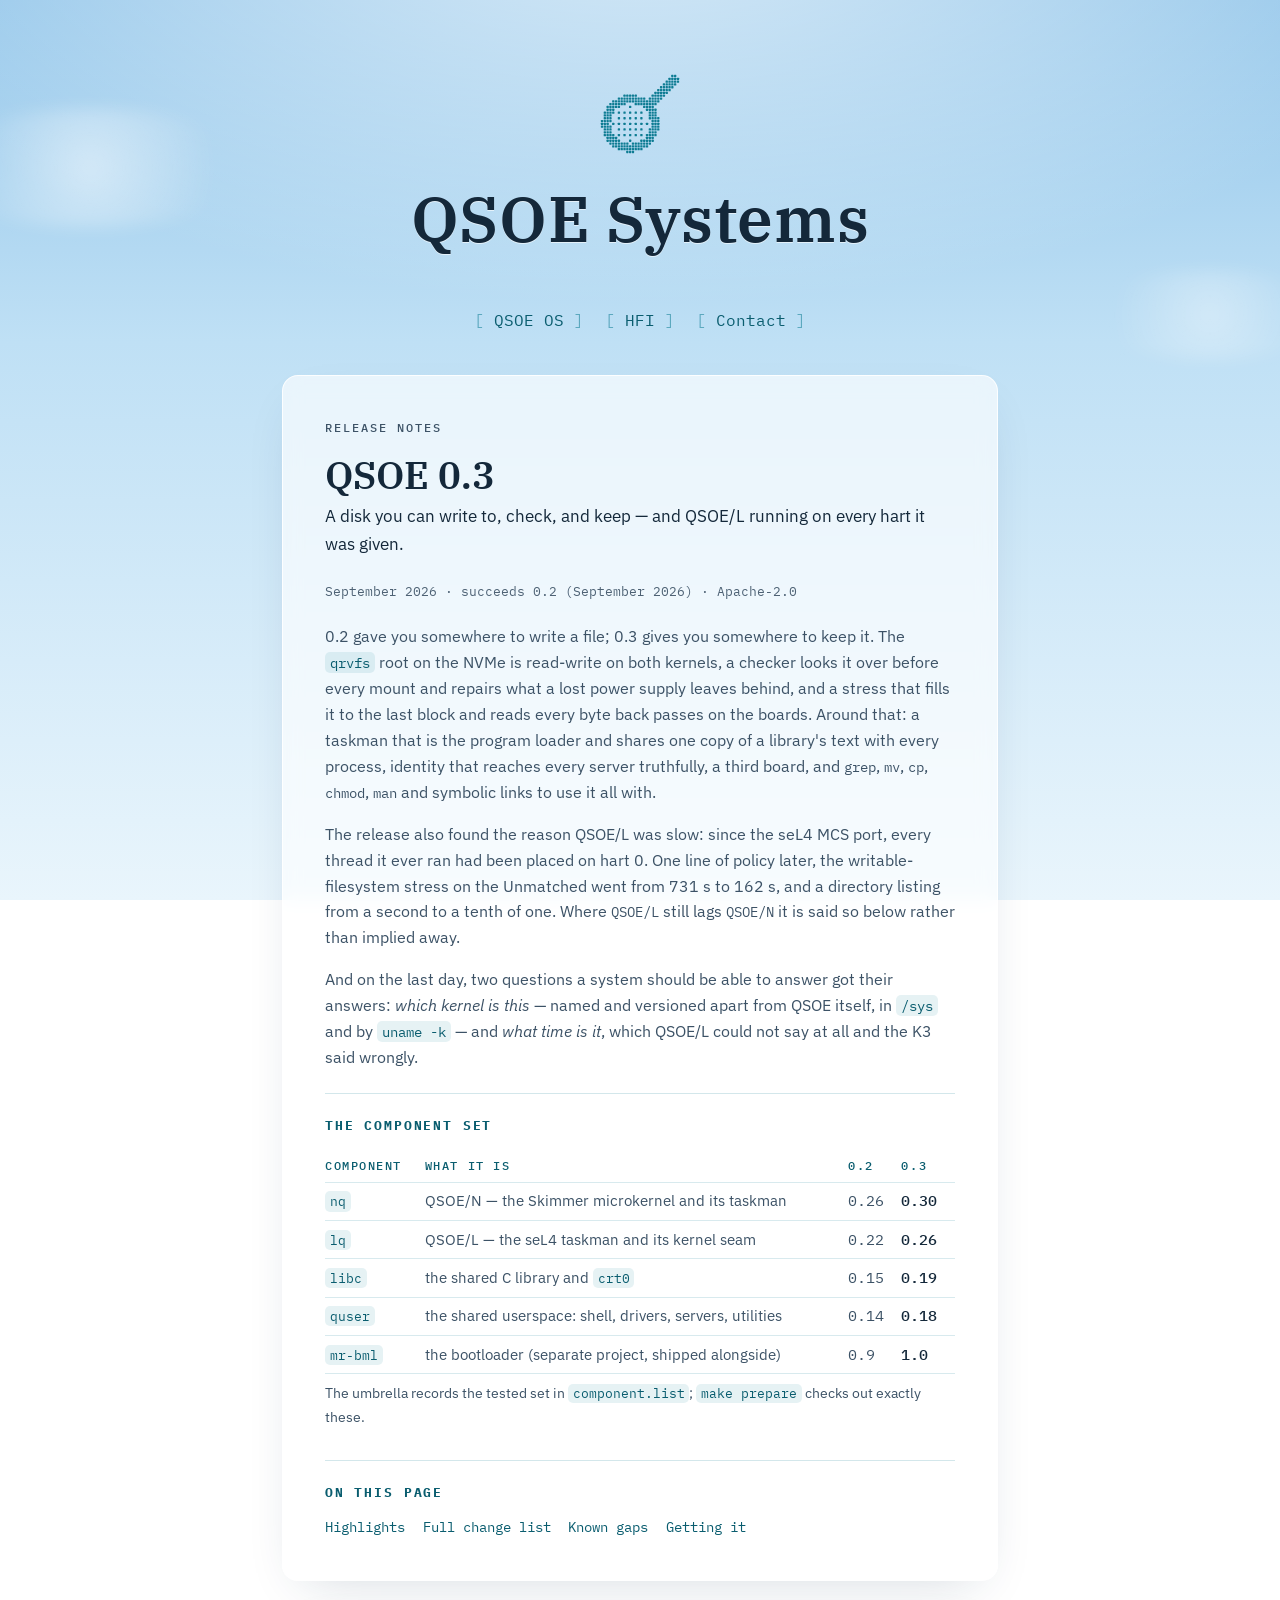
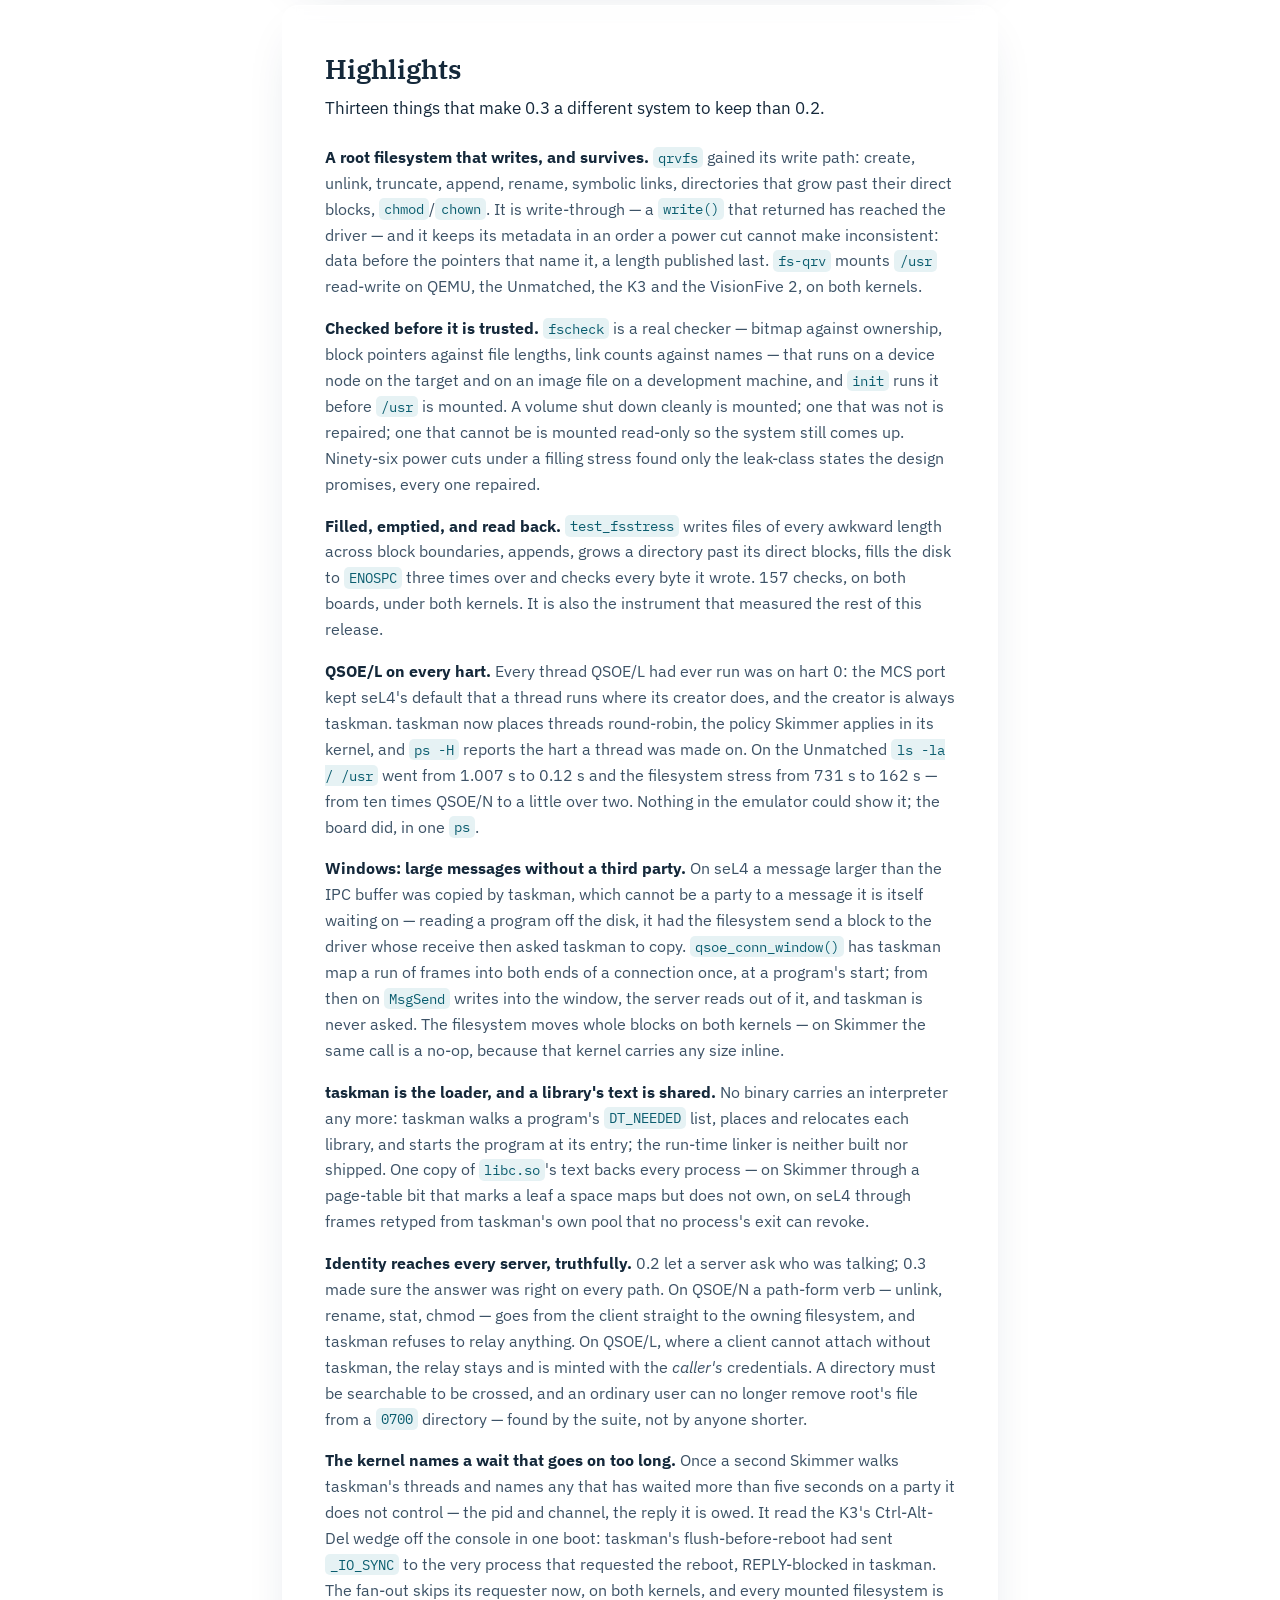
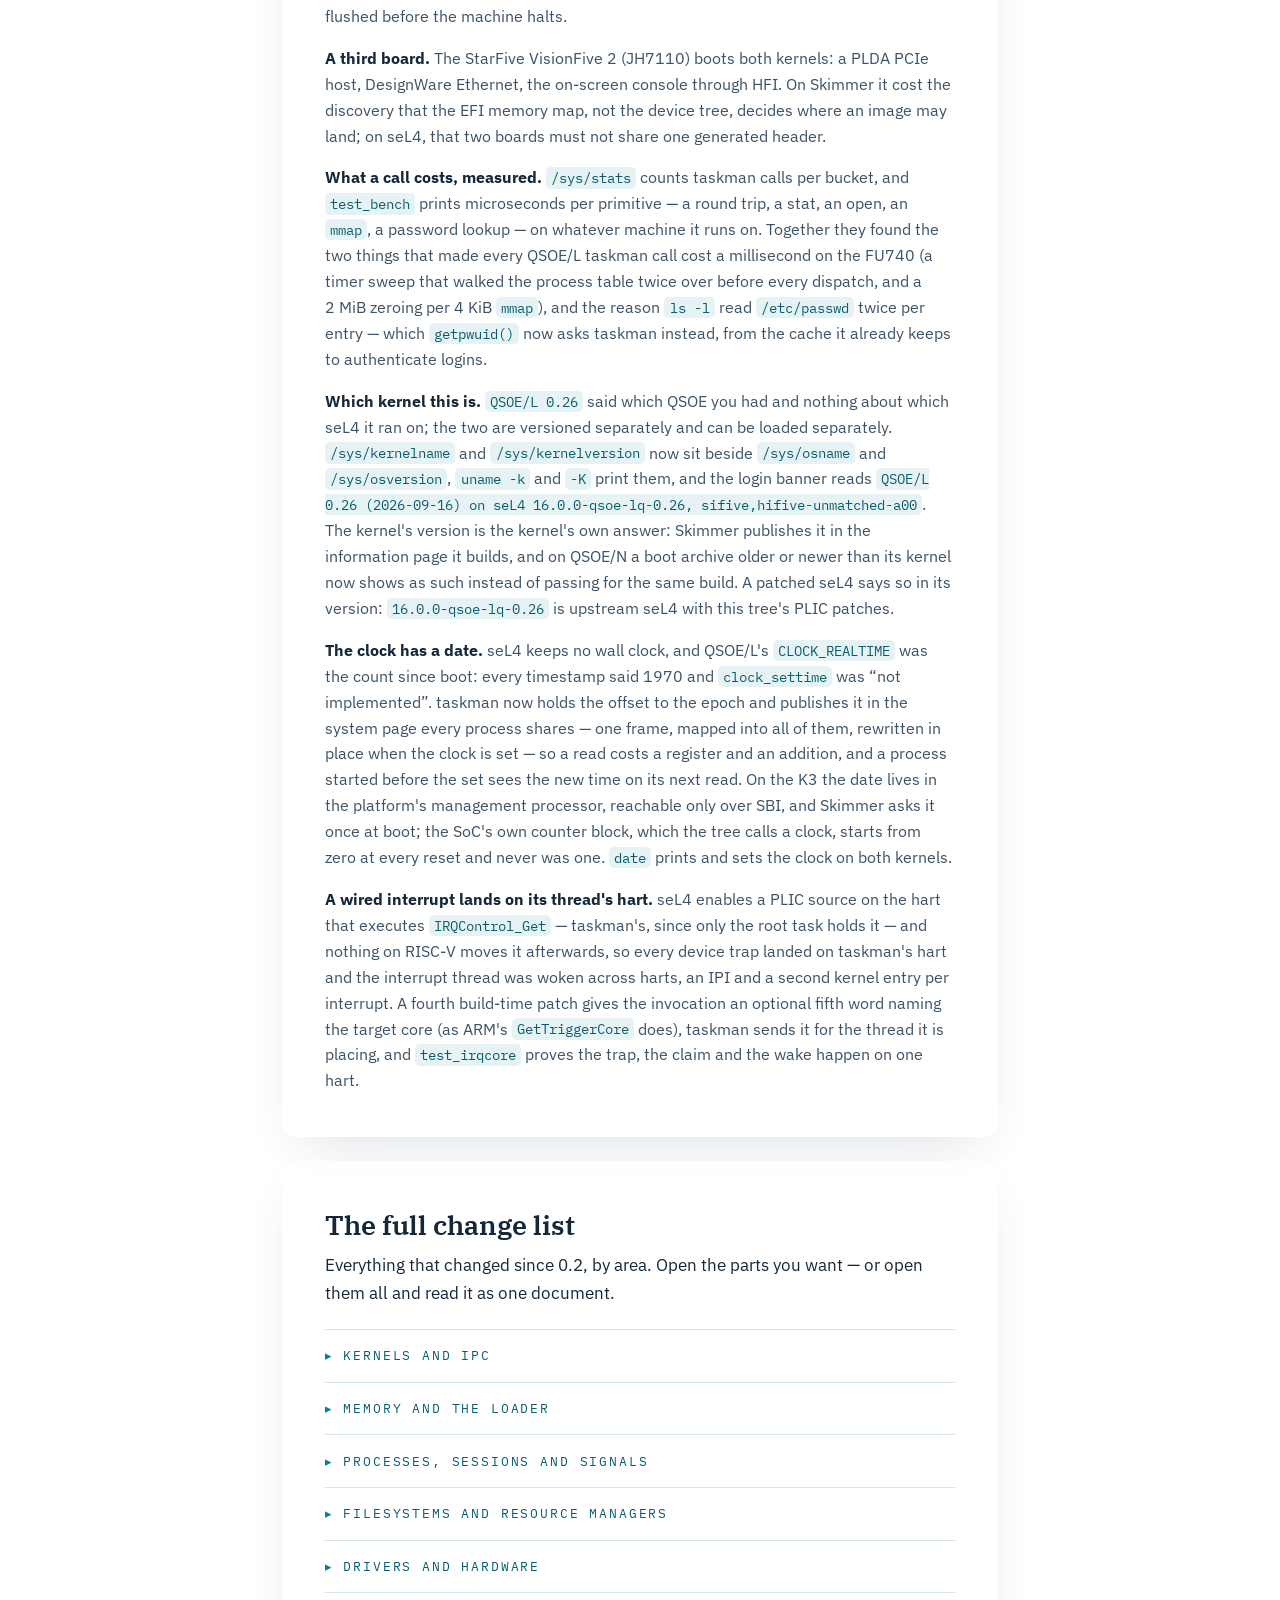
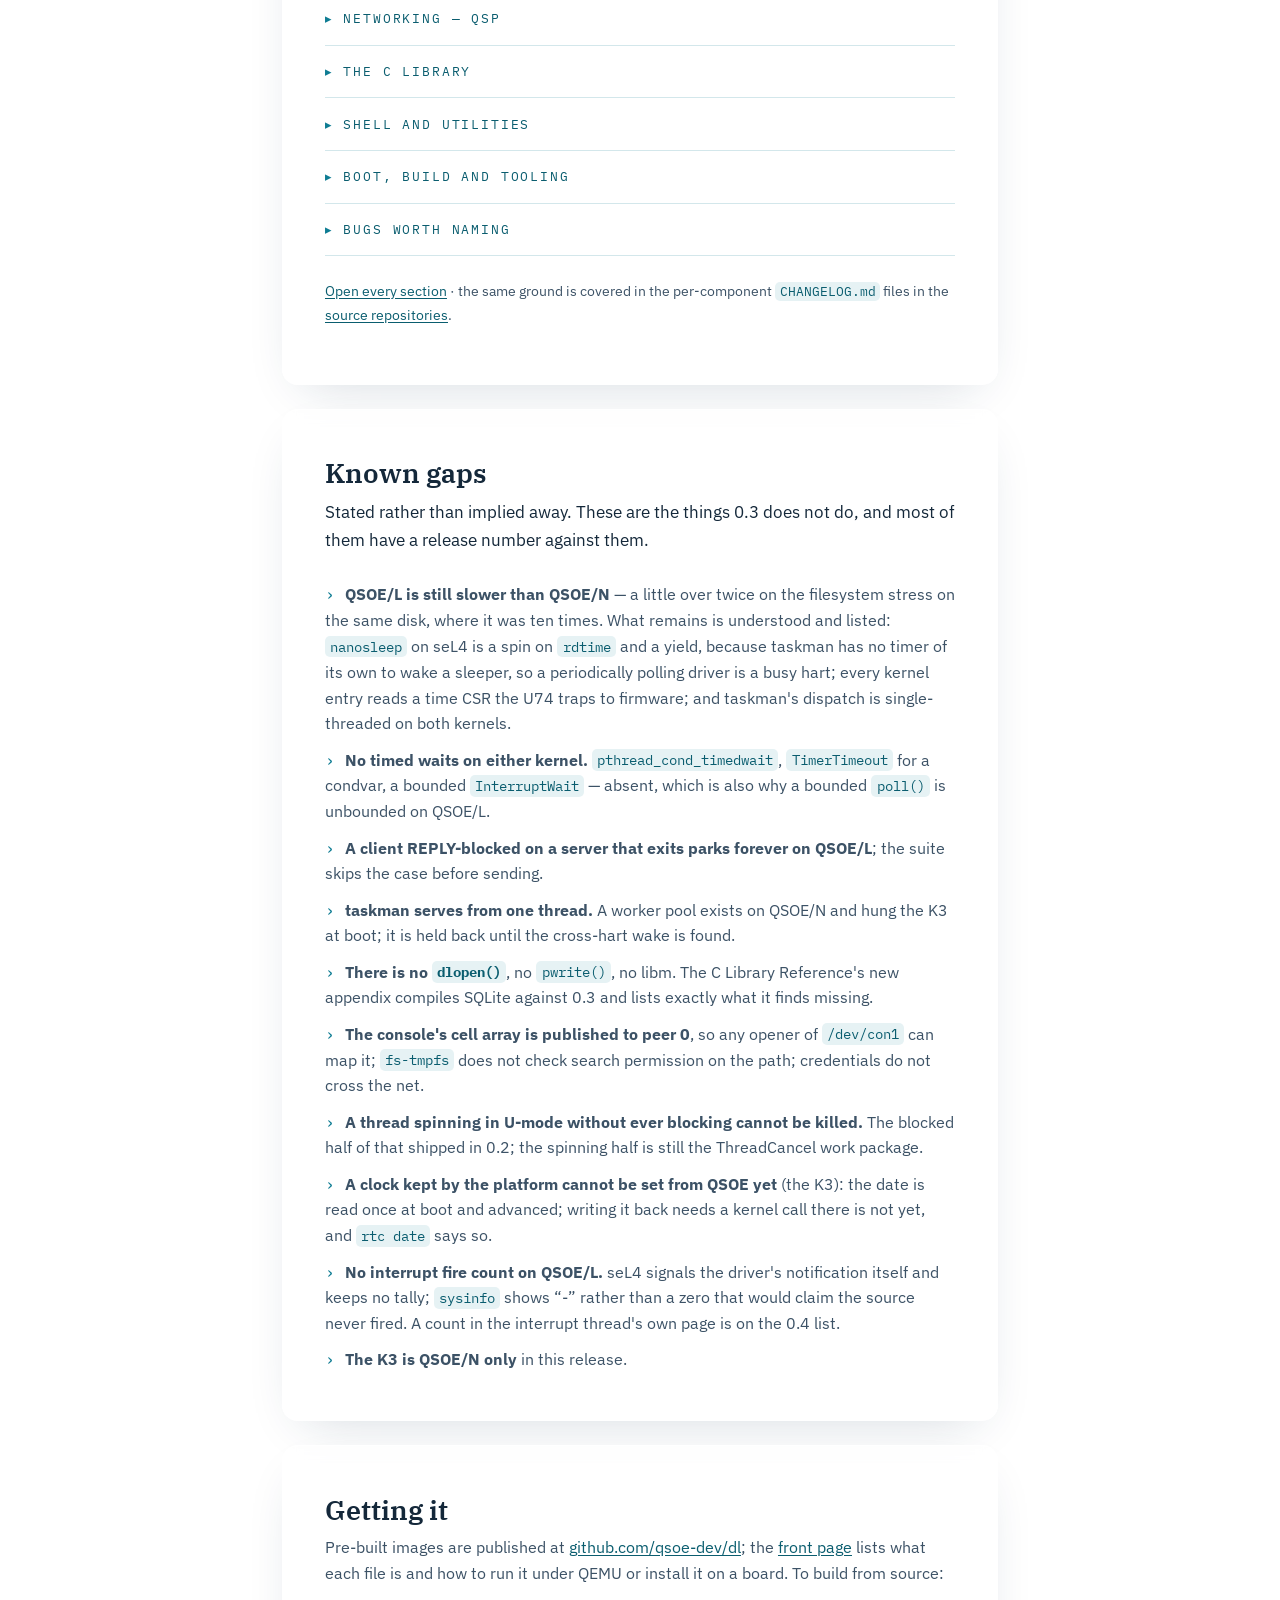
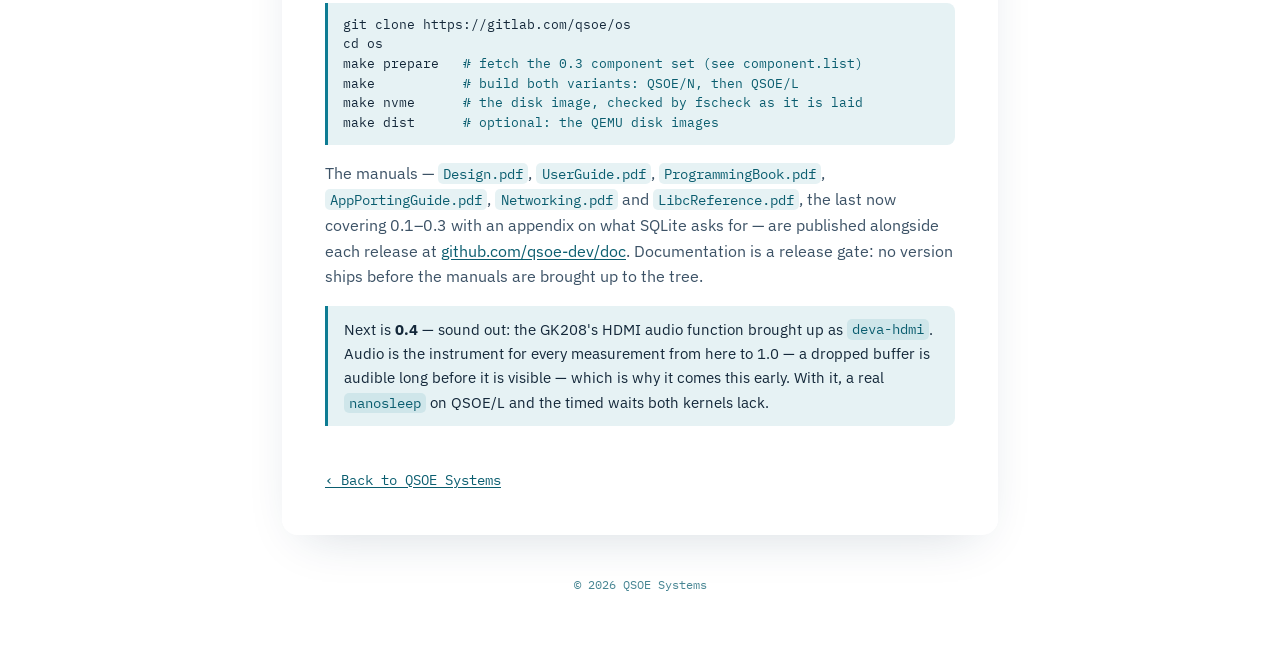
<file: qsoe_0.3.html>
<!DOCTYPE html>
<html lang="en">
<head>
  <meta charset="utf-8">
  <meta name="viewport" content="width=device-width, initial-scale=1">
  <title>QSOE 0.3 — release notes · QSOE Systems</title>
  <meta name="description" content="QSOE 0.3 release notes: a writable, checked, persistent root filesystem on both kernels, QSOE/L on every hart of the Unmatched, a third board, a taskman that is the loader, identity that reaches every server, and everything else that changed since 0.2.">
  <link rel="icon" type="image/svg+xml" href="favicon.svg">
  <link rel="preconnect" href="https://fonts.googleapis.com">
  <link rel="preconnect" href="https://fonts.gstatic.com" crossorigin>
  <link href="https://fonts.googleapis.com/css2?family=IBM+Plex+Mono:wght@400;500&family=IBM+Plex+Sans:wght@400;500;600&family=IBM+Plex+Serif:wght@500;600&display=swap" rel="stylesheet">
  <link rel="stylesheet" href="style.css">
  <style>
    /* ---- release-notes page, expressed in the shared tokens ---- */

    .panels .panel + .panel { margin-top: 1.5rem; }

    .eyebrow {
      font-family: var(--font-mono);
      font-size: 0.78rem;
      font-weight: 500;
      letter-spacing: 0.16em;
      text-transform: uppercase;
      color: var(--accent-deep);
      margin: 0 0 0.4rem;
    }
    .panel h2.rel {
      font-size: clamp(1.9rem, 5vw, 2.4rem);
      line-height: 1.15;
      margin: 0 0 0.3rem;
    }
    .relmeta {
      font-family: var(--font-mono);
      font-size: 0.82rem;
      color: var(--accent-deep);
      margin: 0 0 1.4rem !important;
      opacity: 0.9;
    }

    /* component-set table */
    .vtable {
      width: 100%;
      border-collapse: collapse;
      font-size: 0.92rem;
      margin: 0.4rem 0 0.4rem;
    }
    .vtable th, .vtable td {
      text-align: left;
      padding: 0.42rem 0.7rem 0.42rem 0;
      border-bottom: 1px solid rgba(14, 124, 147, 0.16);
      color: var(--ink-soft);
    }
    .vtable th {
      font-family: var(--font-mono);
      font-size: 0.74rem;
      letter-spacing: 0.13em;
      text-transform: uppercase;
      color: var(--accent-deep);
      font-weight: 500;
    }
    .vtable td.v { font-family: var(--font-mono); white-space: nowrap; }
    .vtable td.now { color: var(--ink); font-weight: 500; }
    .vtable .what { color: var(--ink); }

    /* table of contents */
    .toc {
      list-style: none;
      margin: 0.6rem 0 0;
      padding: 0;
      display: flex;
      flex-wrap: wrap;
      gap: 0.35rem 1.1rem;
      font-family: var(--font-mono);
      font-size: 0.86rem;
    }
    .toc a { text-decoration: none; }
    .toc a:hover { text-decoration: underline; }

    /* a highlight: bold lead-in, then prose */
    .hl { margin: 0 0 1.15rem; color: var(--ink-soft); }
    .hl b { color: var(--ink); }
    .hl:last-child { margin-bottom: 0; }

    /* nested detail under a tidy bullet */
    ul.tidy li p { margin: 0.25rem 0 0; }
    ul.tidy ul.tidy { margin-left: 1rem; }

    .note {
      margin: 1.2rem 0 0;
      padding: 0.7rem 1rem;
      border-left: 3px solid var(--accent);
      background: var(--code-bg);
      border-radius: 0 8px 8px 0;
      color: var(--ink) !important;
      font-size: 0.94rem;
    }

    pre.cmd {
      margin: 0.5rem 0 1rem;
      padding: 0.75rem 0.95rem;
      background: var(--code-bg);
      border-left: 3px solid var(--accent);
      border-radius: 0 8px 8px 0;
      font-family: var(--font-mono);
      font-size: 0.82rem;
      line-height: 1.5;
      color: var(--ink);
      overflow-x: auto;
      white-space: pre;
    }
    pre.cmd .c { color: var(--accent-deep); }

    .panel h3:first-of-type { margin-top: 1.4rem; }

    /* ---- collapsible sections, same idiom as the front page ---- */
    .folds { margin-top: 1.4rem; }
    .fold { border-top: 1px solid rgba(14, 124, 147, 0.18); }
    .fold:last-child { border-bottom: 1px solid rgba(14, 124, 147, 0.18); }
    .fold > summary {
      list-style: none;
      cursor: pointer;
      font-family: var(--font-mono);
      font-size: 0.82rem;
      letter-spacing: 0.14em;
      text-transform: uppercase;
      color: var(--accent-deep);
      padding: 0.95rem 0;
      display: flex;
      align-items: center;
      gap: 0.6rem;
      user-select: none;
    }
    .fold > summary::-webkit-details-marker { display: none; }
    .fold > summary::before {
      content: "\25B8";
      color: var(--accent);
      display: inline-block;
      transition: transform 0.18s ease;
    }
    .fold[open] > summary::before { transform: rotate(90deg); }
    .fold[open] > summary { color: var(--ink); }
    .fold > summary:hover { color: var(--accent); }
    .fold-body { padding: 0 0 1.05rem 1.45rem; }
    .fold-body p { margin: 0 0 1rem; color: var(--ink-soft); }
    .fold-body p.lead { color: var(--ink); }
    .fold-body ul.tidy { margin: 0.4rem 0 1rem; }
    .fold-body h3:first-of-type { margin-top: 0.6rem; }
    @media (prefers-reduced-motion: reduce) {
      .fold > summary::before { transition: none; }
    }
  </style>
</head>
<body class="subpage">
  <div class="sky-cloud c1" aria-hidden="true"></div>
  <div class="sky-cloud c2" aria-hidden="true"></div>

  <div class="wrap">
    <header class="site-head">
      <a href="index.html"><img class="emblem" src="emblem.svg" alt="" aria-hidden="true"></a>
      <h1 class="site-title"><a href="index.html">QSOE&nbsp;Systems</a></h1>
      <nav class="tabs">
        <a class="tab" href="index.html">QSOE OS</a>
        <a class="tab" href="hfi/index.html">HFI</a>
        <a class="tab" href="index.html#contact">Contact</a>
      </nav>
    </header>

    <main class="panels">

      <!-- ================= OVERVIEW ================= -->
      <section class="panel">
        <p class="eyebrow">Release notes</p>
        <h2 class="rel">QSOE&nbsp;0.3</h2>
        <p class="lead">A disk you can write to, check, and keep &mdash; and QSOE/L running on every
           hart it was given.</p>
        <p class="relmeta">September 2026 · succeeds 0.2 (September 2026) · Apache-2.0</p>

        <p>0.2 gave you somewhere to write a file; 0.3 gives you somewhere to keep it. The
           <code>qrvfs</code> root on the NVMe is read-write on both kernels, a checker looks it
           over before every mount and repairs what a lost power supply leaves behind, and a stress
           that fills it to the last block and reads every byte back passes on the boards. Around
           that: a taskman that is the program loader and shares one copy of a library's text with
           every process, identity that reaches every server truthfully, a third board, and
           <span class="mono">grep</span>, <span class="mono">mv</span>, <span class="mono">cp</span>,
           <span class="mono">chmod</span>, <span class="mono">man</span> and symbolic links to use
           it all with.</p>

        <p>The release also found the reason QSOE/L was slow: since the seL4 MCS port, every thread
           it ever ran had been placed on hart&nbsp;0. One line of policy later, the writable-filesystem
           stress on the Unmatched went from 731&nbsp;s to 162&nbsp;s, and a directory listing from a
           second to a tenth of one. Where <span class="mono">QSOE/L</span> still lags
           <span class="mono">QSOE/N</span> it is said so below rather than implied away.</p>

        <p>And on the last day, two questions a system should be able to answer got their
           answers: <em>which kernel is this</em> &mdash; named and versioned apart from QSOE itself,
           in <code>/sys</code> and by <code>uname -k</code> &mdash; and <em>what time is it</em>,
           which QSOE/L could not say at all and the K3 said wrongly.</p>

        <h3>The component set</h3>
        <table class="vtable">
          <thead>
            <tr><th>Component</th><th>What it is</th><th>0.2</th><th>0.3</th></tr>
          </thead>
          <tbody>
            <tr><td class="what"><code>nq</code></td>
                <td>QSOE/N — the Skimmer microkernel and its taskman</td>
                <td class="v">0.26</td><td class="v now">0.30</td></tr>
            <tr><td class="what"><code>lq</code></td>
                <td>QSOE/L — the seL4 taskman and its kernel seam</td>
                <td class="v">0.22</td><td class="v now">0.26</td></tr>
            <tr><td class="what"><code>libc</code></td>
                <td>the shared C library and <code>crt0</code></td>
                <td class="v">0.15</td><td class="v now">0.19</td></tr>
            <tr><td class="what"><code>quser</code></td>
                <td>the shared userspace: shell, drivers, servers, utilities</td>
                <td class="v">0.14</td><td class="v now">0.18</td></tr>
            <tr><td class="what"><code>mr-bml</code></td>
                <td>the bootloader (separate project, shipped alongside)</td>
                <td class="v">0.9</td><td class="v now">1.0</td></tr>
          </tbody>
        </table>
        <p style="font-size:0.9rem;">The umbrella records the tested set in
           <code>component.list</code>; <code>make prepare</code> checks out exactly these.</p>

        <h3>On this page</h3>
        <ul class="toc">
          <li><a href="#highlights">Highlights</a></li>
          <li><a href="#changes">Full change list</a></li>
          <li><a href="#gaps">Known gaps</a></li>
          <li><a href="#get">Getting it</a></li>
        </ul>
      </section>

      <!-- ================= HIGHLIGHTS ================= -->
      <section class="panel" id="highlights">
        <h2>Highlights</h2>
        <p class="lead">Thirteen things that make 0.3 a different system to keep than 0.2.</p>

        <p class="hl"><b>A root filesystem that writes, and survives.</b> <code>qrvfs</code> gained
           its write path: create, unlink, truncate, append, rename, symbolic links, directories that
           grow past their direct blocks, <code>chmod</code>/<code>chown</code>. It is write-through
           &mdash; a <code>write()</code> that returned has reached the driver &mdash; and it keeps its
           metadata in an order a power cut cannot make inconsistent: data before the pointers that
           name it, a length published last. <code>fs-qrv</code> mounts <code>/usr</code> read-write
           on QEMU, the Unmatched, the K3 and the VisionFive&nbsp;2, on both kernels.</p>

        <p class="hl"><b>Checked before it is trusted.</b> <code>fscheck</code> is a real checker
           &mdash; bitmap against ownership, block pointers against file lengths, link counts against
           names &mdash; that runs on a device node on the target and on an image file on a
           development machine, and <code>init</code> runs it before <code>/usr</code> is mounted. A
           volume shut down cleanly is mounted; one that was not is repaired; one that cannot be is
           mounted read-only so the system still comes up. Ninety-six power cuts under a filling
           stress found only the leak-class states the design promises, every one repaired.</p>

        <p class="hl"><b>Filled, emptied, and read back.</b> <code>test_fsstress</code> writes files
           of every awkward length across block boundaries, appends, grows a directory past its
           direct blocks, fills the disk to <code>ENOSPC</code> three times over and checks every
           byte it wrote. 157 checks, on both boards, under both kernels. It is also the instrument
           that measured the rest of this release.</p>

        <p class="hl"><b>QSOE/L on every hart.</b> Every thread QSOE/L had ever run was on hart&nbsp;0:
           the MCS port kept seL4's default that a thread runs where its creator does, and the creator
           is always taskman. taskman now places threads round-robin, the policy Skimmer applies in
           its kernel, and <code>ps -H</code> reports the hart a thread was made on. On the Unmatched
           <code>ls -la / /usr</code> went from 1.007&nbsp;s to 0.12&nbsp;s and the filesystem stress
           from 731&nbsp;s to 162&nbsp;s &mdash; from ten times QSOE/N to a little over two. Nothing in
           the emulator could show it; the board did, in one <code>ps</code>.</p>

        <p class="hl"><b>Windows: large messages without a third party.</b> On seL4 a message larger
           than the IPC buffer was copied by taskman, which cannot be a party to a message it is
           itself waiting on &mdash; reading a program off the disk, it had the filesystem send a
           block to the driver whose receive then asked taskman to copy. <code>qsoe_conn_window()</code>
           has taskman map a run of frames into both ends of a connection once, at a program's start;
           from then on <code>MsgSend</code> writes into the window, the server reads out of it, and
           taskman is never asked. The filesystem moves whole blocks on both kernels &mdash; on Skimmer
           the same call is a no-op, because that kernel carries any size inline.</p>

        <p class="hl"><b>taskman is the loader, and a library's text is shared.</b> No binary carries
           an interpreter any more: taskman walks a program's <code>DT_NEEDED</code> list, places and
           relocates each library, and starts the program at its entry; the run-time linker is
           neither built nor shipped. One copy of <code>libc.so</code>'s text backs every process
           &mdash; on Skimmer through a page-table bit that marks a leaf a space maps but does not own,
           on seL4 through frames retyped from taskman's own pool that no process's exit can revoke.</p>

        <p class="hl"><b>Identity reaches every server, truthfully.</b> 0.2 let a server ask who was
           talking; 0.3 made sure the answer was right on every path. On QSOE/N a path-form verb
           &mdash; unlink, rename, stat, chmod &mdash; goes from the client straight to the owning
           filesystem, and taskman refuses to relay anything. On QSOE/L, where a client cannot attach
           without taskman, the relay stays and is minted with the <em>caller's</em> credentials. A
           directory must be searchable to be crossed, and an ordinary user can no longer remove
           root's file from a <code>0700</code> directory &mdash; found by the suite, not by anyone
           shorter.</p>

        <p class="hl"><b>The kernel names a wait that goes on too long.</b> Once a second Skimmer walks
           taskman's threads and names any that has waited more than five seconds on a party it does
           not control &mdash; the pid and channel, the reply it is owed. It read the K3's
           Ctrl-Alt-Del wedge off the console in one boot: taskman's flush-before-reboot had sent
           <code>_IO_SYNC</code> to the very process that requested the reboot, REPLY-blocked in
           taskman. The fan-out skips its requester now, on both kernels, and every mounted filesystem
           is flushed before the machine halts.</p>

        <p class="hl"><b>A third board.</b> The StarFive VisionFive&nbsp;2 (JH7110) boots both
           kernels: a PLDA PCIe host, DesignWare Ethernet, the on-screen console through HFI. On
           Skimmer it cost the discovery that the EFI memory map, not the device tree, decides where
           an image may land; on seL4, that two boards must not share one generated header.</p>

        <p class="hl"><b>What a call costs, measured.</b> <code>/sys/stats</code> counts taskman
           calls per bucket, and <code>test_bench</code> prints microseconds per primitive &mdash; a
           round trip, a stat, an open, an <code>mmap</code>, a password lookup &mdash; on whatever
           machine it runs on. Together they found the two things that made every QSOE/L taskman call
           cost a millisecond on the FU740 (a timer sweep that walked the process table twice over
           before every dispatch, and a 2&nbsp;MiB zeroing per 4&nbsp;KiB <code>mmap</code>), and the
           reason <code>ls -l</code> read <code>/etc/passwd</code> twice per entry &mdash; which
           <code>getpwuid()</code> now asks taskman instead, from the cache it already keeps to
           authenticate logins.</p>

        <p class="hl"><b>Which kernel this is.</b> <code>QSOE/L 0.26</code> said which QSOE you had and
           nothing about which seL4 it ran on; the two are versioned separately and can be loaded
           separately. <code>/sys/kernelname</code> and <code>/sys/kernelversion</code> now sit beside
           <code>/sys/osname</code> and <code>/sys/osversion</code>, <code>uname -k</code> and
           <code>-K</code> print them, and the login banner reads <code>QSOE/L 0.26 (2026-09-16) on
           seL4 16.0.0-qsoe-lq-0.26, sifive,hifive-unmatched-a00</code>. The kernel's version is the
           kernel's own answer: Skimmer publishes it in the information page it builds, and on QSOE/N
           a boot archive older or newer than its kernel now shows as such instead of passing for the
           same build. A patched seL4 says so in its version: <code>16.0.0-qsoe-lq-0.26</code> is
           upstream seL4 with this tree's PLIC patches.</p>

        <p class="hl"><b>The clock has a date.</b> seL4 keeps no wall clock, and QSOE/L's
           <code>CLOCK_REALTIME</code> was the count since boot: every timestamp said 1970 and
           <code>clock_settime</code> was &ldquo;not implemented&rdquo;. taskman now holds the offset to
           the epoch and publishes it in the system page every process shares &mdash; one frame, mapped
           into all of them, rewritten in place when the clock is set &mdash; so a read costs a register
           and an addition, and a process started before the set sees the new time on its next read. On
           the K3 the date lives in the platform's management processor, reachable only over SBI, and
           Skimmer asks it once at boot; the SoC's own counter block, which the tree calls a clock,
           starts from zero at every reset and never was one. <code>date</code> prints and sets the
           clock on both kernels.</p>

        <p class="hl"><b>A wired interrupt lands on its thread's hart.</b> seL4 enables a PLIC source
           on the hart that executes <code>IRQControl_Get</code> &mdash; taskman's, since only the root
           task holds it &mdash; and nothing on RISC-V moves it afterwards, so every device trap landed
           on taskman's hart and the interrupt thread was woken across harts, an IPI and a second
           kernel entry per interrupt. A fourth build-time patch gives the invocation an optional fifth
           word naming the target core (as ARM's <code>GetTriggerCore</code> does), taskman sends it for
           the thread it is placing, and <code>test_irqcore</code> proves the trap, the claim and the
           wake happen on one hart.</p>
      </section>

      <!-- ================= THE FULL CHANGE LIST ================= -->
      <section class="panel" id="changes">
        <h2>The full change list</h2>
        <p class="lead">Everything that changed since 0.2, by area. Open the parts you want &mdash;
           or open them all and read it as one document.</p>
        <div class="folds">

          <details class="fold" id="kernels">
            <summary>Kernels and IPC</summary>
            <div class="fold-body">
          <p class="lead">Skimmer, the seL4 seam, and the message primitives above both.</p>
          <h3>Skimmer</h3>
          <ul class="tidy">
            <li><strong>Liveness.</strong> <code>kernel/liveness.c</code> names, once a second, any
                taskman thread blocked longer than five seconds in a send, a reply or a sync object,
                with what it waits on. A wait for work in <code>MsgReceive</code> and a sleep by choice
                are left alone; so are other processes.</li>
            <li><strong>A trap says what happened.</strong> A fatal user fault is reported in the
                vocabulary of the fault, with the registers named correctly; every trapframe offset is
                now verified by <code>_Static_assert</code> &mdash; 34 of 34, where five had been.</li>
            <li><strong><code>PTE_SW_SHARED</code>.</strong> One of Sv39's supervisor-software bits
                marks a leaf an address space maps but does not own; teardown, unmap and protect honor
                it. It was needed before any sharing: a mapper of a published region freed the
                <em>owner's</em> pages when it exited.</li>
            <li><strong>Unlocking a mutex nobody holds is not an error</strong> on either kernel now;
                QSOE/L had answered <code>EPERM</code> about a mutex nobody owned &mdash; the last
                failing assertion of the shared suite there.</li>
            <li><strong>The kernel says which kernel it is</strong>: a new information-page tag carries
                Skimmer's own version, and taskman publishes it as <code>/sys/kernelversion</code> &mdash;
                never its own number, so a kernel older than the tag reads as unknown.</li>
            <li><strong>The kernel asks the platform for the date.</strong> Where the device tree names
                a clock kept by the platform's management processor (the K3), Skimmer reads it once at
                boot over SBI's Message Proxy and records it with the <code>time</code> CSR of that
                instant, as a snapshot <code>rtc</code> advances with no privilege at all. For a
                memory-mapped clock behind a gate the firmware leaves shut, the page also names the
                gate.</li>
          </ul>
          <h3>QSOE/L</h3>
          <ul class="tidy">
            <li><strong>Every thread gets a hart</strong> (above). <code>KernelIRQReporting</code> is
                off &mdash; spread threads exchange reschedule IPIs the kernel coalesces and then
                reports as spurious &mdash; and a third build-time patch to the PLIC driver enables a
                line on one hart only, the one that unmasked it.</li>
            <li><strong>Windows</strong> (above): <code>TM_REQ_WINDOW_ATTACH</code> / <code>QUERY</code>
                / <code>DETACH</code>, keyed by the connection badge, fenced on both sides, the server's
                side kept until the server exits, frames pooled and scrubbed. They carry
                <code>MsgSendv</code>, <code>MsgReadv</code>/<code>MsgWritev</code>,
                <code>MsgSavereply</code> and <code>MsgReply</code>; <code>MsgError</code> exists.</li>
            <li><strong>A client's identity rides in the badge</strong>, above bit&nbsp;31, in a
                fail-safe layout: a badge lost or never stamped reads as zeroes, and taskman refuses to
                mint one for an id it cannot represent rather than truncate it into the superuser.</li>
            <li><strong>Relays carry the caller's credentials</strong> (<code>ConnectAttachAs</code>);
                a direct-pulse channel waits rather than binds, which is what a lost pulse
                notification had killed networking with.</li>
            <li><strong>One call for the whole seam.</strong> Forty-odd sites that each built an seL4
                message by hand call <code>qsoe_tm_call</code>; the LQ-private opcodes live in one
                header. The seam moved to <code>libc/api/</code>, as on Skimmer.</li>
            <li><strong>seL4 pinned to 16.0.0</strong>; the version string comes from
                <code>git describe</code>, and the kernel's own is
                <code>16.0.0-qsoe-lq-&lt;version&gt;</code>, stamped from the tree the build compiled and
                shown as <code>/sys/kernelversion</code>.</li>
            <li><strong>The target core of a wired interrupt</strong> (above): the fourth build-time
                patch; <code>TM_REQ_IRQ_ATTACH</code> answers the hart the attaching thread runs on, for
                a main thread and a worker alike, and <code>sysinfo</code> shows it.</li>
            <li><strong>The wall clock</strong> (above): taskman holds the epoch offset, sets it on
                <code>TM_REQ_CLOCK_SETTIME</code> as root's verb, and publishes it in the system page,
                which is <em>one frame shared by every process</em> now where each child used to get a
                private copy. The word is two halves under a sequence number: a tag body is never
                8-aligned, and a misaligned 64-bit read would trap into firmware on every
                <code>clock_gettime</code> on the FU740.</li>
          </ul>
            </div>
          </details>

          <details class="fold" id="memory">
            <summary>Memory and the loader</summary>
            <div class="fold-body">
          <ul class="tidy">
            <li><strong>taskman loads <code>DT_NEEDED</code></strong> on both kernels, each library at
                <code>0x68000000&nbsp;+&nbsp;n·2&nbsp;MiB</code>, relocated against the scope built so
                far, the program last. rtld is gone; the relocator is libtaskman's, written once.</li>
            <li><strong>One copy of a library's text</strong> backs every process: master frames on seL4,
                the shared PTE bit on Skimmer.</li>
            <li><strong>Regions carry their granule</strong>, so a 4&nbsp;KiB-granule device region maps
                as such; a mapper's exit no longer frees the owner's pages.</li>
            <li><strong>QSOE/L <code>mmap</code> cost</strong>: a recycled megapage is zeroed only as far
                as the request &mdash; 13&nbsp;ms per 4&nbsp;KiB <code>mmap</code> became half a
                millisecond under QEMU. CSpace slots come back on detach and on exit; a shell loop no
                longer exhausts the 4096-slot CNode.</li>
            <li><strong>QSOE/L worker threads are recycled.</strong> A process could create 31 threads
                in its life &mdash; the seam's allocator was a bump and taskman freed nothing before
                exit. A joined or detached thread's slot goes back, and taskman parks the worker's
                objects for the slot's next occupant.</li>
          </ul>
            </div>
          </details>

          <details class="fold" id="process">
            <summary>Processes, sessions and signals</summary>
            <div class="fold-body">
          <ul class="tidy">
            <li><strong>The sync fan-out skips its requester</strong> and sends to each server once; a
                terminating process's path registrations go with it, so a server started again can
                take its own name back.</li>
            <li><strong>A detached daemon can exit and be killed</strong> on QSOE/L. It could not:
                terminate took &ldquo;detached&rdquo; for &ldquo;already a zombie&rdquo;, skipped the
                teardown and sent no reply, and the daemon lived on with its signal thread frozen.</li>
            <li><strong><code>waitpid</code> keeps its word</strong> on QSOE/L &mdash; every form of its
                first argument, the pid reported; <code>wait4</code> is shared libc.</li>
            <li><strong><code>cmd &gt; /dev/null</code> writes</strong> on QSOE/N. It answered
                <code>EROFS</code>: the dup path cloned every OCB kind it did not know as a cpio file.</li>
            <li><strong><code>posix_spawn</code>'s p form searches PATH</strong> &mdash; it never had, on
                either kernel; <code>time ls</code> works. <code>setitimer</code> and
                <code>SIGALRM</code>; <code>TimerCreate</code>/<code>TimerDestroy</code> on QSOE/L.</li>
            <li><strong>Stubs announce on the program's standard error</strong>, not the kernel debug
                console a release kernel refuses to user programs.</li>
          </ul>
            </div>
          </details>

          <details class="fold" id="fs">
            <summary>Filesystems and resource managers</summary>
            <div class="fold-body">
          <ul class="tidy">
            <li><strong><code>qrvfs</code> writes</strong>: create, unlink, truncate (rewritten once
                the first power-cut round found blocks freed before the pointers naming them were
                written), append, rename, directories past their direct blocks, symbolic links
                followed with an <code>ELOOP</code> cap, <code>readlink</code>, <code>lstat</code>;
                <code>st_blocks</code>; search permission checked on every directory a path crosses.</li>
            <li><strong>Whole blocks to the driver</strong> on both kernels (windows on seL4, inline on
                Skimmer): five messages per block became one. QEMU, QSOE/N: <code>cp</code>
                2.7&nbsp;s&nbsp;&rarr;&nbsp;0.7&nbsp;s, the stress 98&nbsp;s&nbsp;&rarr;&nbsp;26&nbsp;s.</li>
            <li><strong><code>fscheck</code></strong>, on target and host, with <code>-p</code> to
                repair and <code>-c</code> to check only when the volume was left mounted or the
                mount count says so; <code>init</code> runs it before the mount.</li>
            <li><strong>A volume carries a label.</strong> <code>mkfs-qrv -L</code>,
                <code>qrvlabel</code>; <code>mount</code>, <code>fscheck</code>, <code>statvfs</code>
                and <code>/sys/mounts</code> report it. The release image is <code>qsoe-usr</code>.</li>
            <li><strong><code>sync()</code>, <code>fsync()</code>, <code>fdatasync()</code></strong>;
                every server answers an <code>_IO_SYNC</code>, one flush per disk, and the flush runs
                before halt and reboot.</li>
            <li><strong><code>_IO_SETATTR</code> and <code>_IO_NOTIFY</code></strong> in the framework:
                <code>chmod</code>/<code>chown</code>/<code>truncate</code> reach a filesystem, and
                <code>poll()</code> is real &mdash; pipes, serial lines and the resource-server
                framework notify; the video console tells a poll the same truth a read does.</li>
            <li><strong><code>fs-tmpfs</code> shrinks a file</strong> (a partial truncate returned
                <code>EINVAL</code>) and honors <code>chown</code> and <code>utimes</code>.</li>
            <li><strong>readdir while unlinking</strong> no longer skips every other name (<code>rm -r</code>
                had left half a tree). A Provider with no <code>readlink</code> answers
                <code>EINVAL</code> silently, which is what an lstat probe expects.</li>
            <li><strong>The framework accepts a request of up to 64&nbsp;KiB</strong> when a Provider
                declares <code>QSOE_PROV_BULK_PUSH</code>; a resource manager's <code>msglen</code> is
                what landed in its buffer, not what the sender said.</li>
          </ul>
            </div>
          </details>

          <details class="fold" id="drivers">
            <summary>Drivers and hardware</summary>
            <div class="fold-body">
          <ul class="tidy">
            <li><strong>The VisionFive&nbsp;2</strong> on both kernels: <code>LOAD_PA</code> at
                <code>0x48000000</code> because the EFI memory map, not the device tree, is the account
                that matters; a PLDA XpressRICH PCIe host in <code>pci-server</code>; DesignWare
                Ethernet through <code>devn-dwmac</code>; the on-screen console; <code>PLAT_VF2</code>
                selecting seL4's own star64 platform with no new patch.</li>
            <li><strong>The block drivers gained a write path</strong>: <code>devb-nvme</code> and
                <code>devb-virtio</code> write, flush on <code>_IO_SYNC</code>, and declare bulk push.</li>
            <li><strong>QSOE/L's on-screen console on the Unmatched</strong>: the firmware-window
                overlay is enabled for the board kernel, and <code>devmap_carve</code> keeps a bounded
                window of frames below a request instead of discarding hundreds of megabytes of a
                gigabyte-wide PCI window, so the console no longer costs the NVMe root.</li>
            <li><strong><code>libserdev</code></strong>: the serial drivers share a library, and every
                library moved under <code>lib/</code>. The erase sequences the video console
                swallowed are drawn. USB keyboard interrupt attachments are per process and dropped
                at exit.</li>
            <li><strong>The HFI handoff block may say only the firmware can repaint</strong>; the
                kernel's video-controller handoff is found by the kernel.</li>
          </ul>
            </div>
          </details>

          <details class="fold" id="net">
            <summary>Networking &mdash; QSP</summary>
            <div class="fold-body">
          <ul class="tidy">
            <li><strong>A station serves files</strong>: <code>CONNECT</code>, <code>READ</code>,
                <code>FSTAT</code>, <code>READDIR</code> under <code>/net/&lt;station&gt;</code>,
                read-only, scoped; <code>qfetch</code> works against it. A path-form
                <code>stat</code> below a station answers.</li>
            <li><strong>The relay stops narrating itself at INFO</strong>; a lost pulse notification no
                longer kills QSOE/L networking (a direct-pulse channel waits).</li>
            <li><strong>The relay's identity is not yet the originating client's</strong> &mdash;
                carried, not enforced; see the gaps.</li>
          </ul>
            </div>
          </details>

          <details class="fold" id="libc">
            <summary>The C library</summary>
            <div class="fold-body">
          <ul class="tidy">
            <li><strong>Regular expressions</strong> (<code>&lt;regex.h&gt;</code>, TRE, with
                <code>REG_STARTEND</code>), <code>getopt_long</code>, <code>&lt;assert.h&gt;</code>,
                <code>setlocale</code> (one locale, <code>C.UTF-8</code>), <code>getprogname</code>,
                <code>mblen</code>, <code>setlinebuf</code>, <code>tcgetwinsize</code>/<code>tcsetwinsize</code>.</li>
            <li><strong><code>pread</code>, <code>realpath</code>, <code>rename</code>,
                <code>fsync</code>/<code>fdatasync</code>/<code>sync</code>, <code>wait4</code>,
                <code>setitimer</code>, <code>mprotect</code></strong>; five more POSIX entry points
                moved into the shared body from the seams.</li>
            <li><strong><code>getpwuid</code>, <code>getpwnam</code>, <code>getgrgid</code>,
                <code>getgrnam</code> ask taskman</strong> (<code>TM_REQ_ACCOUNT_QUERY</code>) instead
                of walking the files; the hash never travels.</li>
            <li><strong><code>poll()</code> stops guessing</strong>: <code>_IO_NOTIFY</code> and a pulse
                to the caller. On QSOE/L the timeout is not yet honored.</li>
            <li><strong>Path-form verbs find their own way</strong> to the owning server on QSOE/N;
                every path buffer is sized from one number, <code>TM_PATH_MAX</code>, and a
                <code>_Static_assert</code> tells the two wire-frame families apart, which had been a
                recurring source of offset bugs.</li>
            <li><strong><code>qsoe_conn_window()</code></strong>, <code>qsoe_proc_self_info()</code>,
                <code>qsoe_errprintf()</code>; <code>statvfs</code> carries the volume's label.</li>
            <li><strong><code>uname()</code> keeps its POSIX shape</strong> and reads
                <code>/sys/osversion</code>; the kernel pair is not folded into <code>release</code> or
                <code>version</code>, whose meaning scripts depend on. <code>ClockCycles()</code> exists
                on QSOE/N &mdash; declared, implemented on QSOE/L, never there, and the first caller found
                out. The information page gained the kernel version, the wall-clock offset, and a clock
                record that can name a gate or carry a snapshot.</li>
          </ul>
            </div>
          </details>

          <details class="fold" id="shell">
            <summary>Shell and utilities</summary>
            <div class="fold-body">
          <ul class="tidy">
            <li><strong>New:</strong> <code>grep</code>, <code>mv</code>, <code>cp</code>,
                <code>chmod</code>, <code>ldd</code>, <code>which</code>, <code>man</code> through the
                pager in <code>PAGER</code>, <code>fscheck</code>, <code>qrvlabel</code>,
                <code>test_fsstress</code>, <code>test_bench</code>, <code>test_liveness</code>.
                <code>qview</code> scrolls and wraps and is a symbolic link beside the program it
                names.</li>
            <li><strong><code>ps -H</code> shows the hart</strong> a thread runs on; <code>mount</code>
                shows the label; <code>/sys/stats</code> counts taskman calls per bucket.</li>
            <li><strong>qsh's <code>time</code></strong> printed &ldquo;1m37.-95s user&rdquo; &mdash; a
                macro right only at 1000&nbsp;Hz; and <code>/usr/bin/time ls</code> finds
                <code>ls</code>.</li>
            <li><strong>New:</strong> <code>date</code> &mdash; the POSIX shape, <code>date [-u]
                [+format]</code> to print and <code>date mmddHHMM[[cc]yy][.ss]</code> to set the system
                clock (<code>rtc date</code> stores it into the hardware); <code>uname -k</code> and
                <code>-K</code>, appended to <code>-a</code> the way GNU carries its own extension last.
                <code>rtc</code> opens a gated clock before the first access and advances a boot-time
                snapshot; <code>sysinfo</code> shows the system and the kernel as two lines, and prints
                a hart or a count the kernel does not report as such, never as a number.</li>
            <li><strong>The shared suite grew</strong> from 286 to 502 checks (509 on QSOE/N): windows,
                thread churn, rename, search permission, readdir while unlinking, the filesystem group
                running both mounts side by side, a <code>[uname]</code> group that holds the OS name to
                the kernel it implies, and a clock case that steps <code>CLOCK_REALTIME</code> an hour
                forward and back while <code>CLOCK_MONOTONIC</code> stands still. It is fully green on
                both kernels, on every board.</li>
          </ul>
            </div>
          </details>

          <details class="fold" id="build">
            <summary>Boot, build and tooling</summary>
            <div class="fold-body">
          <ul class="tidy">
            <li><strong>Every image is checked before it boots</strong>: <code>make nvme</code> runs
                <code>fscheck</code> over the image it lays; <code>make -C boot deploy</code> puts
                kernels and the partition image on a board through mr-bml.</li>
            <li><strong>Versions come from <code>git describe</code></strong> in every repository, and a
                tag that touches nothing no longer leaves the version header stale.</li>
            <li><strong>The quser build's exit status agrees with its summary line</strong> &mdash; it
                used to report success with components broken and stage their previous binaries.</li>
            <li><strong>mr-bml 1.0</strong> and HFI BIOS 1.4.1 (the 1.4 quiesce regression that
                withdrew the GK208's doorbell on the Unmatched is fixed there). Multiboot3, the boot
                protocol mr-bml implements, is at version 1.0 too and no longer a draft: every tag is
                two 64-bit words, the header lives in the ELF note only, and the specification ships
                with the loader. mr-bml is published as a Debian package rather than a bare EFI binary:
                the image is assembled on the board, for that board's volume, which a prebuilt one could
                only get right for one machine.</li>
            <li><strong><code>test_irqcore</code></strong> says whether a wired interrupt reaches the
                hart its interrupt thread was pinned to, on the kernel under it, by ringing QEMU virt's
                goldfish RTC alarm from a pinned worker; <code>-d int</code> names the hart per trap.</li>
          </ul>
            </div>
          </details>

          <details class="fold" id="bugs">
            <summary>Bugs worth naming</summary>
            <div class="fold-body">
          <p class="lead">Found in this cycle, each with what it taught.</p>
          <ul class="tidy">
            <li><strong>Every QSOE/L thread on one hart.</strong> A default carried through a kernel
                port, invisible to an emulator, worth a factor of five on a board. Placement is policy,
                and on seL4 the policy is taskman's to state.</li>
            <li><strong>A timer sweep before every dispatch that walked the process table through a
                table-scanning lookup</strong> &mdash; 16k record touches per message, a millisecond
                per taskman call on the FU740, measured with <code>test_bench</code> and
                <code>/sys/stats</code> rather than guessed.</li>
            <li><strong>The Ctrl-Alt-Del wedge</strong> was a send-loop deadlock, not NVMe: the
                liveness line named it in one boot after a week of theories.</li>
            <li><strong>A region mapper's exit freed the owner's pages</strong> on Skimmer; nothing
                failed loudly, the owner's data quietly became whoever got the pages next.</li>
            <li><strong>Relayed verbs ran as root</strong> on both kernels &mdash; a hole through every
                filesystem's permission check, closed two different ways.</li>
            <li><strong>Blocks freed before the pointers naming them were written</strong> in
                <code>itrunc</code> &mdash; the first power-cut round found it; 96 rounds since found
                nothing else.</li>
            <li><strong>Two generated headers shared by two boards</strong>, so the second board built,
                linked, passed every check and booted the wrong image.</li>
            <li><strong>The K3 booted to 1970, twice over.</strong> Its counter block is gated by the
                firmware and read as zeroes &mdash; and zero seconds since the epoch passes every check
                a clock that was never set would pass. Opened, it counted: from zero, at every reset.
                It was never the date; the date lives in the management processor, and Linux's own
                driver comment said so all along.</li>
            <li><strong><code>ClockCycles()</code> declared but never implemented</strong> on QSOE/N.
                The loader warned &mdash; <code>reloc skip: NULL slot</code> &mdash; and nothing called
                it until the snapshot clock did, on the board, and jumped to zero. The emulator never
                reached that path.</li>
            <li><strong>A 64-bit word in a page where no body is 8-aligned.</strong> The first
                wall-clock offset was one 64-bit field in a tag body, which begins four bytes into an
                eight-byte stride; taskman's own alignment guard refused it, honestly. Two halves under
                a sequence number instead.</li>
          </ul>
            </div>
          </details>
        </div>
        <p style="margin-top:1.4rem; font-size:0.9rem;">
           <a href="#" id="expand-all">Open every section</a> · the same ground is covered in the
           per-component <code>CHANGELOG.md</code> files in the
           <a href="https://gitlab.com/qsoe">source repositories</a>.</p>
      </section>

      <!-- ================= GAPS ================= -->
      <section class="panel" id="gaps">
        <h2>Known gaps</h2>
        <p class="lead">Stated rather than implied away. These are the things 0.3 does not do, and
           most of them have a release number against them.</p>

        <ul class="tidy">
          <li><strong>QSOE/L is still slower than QSOE/N</strong> &mdash; a little over twice on the
              filesystem stress on the same disk, where it was ten times. What remains is understood
              and listed: <code>nanosleep</code> on seL4 is a spin on <code>rdtime</code> and a yield,
              because taskman has no timer of its own to wake a sleeper, so a periodically polling
              driver is a busy hart; every kernel entry reads a time CSR the U74 traps to firmware;
              and taskman's dispatch is single-threaded on both kernels.</li>
          <li><strong>No timed waits on either kernel.</strong> <code>pthread_cond_timedwait</code>,
              <code>TimerTimeout</code> for a condvar, a bounded <code>InterruptWait</code> &mdash;
              absent, which is also why a bounded <code>poll()</code> is unbounded on QSOE/L.</li>
          <li><strong>A client REPLY-blocked on a server that exits parks forever on QSOE/L</strong>;
              the suite skips the case before sending.</li>
          <li><strong>taskman serves from one thread.</strong> A worker pool exists on QSOE/N and hung
              the K3 at boot; it is held back until the cross-hart wake is found.</li>
          <li><strong>There is no <code>dlopen()</code></strong>, no <code>pwrite()</code>, no libm.
              The C Library Reference's new appendix compiles SQLite against 0.3 and lists exactly
              what it finds missing.</li>
          <li><strong>The console's cell array is published to peer 0</strong>, so any opener of
              <code>/dev/con1</code> can map it; <code>fs-tmpfs</code> does not check search
              permission on the path; credentials do not cross the net.</li>
          <li><strong>A thread spinning in U-mode without ever blocking cannot be killed.</strong> The
              blocked half of that shipped in 0.2; the spinning half is still the ThreadCancel work
              package.</li>
          <li><strong>A clock kept by the platform cannot be set from QSOE yet</strong> (the K3): the
              date is read once at boot and advanced; writing it back needs a kernel call there is
              not yet, and <code>rtc date</code> says so.</li>
          <li><strong>No interrupt fire count on QSOE/L.</strong> seL4 signals the driver's
              notification itself and keeps no tally; <code>sysinfo</code> shows &ldquo;-&rdquo; rather
              than a zero that would claim the source never fired. A count in the interrupt thread's
              own page is on the 0.4 list.</li>
          <li><strong>The K3 is QSOE/N only</strong> in this release.</li>
        </ul>
      </section>

      <!-- ================= GET IT ================= -->
      <section class="panel" id="get">
        <h2>Getting it</h2>
        <p>Pre-built images are published at
           <a href="https://github.com/qsoe-dev/dl">github.com/qsoe-dev/dl</a>; the
           <a href="index.html">front page</a> lists what each file is and how to run it under QEMU or
           install it on a board. To build from source:</p>
        <pre class="cmd">git clone https://gitlab.com/qsoe/os
cd os
make prepare   <span class="c"># fetch the 0.3 component set (see component.list)</span>
make           <span class="c"># build both variants: QSOE/N, then QSOE/L</span>
make nvme      <span class="c"># the disk image, checked by fscheck as it is laid</span>
make dist      <span class="c"># optional: the QEMU disk images</span></pre>
        <p>The manuals &mdash; <code>Design.pdf</code>, <code>UserGuide.pdf</code>,
           <code>ProgrammingBook.pdf</code>, <code>AppPortingGuide.pdf</code>,
           <code>Networking.pdf</code> and <code>LibcReference.pdf</code>, the last now covering
           0.1&ndash;0.3 with an appendix on what SQLite asks for &mdash; are published alongside each
           release at <a href="https://github.com/qsoe-dev/doc">github.com/qsoe-dev/doc</a>.
           Documentation is a release gate: no version ships before the manuals are brought up to
           the tree.</p>
        <p class="note">Next is <strong>0.4</strong> &mdash; sound out: the GK208's HDMI audio function
           brought up as <code>deva-hdmi</code>. Audio is the instrument for every measurement from
           here to 1.0 &mdash; a dropped buffer is audible long before it is visible &mdash; which is
           why it comes this early. With it, a real <code>nanosleep</code> on QSOE/L and the timed
           waits both kernels lack.</p>
        <a class="back-link" href="index.html">Back to QSOE Systems</a>
      </section>

    </main>

    <footer>© <span id="year">2026</span> QSOE Systems</footer>
  </div>

  <script>
    (function () {
      document.getElementById('year').textContent = new Date().getFullYear();

      // a link into a collapsed section must open it, not silently do nothing
      function openTarget() {
        var id = (location.hash || '').replace('#', '');
        if (!id) return;
        var el = document.getElementById(id);
        while (el) {
          if (el.tagName === 'DETAILS') el.open = true;
          el = el.parentElement;
        }
      }
      window.addEventListener('hashchange', openTarget);
      openTarget();

      var all = document.getElementById('expand-all');
      all.addEventListener('click', function (e) {
        e.preventDefault();
        var folds = document.querySelectorAll('.fold');
        var anyClosed = Array.prototype.some.call(folds, function (f) { return !f.open; });
        Array.prototype.forEach.call(folds, function (f) { f.open = anyClosed; });
        all.textContent = anyClosed ? 'Close every section' : 'Open every section';
      });
    })();
  </script>
</body>
</html>
</file>
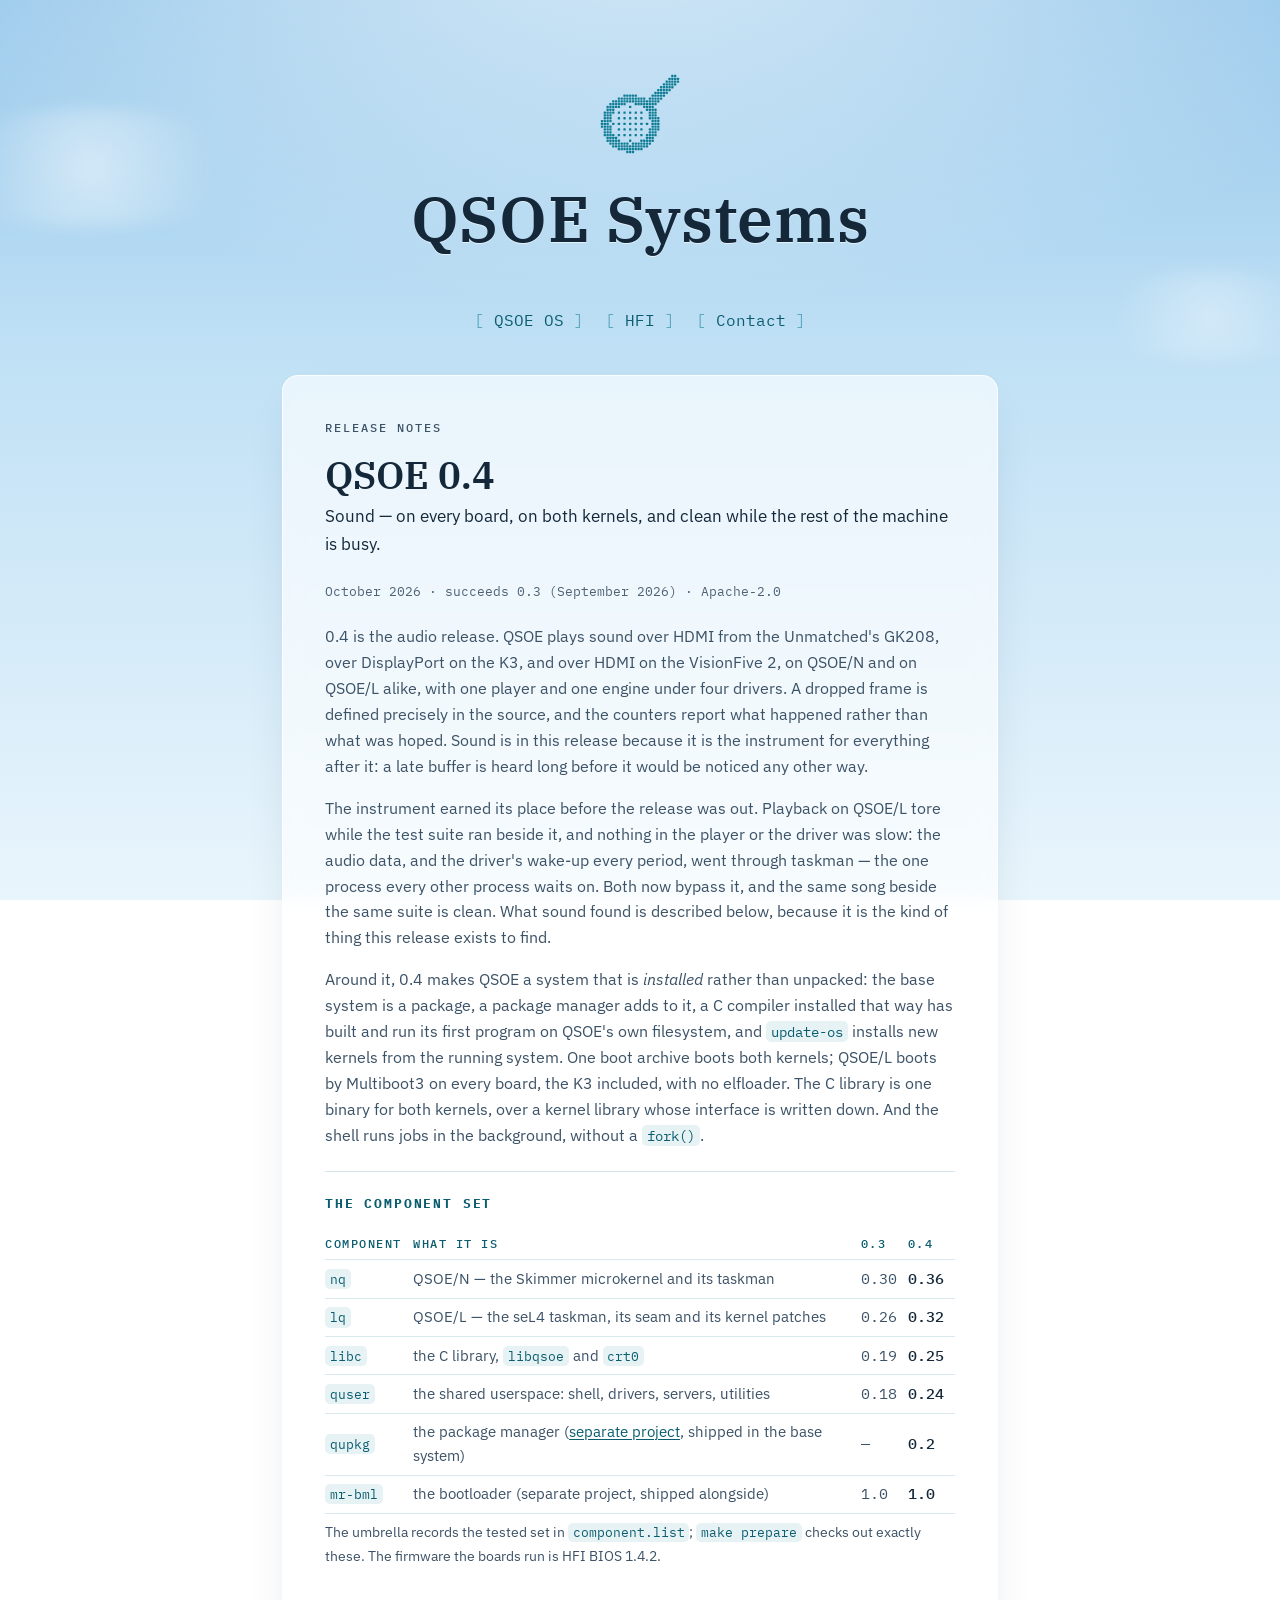
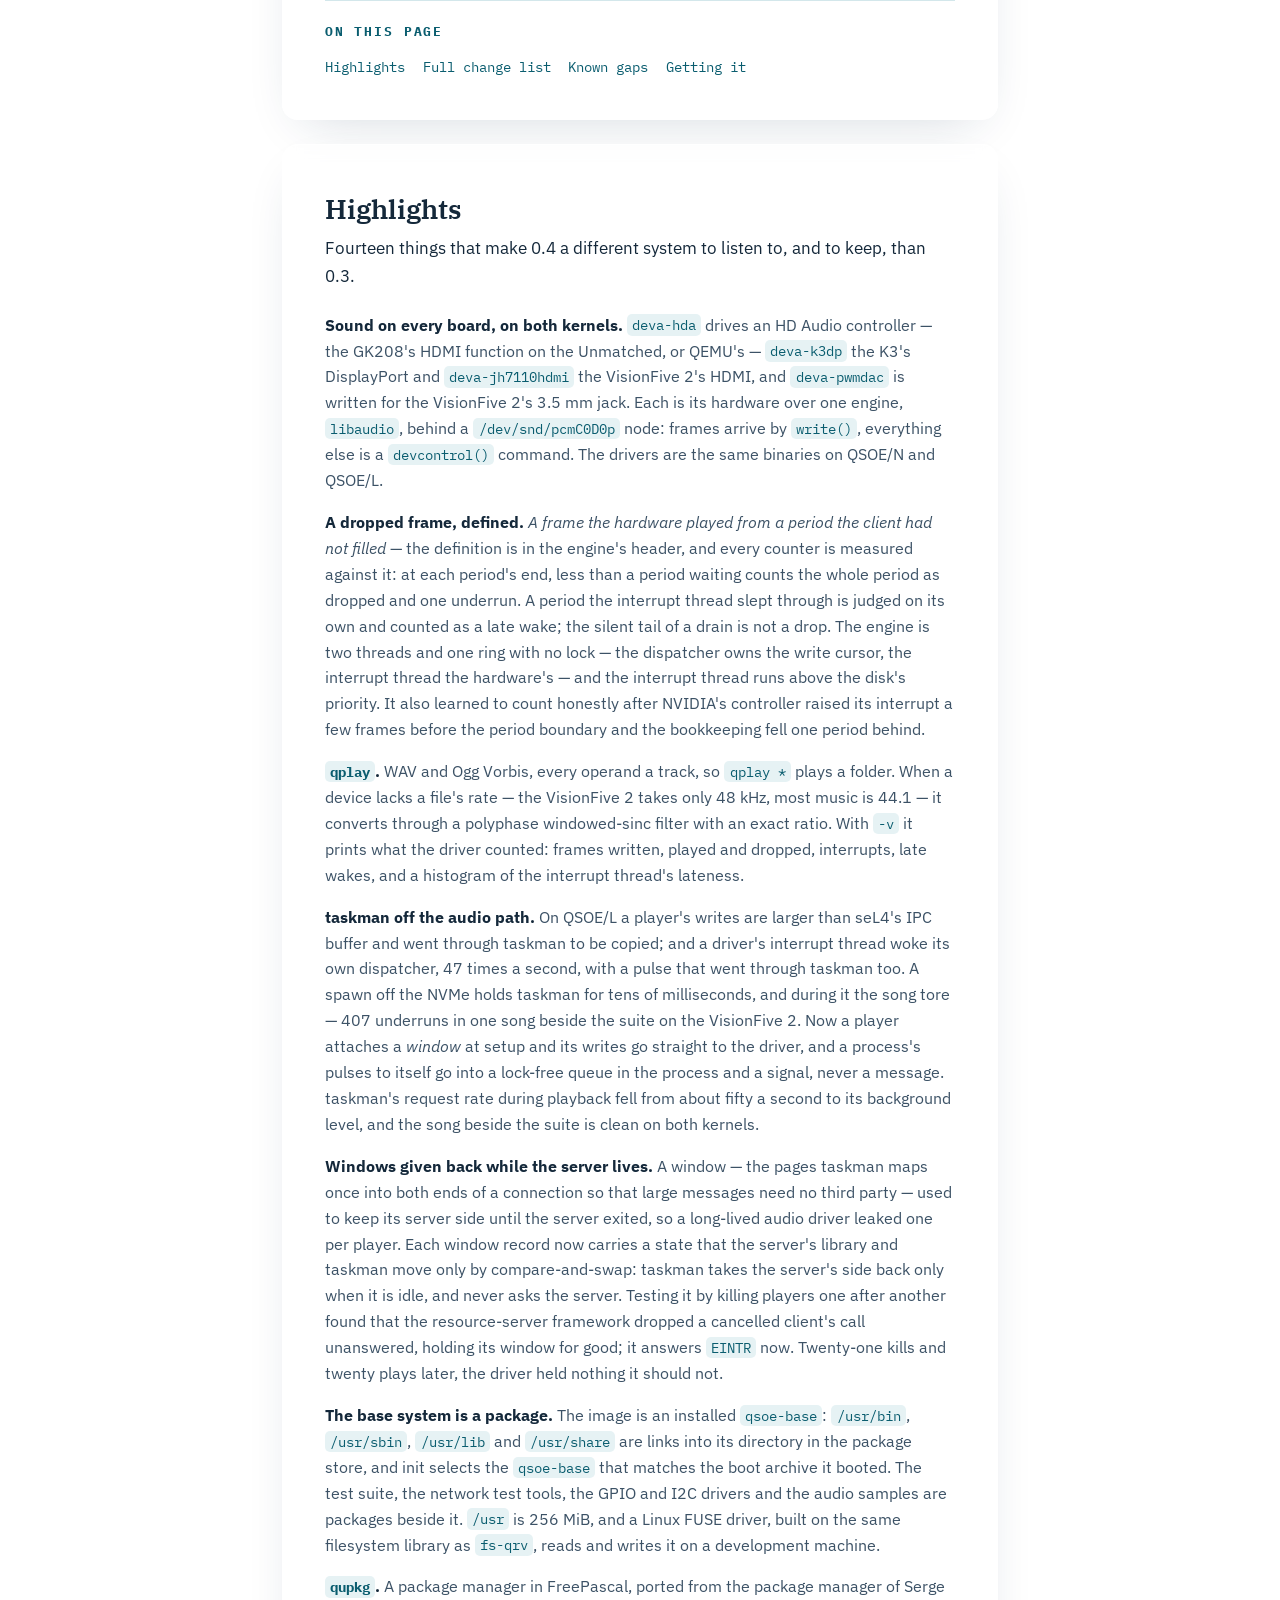
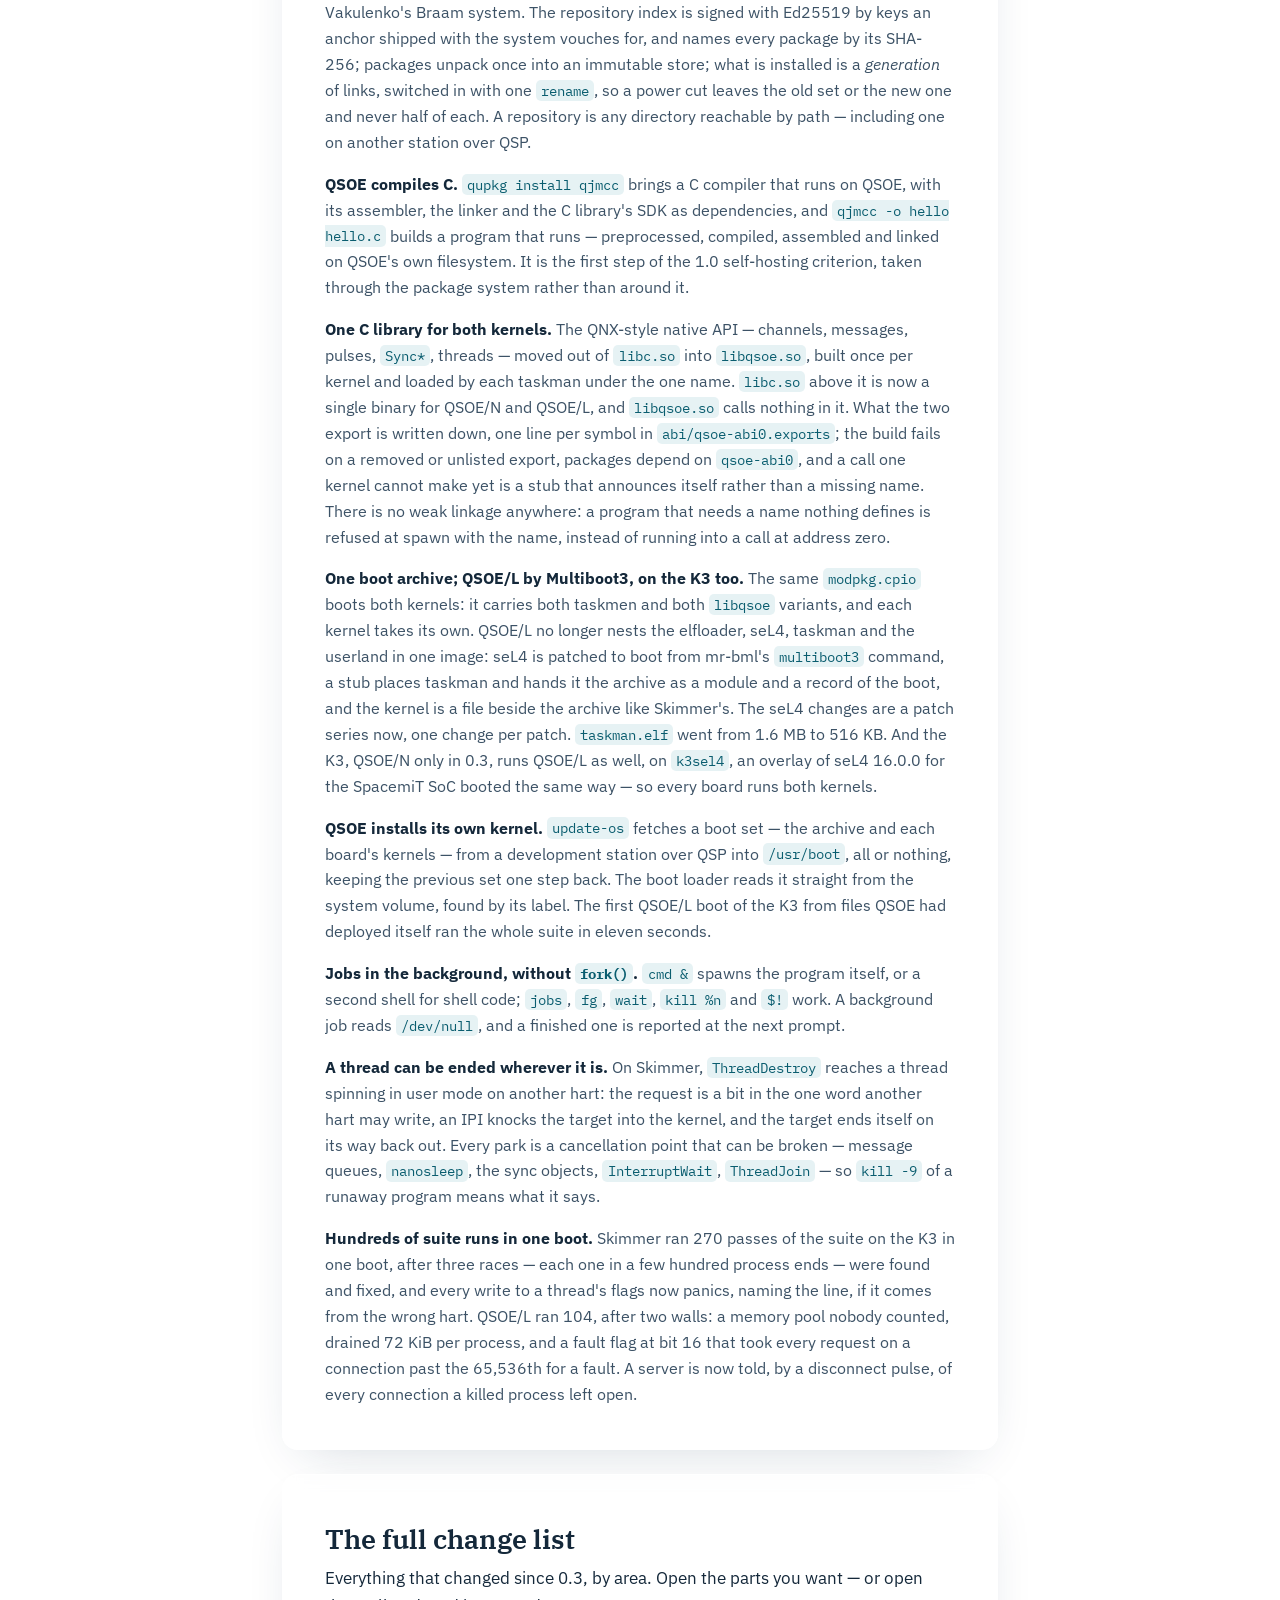
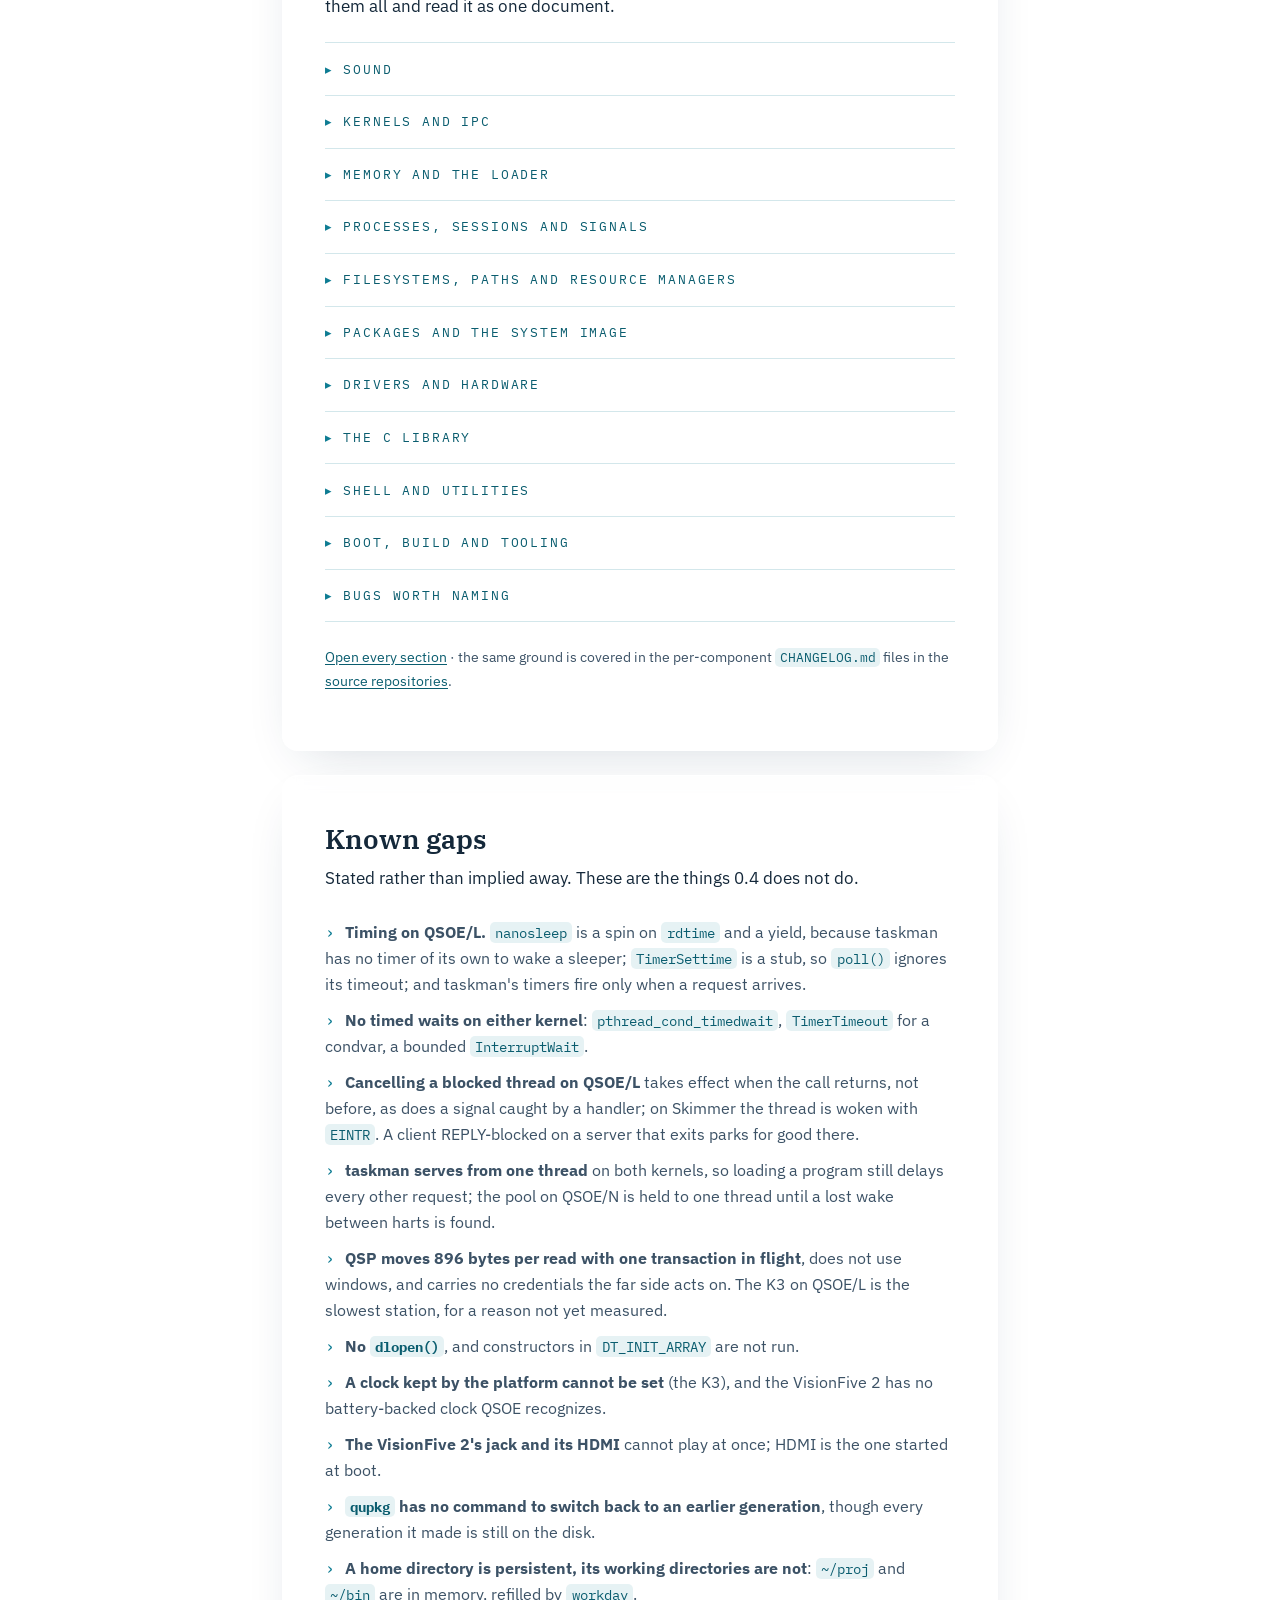
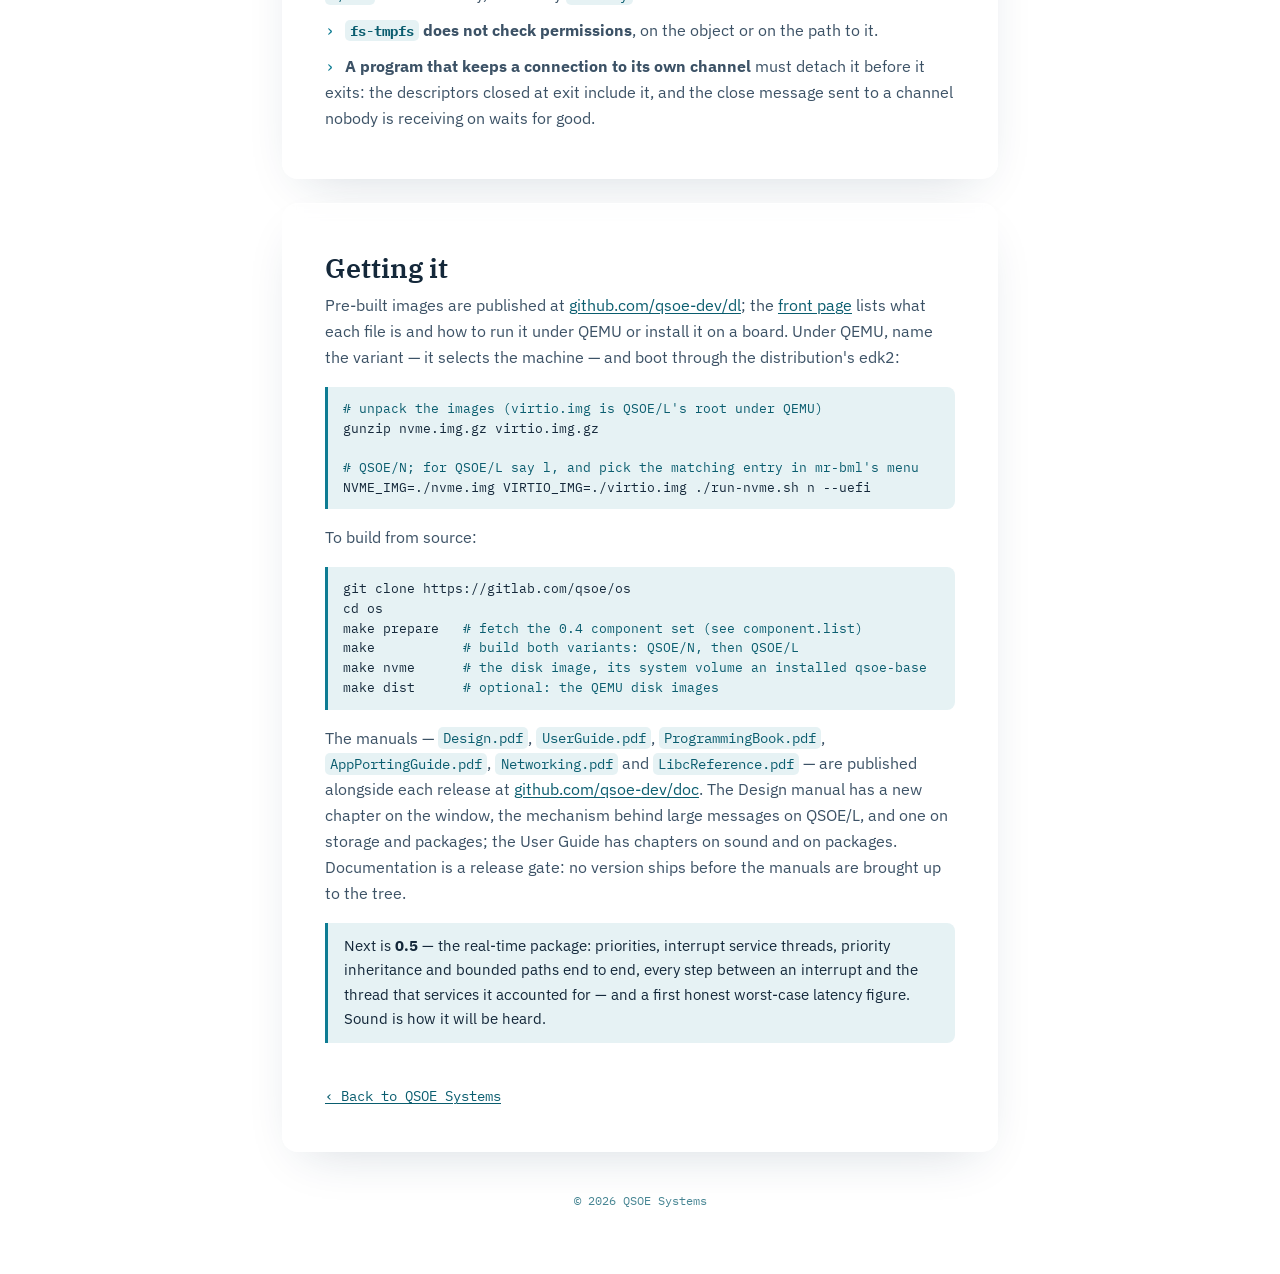
<file: qsoe_0.4.html>
<!DOCTYPE html>
<html lang="en">
<head>
  <meta charset="utf-8">
  <meta name="viewport" content="width=device-width, initial-scale=1">
  <title>QSOE 0.4 — release notes · QSOE Systems</title>
  <meta name="description" content="QSOE 0.4 release notes: sound on every board and both kernels, with a dropped frame defined in the source; the base system as a package, a package manager and a native C compiler; one C library and one boot archive for both kernels; QSOE/L by Multiboot3 on every board; background jobs; and everything else that changed since 0.3.">
  <link rel="icon" type="image/svg+xml" href="favicon.svg">
  <link rel="preconnect" href="https://fonts.googleapis.com">
  <link rel="preconnect" href="https://fonts.gstatic.com" crossorigin>
  <link href="https://fonts.googleapis.com/css2?family=IBM+Plex+Mono:wght@400;500&family=IBM+Plex+Sans:wght@400;500;600&family=IBM+Plex+Serif:wght@500;600&display=swap" rel="stylesheet">
  <link rel="stylesheet" href="style.css">
  <style>
    /* ---- release-notes page, expressed in the shared tokens ---- */

    .panels .panel + .panel { margin-top: 1.5rem; }

    .eyebrow {
      font-family: var(--font-mono);
      font-size: 0.78rem;
      font-weight: 500;
      letter-spacing: 0.16em;
      text-transform: uppercase;
      color: var(--accent-deep);
      margin: 0 0 0.4rem;
    }
    .panel h2.rel {
      font-size: clamp(1.9rem, 5vw, 2.4rem);
      line-height: 1.15;
      margin: 0 0 0.3rem;
    }
    .relmeta {
      font-family: var(--font-mono);
      font-size: 0.82rem;
      color: var(--accent-deep);
      margin: 0 0 1.4rem !important;
      opacity: 0.9;
    }

    /* component-set table */
    .vtable {
      width: 100%;
      border-collapse: collapse;
      font-size: 0.92rem;
      margin: 0.4rem 0 0.4rem;
    }
    .vtable th, .vtable td {
      text-align: left;
      padding: 0.42rem 0.7rem 0.42rem 0;
      border-bottom: 1px solid rgba(14, 124, 147, 0.16);
      color: var(--ink-soft);
    }
    .vtable th {
      font-family: var(--font-mono);
      font-size: 0.74rem;
      letter-spacing: 0.13em;
      text-transform: uppercase;
      color: var(--accent-deep);
      font-weight: 500;
    }
    .vtable td.v { font-family: var(--font-mono); white-space: nowrap; }
    .vtable td.now { color: var(--ink); font-weight: 500; }
    .vtable .what { color: var(--ink); }

    /* table of contents */
    .toc {
      list-style: none;
      margin: 0.6rem 0 0;
      padding: 0;
      display: flex;
      flex-wrap: wrap;
      gap: 0.35rem 1.1rem;
      font-family: var(--font-mono);
      font-size: 0.86rem;
    }
    .toc a { text-decoration: none; }
    .toc a:hover { text-decoration: underline; }

    /* a highlight: bold lead-in, then prose */
    .hl { margin: 0 0 1.15rem; color: var(--ink-soft); }
    .hl b { color: var(--ink); }
    .hl:last-child { margin-bottom: 0; }

    /* nested detail under a tidy bullet */
    ul.tidy li p { margin: 0.25rem 0 0; }
    ul.tidy ul.tidy { margin-left: 1rem; }

    .note {
      margin: 1.2rem 0 0;
      padding: 0.7rem 1rem;
      border-left: 3px solid var(--accent);
      background: var(--code-bg);
      border-radius: 0 8px 8px 0;
      color: var(--ink) !important;
      font-size: 0.94rem;
    }

    pre.cmd {
      margin: 0.5rem 0 1rem;
      padding: 0.75rem 0.95rem;
      background: var(--code-bg);
      border-left: 3px solid var(--accent);
      border-radius: 0 8px 8px 0;
      font-family: var(--font-mono);
      font-size: 0.82rem;
      line-height: 1.5;
      color: var(--ink);
      overflow-x: auto;
      white-space: pre;
    }
    pre.cmd .c { color: var(--accent-deep); }

    .panel h3:first-of-type { margin-top: 1.4rem; }

    /* ---- collapsible sections, same idiom as the front page ---- */
    .folds { margin-top: 1.4rem; }
    .fold { border-top: 1px solid rgba(14, 124, 147, 0.18); }
    .fold:last-child { border-bottom: 1px solid rgba(14, 124, 147, 0.18); }
    .fold > summary {
      list-style: none;
      cursor: pointer;
      font-family: var(--font-mono);
      font-size: 0.82rem;
      letter-spacing: 0.14em;
      text-transform: uppercase;
      color: var(--accent-deep);
      padding: 0.95rem 0;
      display: flex;
      align-items: center;
      gap: 0.6rem;
      user-select: none;
    }
    .fold > summary::-webkit-details-marker { display: none; }
    .fold > summary::before {
      content: "\25B8";
      color: var(--accent);
      display: inline-block;
      transition: transform 0.18s ease;
    }
    .fold[open] > summary::before { transform: rotate(90deg); }
    .fold[open] > summary { color: var(--ink); }
    .fold > summary:hover { color: var(--accent); }
    .fold-body { padding: 0 0 1.05rem 1.45rem; }
    .fold-body p { margin: 0 0 1rem; color: var(--ink-soft); }
    .fold-body p.lead { color: var(--ink); }
    .fold-body ul.tidy { margin: 0.4rem 0 1rem; }
    .fold-body h3:first-of-type { margin-top: 0.6rem; }
    @media (prefers-reduced-motion: reduce) {
      .fold > summary::before { transition: none; }
    }
  </style>
</head>
<body class="subpage">
  <div class="sky-cloud c1" aria-hidden="true"></div>
  <div class="sky-cloud c2" aria-hidden="true"></div>

  <div class="wrap">
    <header class="site-head">
      <a href="index.html"><img class="emblem" src="emblem.svg" alt="" aria-hidden="true"></a>
      <h1 class="site-title"><a href="index.html">QSOE&nbsp;Systems</a></h1>
      <nav class="tabs">
        <a class="tab" href="index.html">QSOE OS</a>
        <a class="tab" href="hfi/index.html">HFI</a>
        <a class="tab" href="index.html#contact">Contact</a>
      </nav>
    </header>

    <main class="panels">

      <!-- ================= OVERVIEW ================= -->
      <section class="panel">
        <p class="eyebrow">Release notes</p>
        <h2 class="rel">QSOE&nbsp;0.4</h2>
        <p class="lead">Sound &mdash; on every board, on both kernels, and clean while the rest of the
           machine is busy.</p>
        <p class="relmeta">October 2026 · succeeds 0.3 (September 2026) · Apache-2.0</p>

        <p>0.4 is the audio release. QSOE plays sound over HDMI from the Unmatched's GK208, over
           DisplayPort on the K3, and over HDMI on the VisionFive&nbsp;2, on QSOE/N and on QSOE/L
           alike, with one player and one engine under four drivers. A dropped frame is defined
           precisely in the source, and the counters report what happened rather than what was hoped.
           Sound is in this release because it is the instrument for everything after it: a late
           buffer is heard long before it would be noticed any other way.</p>

        <p>The instrument earned its place before the release was out. Playback on QSOE/L tore while
           the test suite ran beside it, and nothing in the player or the driver was slow: the audio
           data, and the driver's wake-up every period, went through taskman &mdash; the one process
           every other process waits on. Both now bypass it, and the same song beside the same suite
           is clean. What sound found is described below, because it is the kind of thing this release
           exists to find.</p>

        <p>Around it, 0.4 makes QSOE a system that is <em>installed</em> rather than unpacked: the base
           system is a package, a package manager adds to it, a C compiler installed that way has
           built and run its first program on QSOE's own filesystem, and <code>update-os</code>
           installs new kernels from the running system. One boot archive boots both kernels; QSOE/L
           boots by Multiboot3 on every board, the K3 included, with no elfloader. The C library is one
           binary for both kernels, over a kernel library whose interface is written down. And the
           shell runs jobs in the background, without a <code>fork()</code>.</p>

        <h3>The component set</h3>
        <table class="vtable">
          <thead>
            <tr><th>Component</th><th>What it is</th><th>0.3</th><th>0.4</th></tr>
          </thead>
          <tbody>
            <tr><td class="what"><code>nq</code></td>
                <td>QSOE/N — the Skimmer microkernel and its taskman</td>
                <td class="v">0.30</td><td class="v now">0.36</td></tr>
            <tr><td class="what"><code>lq</code></td>
                <td>QSOE/L — the seL4 taskman, its seam and its kernel patches</td>
                <td class="v">0.26</td><td class="v now">0.32</td></tr>
            <tr><td class="what"><code>libc</code></td>
                <td>the C library, <code>libqsoe</code> and <code>crt0</code></td>
                <td class="v">0.19</td><td class="v now">0.25</td></tr>
            <tr><td class="what"><code>quser</code></td>
                <td>the shared userspace: shell, drivers, servers, utilities</td>
                <td class="v">0.18</td><td class="v now">0.24</td></tr>
            <tr><td class="what"><code>qupkg</code></td>
                <td>the package manager (<a href="https://gitlab.com/qsoe/programs/qupkg">separate
                    project</a>, shipped in the base system)</td>
                <td class="v">&mdash;</td><td class="v now">0.2</td></tr>
            <tr><td class="what"><code>mr-bml</code></td>
                <td>the bootloader (separate project, shipped alongside)</td>
                <td class="v">1.0</td><td class="v now">1.0</td></tr>
          </tbody>
        </table>
        <p style="font-size:0.9rem;">The umbrella records the tested set in
           <code>component.list</code>; <code>make prepare</code> checks out exactly these. The
           firmware the boards run is HFI BIOS 1.4.2.</p>

        <h3>On this page</h3>
        <ul class="toc">
          <li><a href="#highlights">Highlights</a></li>
          <li><a href="#changes">Full change list</a></li>
          <li><a href="#gaps">Known gaps</a></li>
          <li><a href="#get">Getting it</a></li>
        </ul>
      </section>

      <!-- ================= HIGHLIGHTS ================= -->
      <section class="panel" id="highlights">
        <h2>Highlights</h2>
        <p class="lead">Fourteen things that make 0.4 a different system to listen to, and to keep,
           than 0.3.</p>

        <p class="hl"><b>Sound on every board, on both kernels.</b> <code>deva-hda</code> drives an
           HD Audio controller &mdash; the GK208's HDMI function on the Unmatched, or QEMU's &mdash;
           <code>deva-k3dp</code> the K3's DisplayPort and <code>deva-jh7110hdmi</code> the
           VisionFive&nbsp;2's HDMI, and <code>deva-pwmdac</code> is written for the VisionFive&nbsp;2's
           3.5&nbsp;mm jack. Each is its hardware over one engine, <code>libaudio</code>, behind a
           <code>/dev/snd/pcmC0D0p</code> node:
           frames arrive by <code>write()</code>, everything else is a <code>devcontrol()</code>
           command. The drivers are the same binaries on QSOE/N and QSOE/L.</p>

        <p class="hl"><b>A dropped frame, defined.</b> <em>A frame the hardware played from a period the
           client had not filled</em> &mdash; the definition is in the engine's header, and every
           counter is measured against it: at each period's end, less than a period waiting counts the
           whole period as dropped and one underrun. A period the interrupt thread slept through is
           judged on its own and counted as a late wake; the silent tail of a drain is not a drop. The
           engine is two threads and one ring with no lock &mdash; the dispatcher owns the write cursor,
           the interrupt thread the hardware's &mdash; and the interrupt thread runs above the disk's
           priority. It also learned to count honestly after NVIDIA's controller raised its interrupt
           a few frames before the period boundary and the bookkeeping fell one period behind.</p>

        <p class="hl"><b><code>qplay</code>.</b> WAV and Ogg Vorbis, every operand a track, so
           <code>qplay *</code> plays a folder. When a device lacks a file's rate &mdash; the
           VisionFive&nbsp;2 takes only 48&nbsp;kHz, most music is 44.1 &mdash; it converts through a
           polyphase windowed-sinc filter with an exact ratio. With <code>-v</code> it prints what the
           driver counted: frames written, played and dropped, interrupts, late wakes, and a histogram
           of the interrupt thread's lateness.</p>

        <p class="hl"><b>taskman off the audio path.</b> On QSOE/L a player's writes are larger than
           seL4's IPC buffer and went through taskman to be copied; and a driver's interrupt thread
           woke its own dispatcher, 47 times a second, with a pulse that went through taskman too. A
           spawn off the NVMe holds taskman for tens of milliseconds, and during it the song tore
           &mdash; 407 underruns in one song beside the suite on the VisionFive&nbsp;2. Now a player
           attaches a <em>window</em> at setup and its writes go straight to the driver, and a process's
           pulses to itself go into a lock-free queue in the process and a signal, never a message.
           taskman's request rate during playback fell from about fifty a second to its background
           level, and the song beside the suite is clean on both kernels.</p>

        <p class="hl"><b>Windows given back while the server lives.</b> A window &mdash; the pages
           taskman maps once into both ends of a connection so that large messages need no third
           party &mdash; used to keep its server side until the server exited, so a long-lived audio
           driver leaked one per player. Each window record now carries a state that the server's
           library and taskman move only by compare-and-swap: taskman takes the server's side back
           only when it is idle, and never asks the server. Testing it by killing players one after
           another found that the resource-server framework dropped a cancelled client's call
           unanswered, holding its window for good; it answers <code>EINTR</code> now. Twenty-one kills
           and twenty plays later, the driver held nothing it should not.</p>

        <p class="hl"><b>The base system is a package.</b> The image is an installed
           <code>qsoe-base</code>: <code>/usr/bin</code>, <code>/usr/sbin</code>, <code>/usr/lib</code>
           and <code>/usr/share</code> are links into its directory in the package store, and init
           selects the <code>qsoe-base</code> that matches the boot archive it booted. The test suite,
           the network test tools, the GPIO and I2C drivers and the audio samples are packages beside it.
           <code>/usr</code> is 256&nbsp;MiB, and a Linux FUSE driver, built on the same filesystem
           library as <code>fs-qrv</code>, reads and writes it on a development machine.</p>

        <p class="hl"><b><code>qupkg</code>.</b> A package manager in FreePascal, ported from the
           package manager of Serge Vakulenko's Braam system. The repository index is signed with
           Ed25519 by keys an anchor shipped with the system vouches for, and names every package by
           its SHA-256; packages unpack once into an immutable store; what is installed is a
           <em>generation</em> of links, switched in with one <code>rename</code>, so a power cut
           leaves the old set or the new one and never half of each. A repository is any directory
           reachable by path &mdash; including one on another station over QSP.</p>

        <p class="hl"><b>QSOE compiles C.</b> <code>qupkg install qjmcc</code> brings a C compiler that
           runs on QSOE, with its assembler, the linker and the C library's SDK as dependencies, and
           <code>qjmcc -o hello hello.c</code> builds a program that runs &mdash; preprocessed,
           compiled, assembled and linked on QSOE's own filesystem. It is the first step of the 1.0
           self-hosting criterion, taken through the package system rather than around it.</p>

        <p class="hl"><b>One C library for both kernels.</b> The QNX-style native API &mdash;
           channels, messages, pulses, <code>Sync*</code>, threads &mdash; moved out of
           <code>libc.so</code> into <code>libqsoe.so</code>, built once per kernel and loaded by each
           taskman under the one name. <code>libc.so</code> above it is now a single binary for QSOE/N
           and QSOE/L, and <code>libqsoe.so</code> calls nothing in it. What the two export is written
           down, one line per symbol in <code>abi/qsoe-abi0.exports</code>; the build fails on a removed
           or unlisted export, packages depend on <code>qsoe-abi0</code>, and a call one kernel cannot
           make yet is a stub that announces itself rather than a missing name. There is no weak
           linkage anywhere: a program that needs a name nothing defines is refused at spawn with the
           name, instead of running into a call at address zero.</p>

        <p class="hl"><b>One boot archive; QSOE/L by Multiboot3, on the K3 too.</b> The same <code>modpkg.cpio</code>
           boots both kernels: it carries both taskmen and both <code>libqsoe</code> variants, and each
           kernel takes its own. QSOE/L no longer nests the elfloader, seL4, taskman and the userland
           in one image: seL4 is patched to boot from mr-bml's <code>multiboot3</code> command, a stub
           places taskman and hands it the archive as a module and a record of the boot, and the kernel
           is a file beside the archive like Skimmer's. The seL4 changes are a patch series now, one
           change per patch. <code>taskman.elf</code> went from 1.6&nbsp;MB to 516&nbsp;KB. And the K3,
           QSOE/N only in 0.3, runs QSOE/L as well, on <code>k3sel4</code>, an overlay of seL4 16.0.0
           for the SpacemiT SoC booted the same way &mdash; so every board runs both kernels.</p>

        <p class="hl"><b>QSOE installs its own kernel.</b> <code>update-os</code> fetches a boot set
           &mdash; the archive and each board's kernels &mdash; from a development station over QSP into
           <code>/usr/boot</code>, all or nothing, keeping the previous set one step back. The boot
           loader reads it straight from the system volume, found by its label. The first QSOE/L boot of
           the K3 from files QSOE had deployed itself ran the whole suite in eleven seconds.</p>

        <p class="hl"><b>Jobs in the background, without <code>fork()</code>.</b> <code>cmd &amp;</code>
           spawns the program itself, or a second shell for shell code; <code>jobs</code>,
           <code>fg</code>, <code>wait</code>, <code>kill&nbsp;%n</code> and <code>$!</code> work. A
           background job reads <code>/dev/null</code>, and a finished one is reported at the next
           prompt.</p>

        <p class="hl"><b>A thread can be ended wherever it is.</b> On Skimmer, <code>ThreadDestroy</code>
           reaches a thread spinning in user mode on another hart: the request is a bit in the one word
           another hart may write, an IPI knocks the target into the kernel, and the target ends itself
           on its way back out. Every park is a cancellation point that can be broken &mdash; message
           queues, <code>nanosleep</code>, the sync objects, <code>InterruptWait</code>,
           <code>ThreadJoin</code> &mdash; so <code>kill -9</code> of a runaway program means what it
           says.</p>

        <p class="hl"><b>Hundreds of suite runs in one boot.</b> Skimmer ran 270 passes of the suite on
           the K3 in one boot, after three races &mdash; each one in a few hundred process ends &mdash;
           were found and fixed, and every write to a thread's flags now panics, naming the line, if it
           comes from the wrong hart. QSOE/L ran 104, after two walls: a memory pool nobody counted,
           drained 72&nbsp;KiB per process, and a fault flag at bit&nbsp;16 that took every request on
           a connection past the 65,536th for a fault. A server is now told, by a disconnect pulse, of
           every connection a killed process left open.</p>
      </section>

      <!-- ================= THE FULL CHANGE LIST ================= -->
      <section class="panel" id="changes">
        <h2>The full change list</h2>
        <p class="lead">Everything that changed since 0.3, by area. Open the parts you want &mdash;
           or open them all and read it as one document.</p>
        <div class="folds">

          <details class="fold" id="sound">
            <summary>Sound</summary>
            <div class="fold-body">
          <ul class="tidy">
            <li><strong>The contract</strong> (<code>&lt;qsoe/audio.h&gt;</code>): nodes
                <code>/dev/snd/pcmC&lt;card&gt;D&lt;dev&gt;p</code>; frames by <code>write()</code>;
                <code>INFO</code>, <code>SETUP</code>, <code>START</code>, <code>STOP</code>,
                <code>DRAIN</code>, <code>STATUS</code> and <code>CLEAR_STATS</code> by
                <code>devcontrol()</code>. S16_LE; no resampling or mixing in a driver. A device says how
                large a ring it can hold.</li>
            <li><strong><code>libaudio</code></strong>: the PCM engine every driver links &mdash; the
                lock-free ring, the period judgment, the dropped-frame accounting, and a period wake
                that is one pulse to the server's own channel.</li>
            <li><strong><code>deva-hda</code></strong>: HD Audio over PCI, stereo; MSI only. On the
                Unmatched it maps only the GPU register pages it touches &mdash; the whole BAR was
                refused once the console had carved past it.</li>
            <li><strong><code>deva-k3dp</code></strong>: the K3's DisplayPort through its I2S and audio
                DMA, fixed at 48&nbsp;kHz. Its descriptor ring lives in an SRAM that is not
                cache-coherent and is written back explicitly &mdash; the difference between noise and
                music.</li>
            <li><strong><code>deva-jh7110hdmi</code></strong> and <strong><code>deva-pwmdac</code></strong>
                on the VisionFive&nbsp;2, over the DesignWare AXI DMA; the two share the SoC's one DMA
                interrupt, so one runs at a time, and HDMI is the one started at boot. Whether a link is
                HDMI or DVI is the firmware's decision, from the sink's EDID: the driver refuses a DVI
                link rather than change the picture.</li>
            <li><strong><code>qplay</code></strong>: WAV and Ogg Vorbis (<code>stb_vorbis</code>; musl's
                <code>libm</code>), tracks and folders, <code>--tone</code>, the rate converter with
                <code>-R</code> to force or forbid it, real-time priority with <code>-P</code>, and the
                counters with <code>-v</code>.</li>
            <li><strong>Under QEMU</strong> <code>AUDIO=1 ./emu.sh</code> attaches an HD Audio controller
                and records what the guest plays into a WAV file on the host, which
                <code>wavcheck.py</code> judges; the suite's <code>[audio]</code> group runs with
                <code>suite --audio</code>.</li>
          </ul>
            </div>
          </details>

          <details class="fold" id="kernels">
            <summary>Kernels and IPC</summary>
            <div class="fold-body">
          <h3>Skimmer</h3>
          <ul class="tidy">
            <li><strong>Thread cancellation reaches a thread that is not listening</strong> (above):
                <code>td_mpflags</code> as the one cross-hart word, <code>lwkt_unpark()</code>, the
                victim ending itself in the trap tail; <code>MsgSendvnc</code> and
                <code>SyncMutexLock</code> break only for termination, as their contract says.
                <code>ThreadCancel</code> wakes a parked receiver with <code>EINTR</code> at once.</li>
            <li><strong>Three races in thread teardown</strong> fixed: an exit that marked itself a
                zombie before dropping its address space, two sweeps claiming one orphan, and a lost
                read-modify-write on <code>td_flags</code> between <code>ThreadJoin</code> and the
                zombie's hart. <code>td_flags</code> belongs to its hart, and a write from another one
                panics with the file and line.</li>
            <li><strong><code>hartwatch</code></strong>: each hart watches the next one's tick count, and
                a hart silent for two seconds is named once, with its counters, its current thread and
                its trace ring.</li>
            <li><strong>A thread's CPU time is kept</strong>, banked once per switch with interrupts
                already off; <code>ps -H</code> and <code>sysinfo</code> print it. It found an audio gap
                on the Unmatched: a player using 16% of a hart where it needed 3%.</li>
            <li><strong>A killed or faulting process</strong> has a disconnect pulse sent for every
                connection it held; every pulse names its connection, as on QNX.</li>
            <li><strong><code>mremap</code></strong> moves a mapping, and the <code>mmap</code> cursor
                stops below the main stack, which a large enough mapping used to reach.</li>
          </ul>
          <h3>QSOE/L</h3>
          <ul class="tidy">
            <li><strong>seL4 is patched from <code>patches/seL4/</code></strong>, one change per patch:
                among them the modern SBI extensions only, a cold reset through SBI SRST so
                <code>reboot</code> no longer powers the board off, and the Multiboot3 boot.</li>
            <li><strong>Self-pulses bypass taskman</strong> (above): a process connecting to its own
                ringed channel receives the channel's notification and its connection's id, and its
                pulses go into a per-channel lock-free queue with a sequence number per cell, since the
                sender may be an interrupt thread that preempted a receiver on its own hart.</li>
            <li><strong>Pulses no longer wait inside taskman</strong>: each receiving process has a
                pulse page with a ring per channel, which taskman fills and the receiver reads itself.
                The fetch that a server once made, at whatever moment its pulse came, could meet a
                taskman blocked in a call to that same server.</li>
            <li><strong>Windows</strong>: a server learns where a window is from a records page taskman
                fills before the client hears of it, and never asks taskman &mdash; the earlier hello
                and query could deadlock against a taskman that was itself the client. Windows are
                given back while the server lives (above).</li>
            <li><strong><code>libseam</code></strong>: the client side of IPC &mdash; connections,
                windows, <code>MsgSend</code> &mdash; is written once and compiled into both
                <code>libqsoe.so</code> and taskman, which opens the program it loads exactly as a
                client opens a file.</li>
            <li><strong>Every thread starts through a fence</strong>: RISC-V keeps no coherence between
                data stores and instruction fetch, seL4 gives userspace no remote
                <code>fence.i</code>, and a program placed on another hart than the one taskman wrote it
                from faulted on its first instruction, at random. Every thread now starts at a page of
                <code>fence.i; jr t0</code>.</li>
            <li><strong>Condvars park</strong>, on one park queue with the futex contract; a parked
                thread can be destroyed without hanging its joiner.</li>
            <li><strong>The master pool is counted</strong>: thread and channel creation draw from the
                caller's memory, answered reply objects are reused, and <code>/sys/stats</code> carries
                eight gauges of what is left. The fault flag moved from bit&nbsp;16 to bit&nbsp;30,
                guarded by asserts.</li>
            <li><strong>A refused spawn gives back everything it took</strong>, through one exit that
                frees in teardown order; the K3 ran twenty passes in one boot with taskman's slots
                flat.</li>
            <li><strong><code>/dev/urandom</code></strong>; a child no longer outlives its parent on paper;
                <code>sysinfo</code> says &ldquo;not measured&rdquo; for the CPU load seL4 does not
                account, and <code>ps -H</code> prints <code>-</code> for a thread's CPU time, not a
                zero.</li>
          </ul>
            </div>
          </details>

          <details class="fold" id="memory">
            <summary>Memory and the loader</summary>
            <div class="fold-body">
          <ul class="tidy">
            <li><strong><code>libqsoe.so</code> beneath <code>libc.so</code></strong> (above). taskman
                binds <code>libqsoe.so</code> first, then <code>libc.so</code> against it, then the
                program's other libraries, then the program.</li>
            <li><strong>A library is found on disk</strong>: <code>/lib</code> in the boot archive, then
                <code>/usr/lib</code>, <code>/usr/local/lib</code> and the package farm's
                <code>/usr/pkg/lib</code>. A library read from disk is kept until reboot, in a slot of its
                own, so its text is shared like the archive's.</li>
            <li><strong>Images arrive 64&nbsp;KiB a message</strong>, not 896&nbsp;bytes: on QSOE/N into
                taskman's scratch area by the kernel's large-message copy, on QSOE/L through a window
                taskman keeps on each filesystem connection. On QSOE/L a relocation pass also maps
                each page once rather than once per write. Together: a 500&nbsp;KB spawn on QEMU went
                from 404 to 166&nbsp;ms, and a suite pass on the K3 from 19.9 to 11&nbsp;s.</li>
            <li><strong>A spawn carries its arguments by reference</strong>, up to
                <code>TM_ARG_MAX</code>; taskman reads the strings straight onto the child's stack. The
                1&nbsp;KiB blob and its limits of 16 and 32 strings are gone.</li>
            <li><strong>A refused spawn leaves taskman as it was</strong> on QSOE/N too: a spawn that
                failed half-way through loading left pages mapped in taskman's own space, and the next
                one made Skimmer panic.</li>
          </ul>
            </div>
          </details>

          <details class="fold" id="process">
            <summary>Processes, sessions and signals</summary>
            <div class="fold-body">
          <ul class="tidy">
            <li><strong><code>posix_spawn</code> attributes</strong>: process groups, session and ids
                applied before the child exists, and signal mask, ignored signals and scheduling in the
                child's own startup; a terminating signal is reported, so <code>waitpid</code> tells
                Ctrl-C from an exit.</li>
            <li><strong>Ctrl-C reaches a command run by a script or <code>sh -c</code></strong>: only an
                interactive shell hands the terminal over now. The file manager's commands could not be
                interrupted before.</li>
            <li><strong>The loader's errno reaches the requester</strong>: <code>ENOEXEC</code> for a file
                that is neither an image nor a <code>#!</code> script, which is the one distinction a
                shell needs to run a file as a script.</li>
            <li><strong>A refused spawn releases the descriptor holders</strong> it claimed, so a pipe's
                write end does not keep a phantom writer.</li>
            <li><strong>taskman's log</strong> is a 64&nbsp;KiB ring from the first line of the boot,
                readable at <code>/sys/log</code> and merged into <code>sloginfo</code>.
                <code>/proc/&lt;pid&gt;/info</code> counts a process's memory, threads, channels and
                connections.</li>
          </ul>
            </div>
          </details>

          <details class="fold" id="fs">
            <summary>Filesystems, paths and resource managers</summary>
            <div class="fold-body">
          <ul class="tidy">
            <li><strong>A link may lead out of a filesystem.</strong> A server that meets a symbolic link
                whose target leaves its mount answers <code>ERELINK</code> with the path its walk
                reached, and the client's library resolves it from the root and repeats the verb &mdash;
                every path verb goes through one function now. Found by the package system's link farm,
                whose absolute targets cross from <code>/var</code> into <code>/usr</code>.</li>
            <li><strong><code>/var</code> lives on the disk</strong>, as a link in the boot archive to
                <code>/usr/var</code>; so do the package system's repository and anchor files under
                <code>/usr/conf</code>.</li>
            <li><strong>Pathmgr links on request</strong> (root's): owned by their maker, removed only by
                it, gone when it exits, followed in chains; QSP uses one to make a station's own name
                under <code>/net</code> lead back to <code>/</code>. A directory the tree implies
                &mdash; <code>/dev/snd</code>, made by <code>/dev/snd/pcmC0D0p</code> &mdash; resolves
                as one.</li>
            <li><strong><code>lstat</code> of the archive's own links</strong> returns the link; archive
                files report their entry's time rather than 1970.</li>
            <li><strong><code>libqrvfs</code></strong>: the filesystem's format and operations in one
                library, under <code>fs-qrv</code> and the FUSE driver alike.</li>
            <li><strong>The resource-server framework</strong> answers a cancelled client's deferred call
                with <code>EINTR</code> instead of dropping it, and tells a server when its client
                ends.</li>
            <li><strong>Ownership is checked on <code>chown</code> and <code>chmod</code></strong>: the
                framework applies the POSIX rules for every server built on it, so only root gives a
                file away, and only its owner or root changes its mode, its group or its times.</li>
          </ul>
            </div>
          </details>

          <details class="fold" id="pkg">
            <summary>Packages and the system image</summary>
            <div class="fold-body">
          <ul class="tidy">
            <li><strong><code>qupkg</code></strong>: <code>update</code>, <code>search</code>,
                <code>info</code>, <code>install</code> (by name or from a <code>.qup</code> file),
                <code>remove</code>, <code>autoremove</code>, <code>upgrade</code>, <code>list</code>,
                <code>files</code>, <code>verify</code>, <code>clean</code>. A <code>.qup</code> is a
                newc cpio &mdash; the format taskman reads for the boot archive &mdash; compressed as
                one LZ4 frame. The farm links <code>bin</code>, <code>sbin</code>, <code>lib</code> and
                the manual pages; the default <code>PATH</code> ends with them.</li>
            <li><strong>The image</strong>: an installed <code>qsoe-base</code>, a 256&nbsp;MiB
                <code>/usr</code> volume labelled <code>qsoe-usr</code>, and the optional packages
                <code>qsoe-tests</code>, <code>qsoe-net-tools</code>, <code>qsoe-gpio-i2c</code> and
                <code>qsoe-audio-samples</code>. The disk keeps what the system wrote between builds,
                and <code>fscheck</code> runs before every boot.</li>
            <li><strong><code>qsoe-c-sdk</code></strong>: the headers, <code>crt0.o</code>,
                <code>libc.so</code> and <code>libqsoe.so</code> to link against; the compiler packages
                in the repository depend on it.</li>
            <li><strong><code>update-os</code></strong> (above), and <code>/usr/local/sbin</code> on the
                default search path for the administrator's tools.</li>
          </ul>
            </div>
          </details>

          <details class="fold" id="drivers">
            <summary>Drivers and hardware</summary>
            <div class="fold-body">
          <ul class="tidy">
            <li><strong>The audio drivers</strong> (see Sound).</li>
            <li><strong><code>pci-server</code></strong>: single-message MSI, and two BARs the firmware's
                layout got wrong; the DesignWare and PLDA MSI demultiplexers run at an interrupt
                thread's priority rather than an ordinary user's.</li>
            <li><strong><code>devn-gem</code> receives on its interrupt.</strong> It polled every
                millisecond, which capped a QSP transaction at one per poll: a 57.9&nbsp;MB copy from a
                development station to the Unmatched took 73&nbsp;s on QSOE/L. On interrupts it takes
                18&nbsp;s there and 12&nbsp;s on QSOE/N &mdash; four and six times faster. The
                DesignWare and GEM drivers' watchdogs act only on a frame left a whole period, so they
                no longer steal ordinary traffic.</li>
            <li><strong>The JH7110 libraries</strong> &mdash; its clocks, the AXI DMA &mdash; and GPIO and
                I2C drivers for the VisionFive&nbsp;2, shipped as a package with an
                <code>i2cprobe</code> tool.</li>
            <li><strong>The console</strong>: a serial terminal's size is asked for, by
                <code>resize</code> and by <code>getty</code> before each login; the file manager's
                cursor rests where input happens.</li>
          </ul>
            </div>
          </details>

          <details class="fold" id="libc">
            <summary>The C library</summary>
            <div class="fold-body">
          <ul class="tidy">
            <li><strong>The split</strong> (above): <code>libqsoe.so</code>, its ABI file, the no-weak-symbol
                check on every image. <code>open</code>, <code>read</code>, <code>write</code>,
                <code>nanosleep</code>, <code>_Exit</code> and <code>posix_spawn</code> are kernel-neutral
                and live in the shared body.</li>
            <li><strong>stdio reads a buffer's worth per <code>read()</code></strong>, not one byte.</li>
            <li><strong><code>pathmgr_symlink()</code> and <code>pathmgr_unlink()</code></strong>;
                <code>lstat()</code> reports a link's own record; a path through a link to a directory
                lands in the directory.</li>
            <li><strong><code>mremap</code> that moves</strong>, <code>access()</code> that asks the file,
                <code>strtok_r</code>, musl's <code>libm</code>; a thread attribute's priority 0 means the
                ordinary user priority, as the header always said.</li>
          </ul>
            </div>
          </details>

          <details class="fold" id="shell">
            <summary>Shell and utilities</summary>
            <div class="fold-body">
          <ul class="tidy">
            <li><strong>Background jobs</strong> (above). A command that cannot be run is that command's
                failure, not the shell's.</li>
            <li><strong>New:</strong> <code>tail</code> (with <code>-f</code>), <code>head</code>,
                <code>sha512sum</code>, <code>ls -d</code>, <code>resize</code>, <code>qplay</code>,
                <code>qupkg</code>, <code>update-os</code>, <code>workday</code>; manual pages for
                several of them.</li>
            <li><strong><code>qview</code></strong> pages down with Space.</li>
            <li><strong>The shared suite</strong> grew from 502 checks to nearly eight hundred:
                793 of 793 pass on QSOE/N under QEMU, 785 of 786 on QSOE/L &mdash; the one is the
                <code>[QSOE/N only]</code> case of cancelling a blocked thread, reported rather than
                hidden. It ships as the <code>qsoe-tests</code> package.</li>
          </ul>
            </div>
          </details>

          <details class="fold" id="build">
            <summary>Boot, build and tooling</summary>
            <div class="fold-body">
          <ul class="tidy">
            <li><strong>One boot archive</strong> (<code>make modpkg</code>) for both kernels;
                <code>modpkg-l.cpio</code> is gone. QSOE/L's build produces
                <code>sel4-&lt;board&gt;.elf</code>, a Multiboot3 kernel; the elfloader rules are gone.</li>
            <li><strong><code>lq/emu.sh</code> boots QEMU the way the boards boot</strong>: HFI firmware,
                mr-bml, <code>multiboot3</code> and <code>module3</code>, from a small disk laid by
                <code>mklqboot.sh</code>.</li>
            <li><strong>HFI BIOS 1.4.2</strong>: the VisionFive&nbsp;2's reboot no longer wedges. The
                video firmware puts an HDMI link in HDMI mode only when the sink's EDID says it is one,
                and the audio drivers never change the picture.</li>
            <li><strong>A FUSE driver</strong> mounts a QSOE volume on Linux, by device or by label.</li>
          </ul>
            </div>
          </details>

          <details class="fold" id="bugs">
            <summary>Bugs worth naming</summary>
            <div class="fold-body">
          <p class="lead">Found in this cycle, each with what it taught.</p>
          <ul class="tidy">
            <li><strong>The song that tore beside the suite</strong>, bisected by ear: clean beside CPU
                loops, three hundred spawns from RAM and a hundred reads of the suite's binary; torn
                beside spawns from the disk. taskman was reading an image, and a driver's own wake-up
                was waiting in its queue. A third party on a data path is a party to every stall the
                data path can meet.</li>
            <li><strong>A cancelled call dropped unanswered</strong> held a window, a reply object and a
                slot per killed client; six kills exhausted an audio driver's address space. Found by
                killing the player in a loop &mdash; the simplest test there is.</li>
            <li><strong>A program faulted on its first instruction, at random</strong>, on a board with
                many harts and never on QEMU: instruction fetch on the new hart still saw the frame's
                previous tenant.</li>
            <li><strong>Every request on a new connection taken for a fault</strong> after 65,536
                connections, because the fault flag lived where a connection id could reach it.</li>
            <li><strong>A shell that could not interrupt what a script ran</strong>: the terminal was
                handed to a pid whose process group had no members.</li>
            <li><strong>The receive park kept a stale message pointer</strong>, and once a park loop
                re-tested before every switch, a spurious wake handed one message to a server forever.</li>
            <li><strong>QSP at 0.79&nbsp;MB/s on a gigabit link</strong> was a driver polling once a
                millisecond, phase-locked into every transaction.</li>
          </ul>
            </div>
          </details>
        </div>
        <p style="margin-top:1.4rem; font-size:0.9rem;">
           <a href="#" id="expand-all">Open every section</a> · the same ground is covered in the
           per-component <code>CHANGELOG.md</code> files in the
           <a href="https://gitlab.com/qsoe">source repositories</a>.</p>
      </section>

      <!-- ================= GAPS ================= -->
      <section class="panel" id="gaps">
        <h2>Known gaps</h2>
        <p class="lead">Stated rather than implied away. These are the things 0.4 does not do.</p>

        <ul class="tidy">
          <li><strong>Timing on QSOE/L.</strong> <code>nanosleep</code> is a spin on <code>rdtime</code>
              and a yield, because taskman has no timer of its own to wake a sleeper;
              <code>TimerSettime</code> is a stub, so <code>poll()</code> ignores its timeout; and
              taskman's timers fire only when a request arrives.</li>
          <li><strong>No timed waits on either kernel</strong>: <code>pthread_cond_timedwait</code>,
              <code>TimerTimeout</code> for a condvar, a bounded <code>InterruptWait</code>.</li>
          <li><strong>Cancelling a blocked thread on QSOE/L</strong> takes effect when the call returns,
              not before, as does a signal caught by a handler; on Skimmer the thread is woken with
              <code>EINTR</code>. A client REPLY-blocked on a server that exits parks for good there.</li>
          <li><strong>taskman serves from one thread</strong> on both kernels, so loading a program still
              delays every other request; the pool on QSOE/N is held to one thread until a lost wake
              between harts is found.</li>
          <li><strong>QSP moves 896 bytes per read with one transaction in flight</strong>, does not use
              windows, and carries no credentials the far side acts on. The K3 on QSOE/L is the slowest
              station, for a reason not yet measured.</li>
          <li><strong>No <code>dlopen()</code></strong>, and constructors in <code>DT_INIT_ARRAY</code>
              are not run.</li>
          <li><strong>A clock kept by the platform cannot be set</strong> (the K3), and the VisionFive&nbsp;2
              has no battery-backed clock QSOE recognizes.</li>
          <li><strong>The VisionFive&nbsp;2's jack and its HDMI</strong> cannot play at once; HDMI is
              the one started at boot.</li>
          <li><strong><code>qupkg</code> has no command to switch back to an earlier
              generation</strong>, though every generation it made is still on the disk.</li>
          <li><strong>A home directory is persistent, its working directories are not</strong>:
              <code>~/proj</code> and <code>~/bin</code> are in memory, refilled by
              <code>workday</code>.</li>
          <li><strong><code>fs-tmpfs</code> does not check permissions</strong>, on the object or on
              the path to it.</li>
          <li><strong>A program that keeps a connection to its own channel</strong> must detach it
              before it exits: the descriptors closed at exit include it, and the close message sent
              to a channel nobody is receiving on waits for good.</li>
        </ul>
      </section>

      <!-- ================= GET IT ================= -->
      <section class="panel" id="get">
        <h2>Getting it</h2>
        <p>Pre-built images are published at
           <a href="https://github.com/qsoe-dev/dl">github.com/qsoe-dev/dl</a>; the
           <a href="index.html">front page</a> lists what each file is and how to run it under QEMU or
           install it on a board. Under QEMU, name the variant &mdash; it selects the machine &mdash;
           and boot through the distribution's edk2:</p>
        <pre class="cmd"><span class="c"># unpack the images (virtio.img is QSOE/L's root under QEMU)</span>
gunzip nvme.img.gz virtio.img.gz

<span class="c"># QSOE/N; for QSOE/L say l, and pick the matching entry in mr-bml's menu</span>
NVME_IMG=./nvme.img VIRTIO_IMG=./virtio.img ./run-nvme.sh n --uefi</pre>
        <p>To build from source:</p>
        <pre class="cmd">git clone https://gitlab.com/qsoe/os
cd os
make prepare   <span class="c"># fetch the 0.4 component set (see component.list)</span>
make           <span class="c"># build both variants: QSOE/N, then QSOE/L</span>
make nvme      <span class="c"># the disk image, its system volume an installed qsoe-base</span>
make dist      <span class="c"># optional: the QEMU disk images</span></pre>
        <p>The manuals &mdash; <code>Design.pdf</code>, <code>UserGuide.pdf</code>,
           <code>ProgrammingBook.pdf</code>, <code>AppPortingGuide.pdf</code>,
           <code>Networking.pdf</code> and <code>LibcReference.pdf</code> &mdash; are published
           alongside each release at <a href="https://github.com/qsoe-dev/doc">github.com/qsoe-dev/doc</a>.
           The Design manual has a new chapter on the window, the mechanism behind large messages on
           QSOE/L, and one on storage and packages; the User Guide has chapters on sound and on
           packages. Documentation is a release gate: no version ships before the manuals are brought
           up to the tree.</p>
        <p class="note">Next is <strong>0.5</strong> &mdash; the real-time package: priorities,
           interrupt service threads, priority inheritance and bounded paths end to end, every step
           between an interrupt and the thread that services it accounted for &mdash; and a first honest
           worst-case latency figure. Sound is how it will be heard.</p>
        <a class="back-link" href="index.html">Back to QSOE Systems</a>
      </section>

    </main>

    <footer>© <span id="year">2026</span> QSOE Systems</footer>
  </div>

  <script>
    (function () {
      document.getElementById('year').textContent = new Date().getFullYear();

      // a link into a collapsed section must open it, not silently do nothing
      function openTarget() {
        var id = (location.hash || '').replace('#', '');
        if (!id) return;
        var el = document.getElementById(id);
        while (el) {
          if (el.tagName === 'DETAILS') el.open = true;
          el = el.parentElement;
        }
      }
      window.addEventListener('hashchange', openTarget);
      openTarget();

      var all = document.getElementById('expand-all');
      all.addEventListener('click', function (e) {
        e.preventDefault();
        var folds = document.querySelectorAll('.fold');
        var anyClosed = Array.prototype.some.call(folds, function (f) { return !f.open; });
        Array.prototype.forEach.call(folds, function (f) { f.open = anyClosed; });
        all.textContent = anyClosed ? 'Close every section' : 'Open every section';
      });
    })();
  </script>
</body>
</html>
</file>
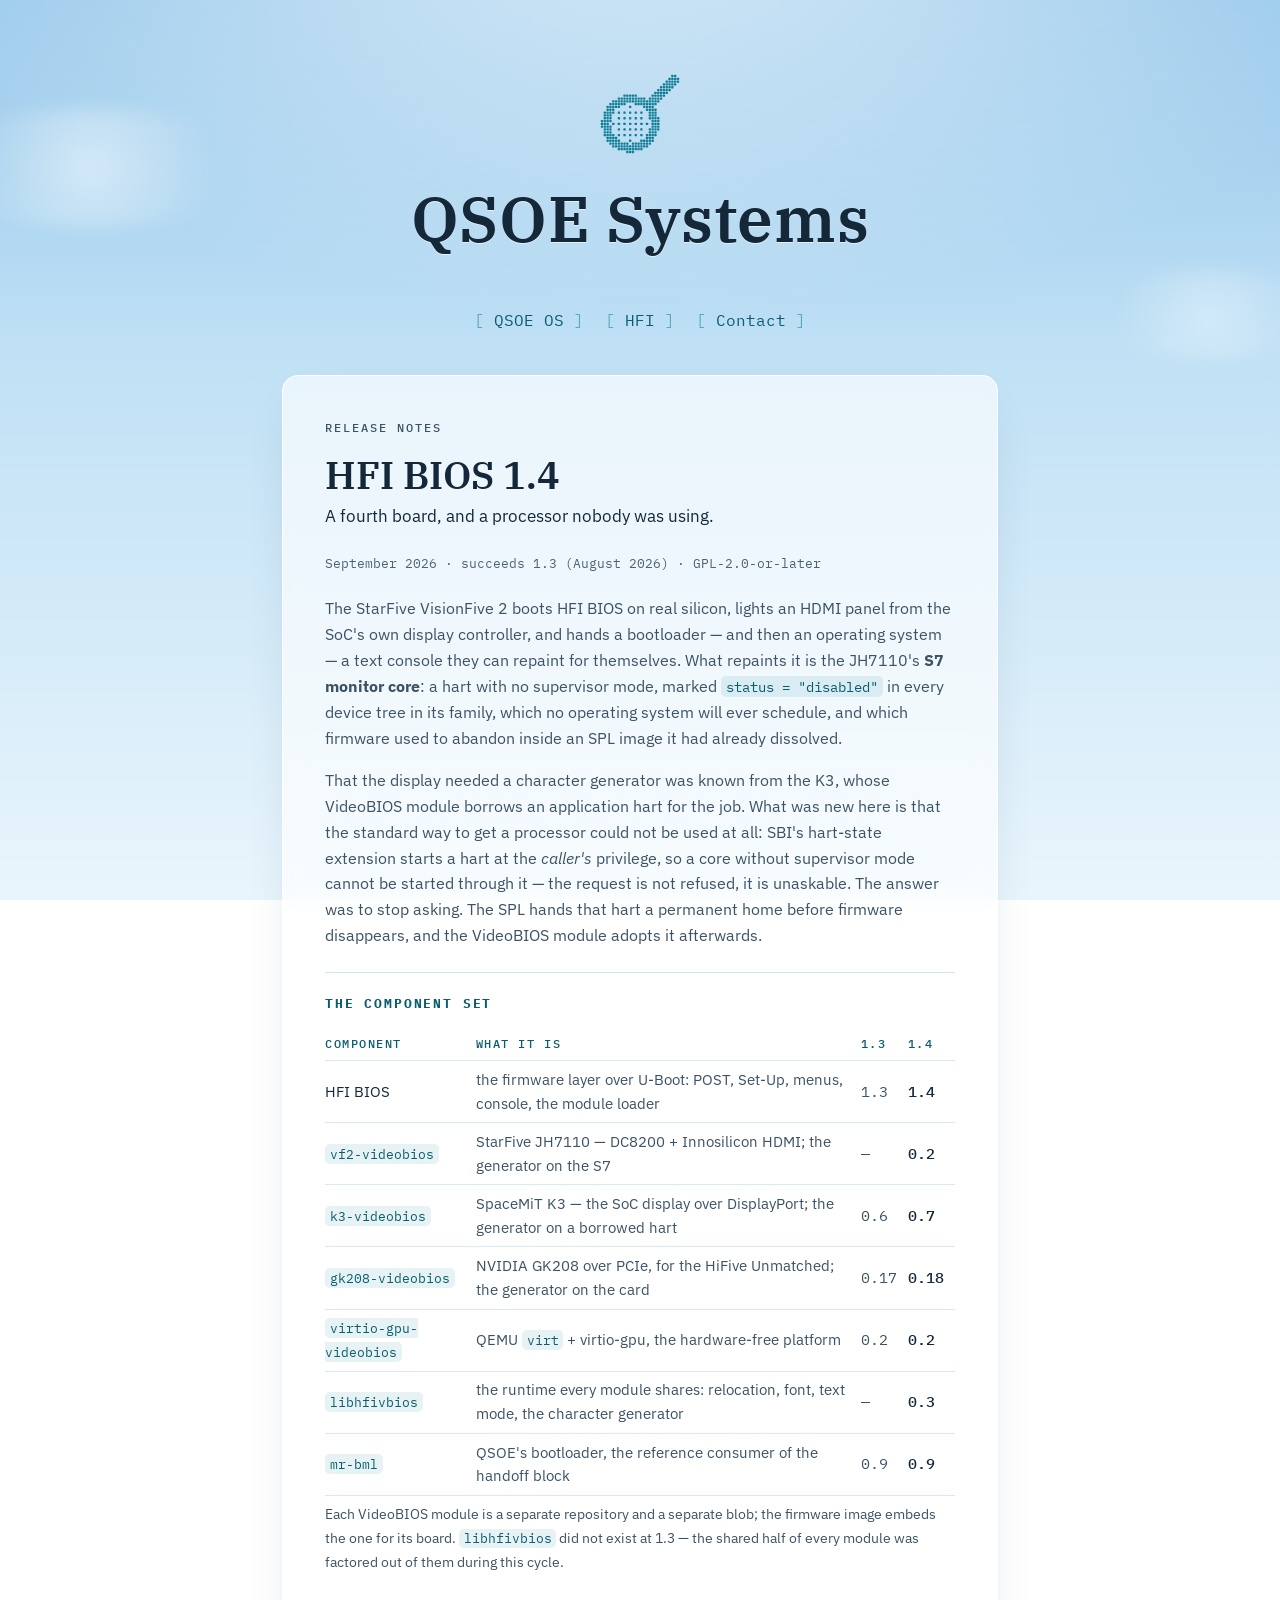
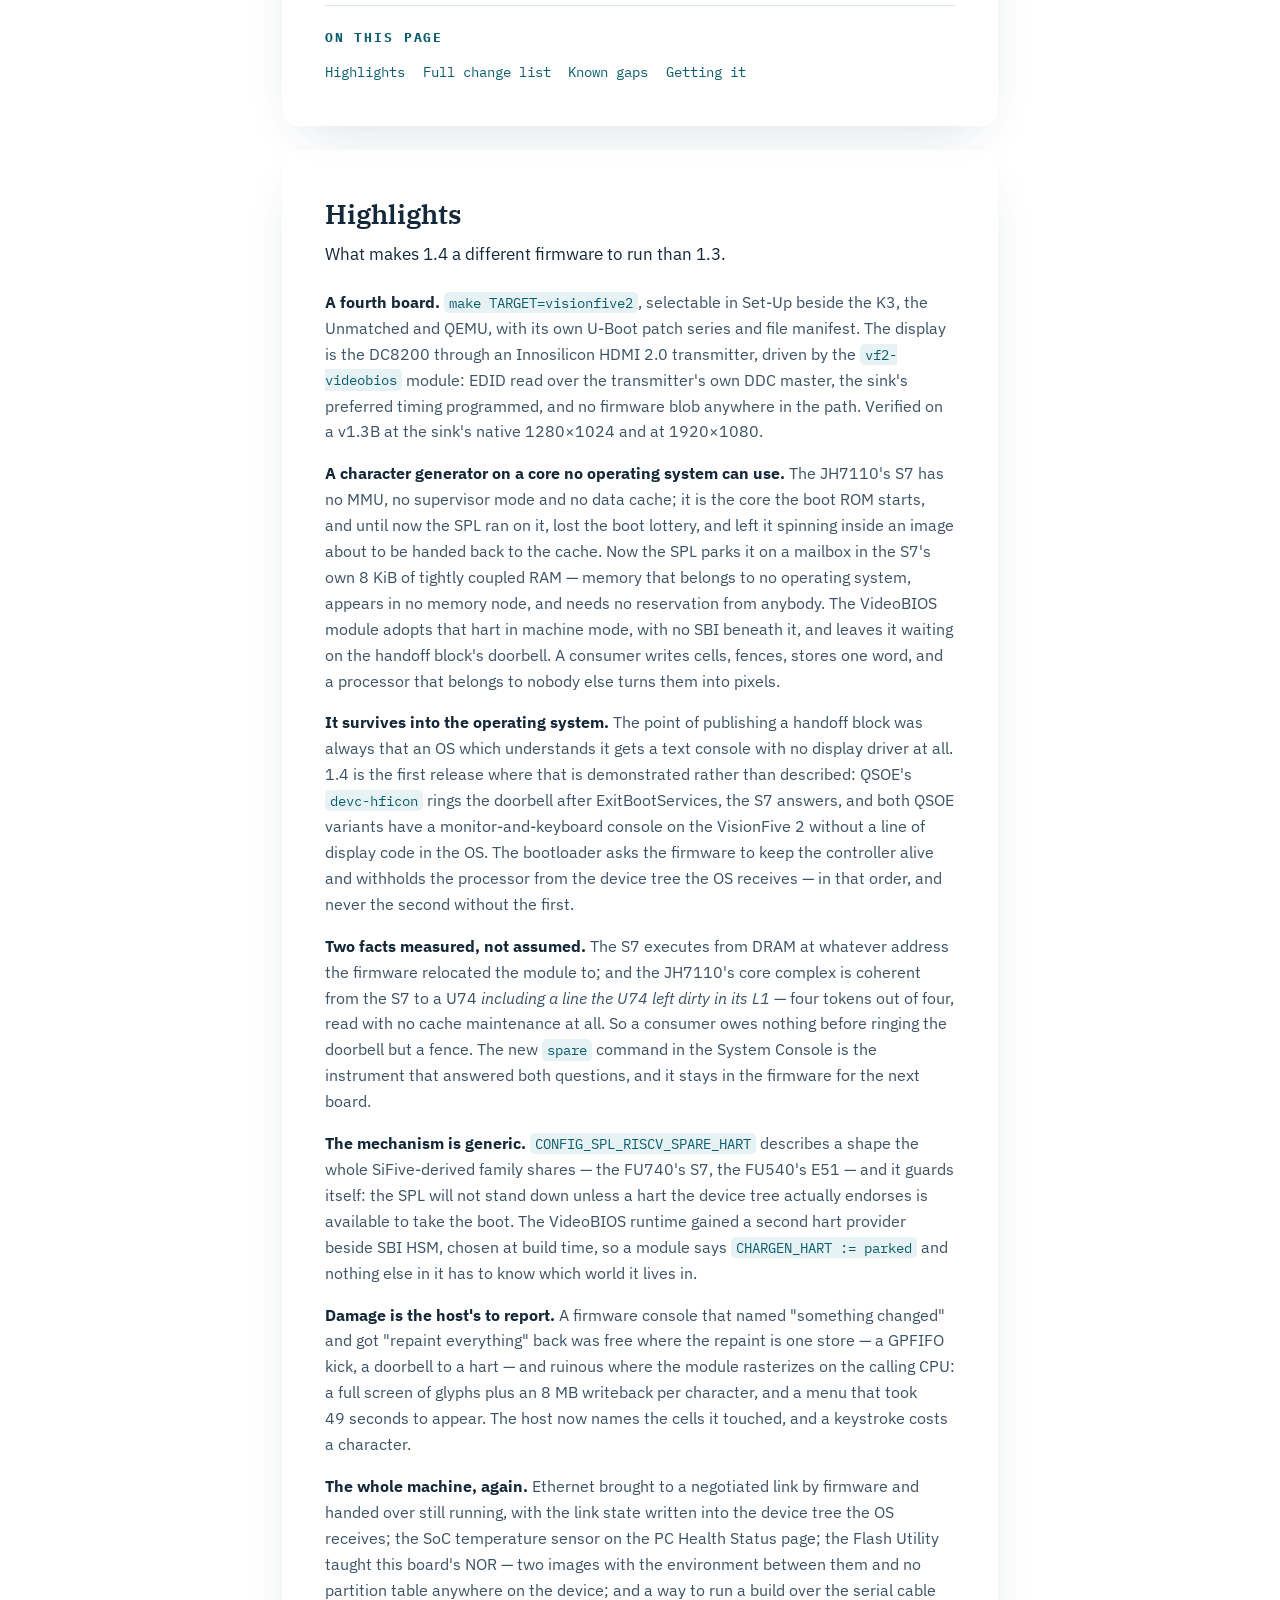
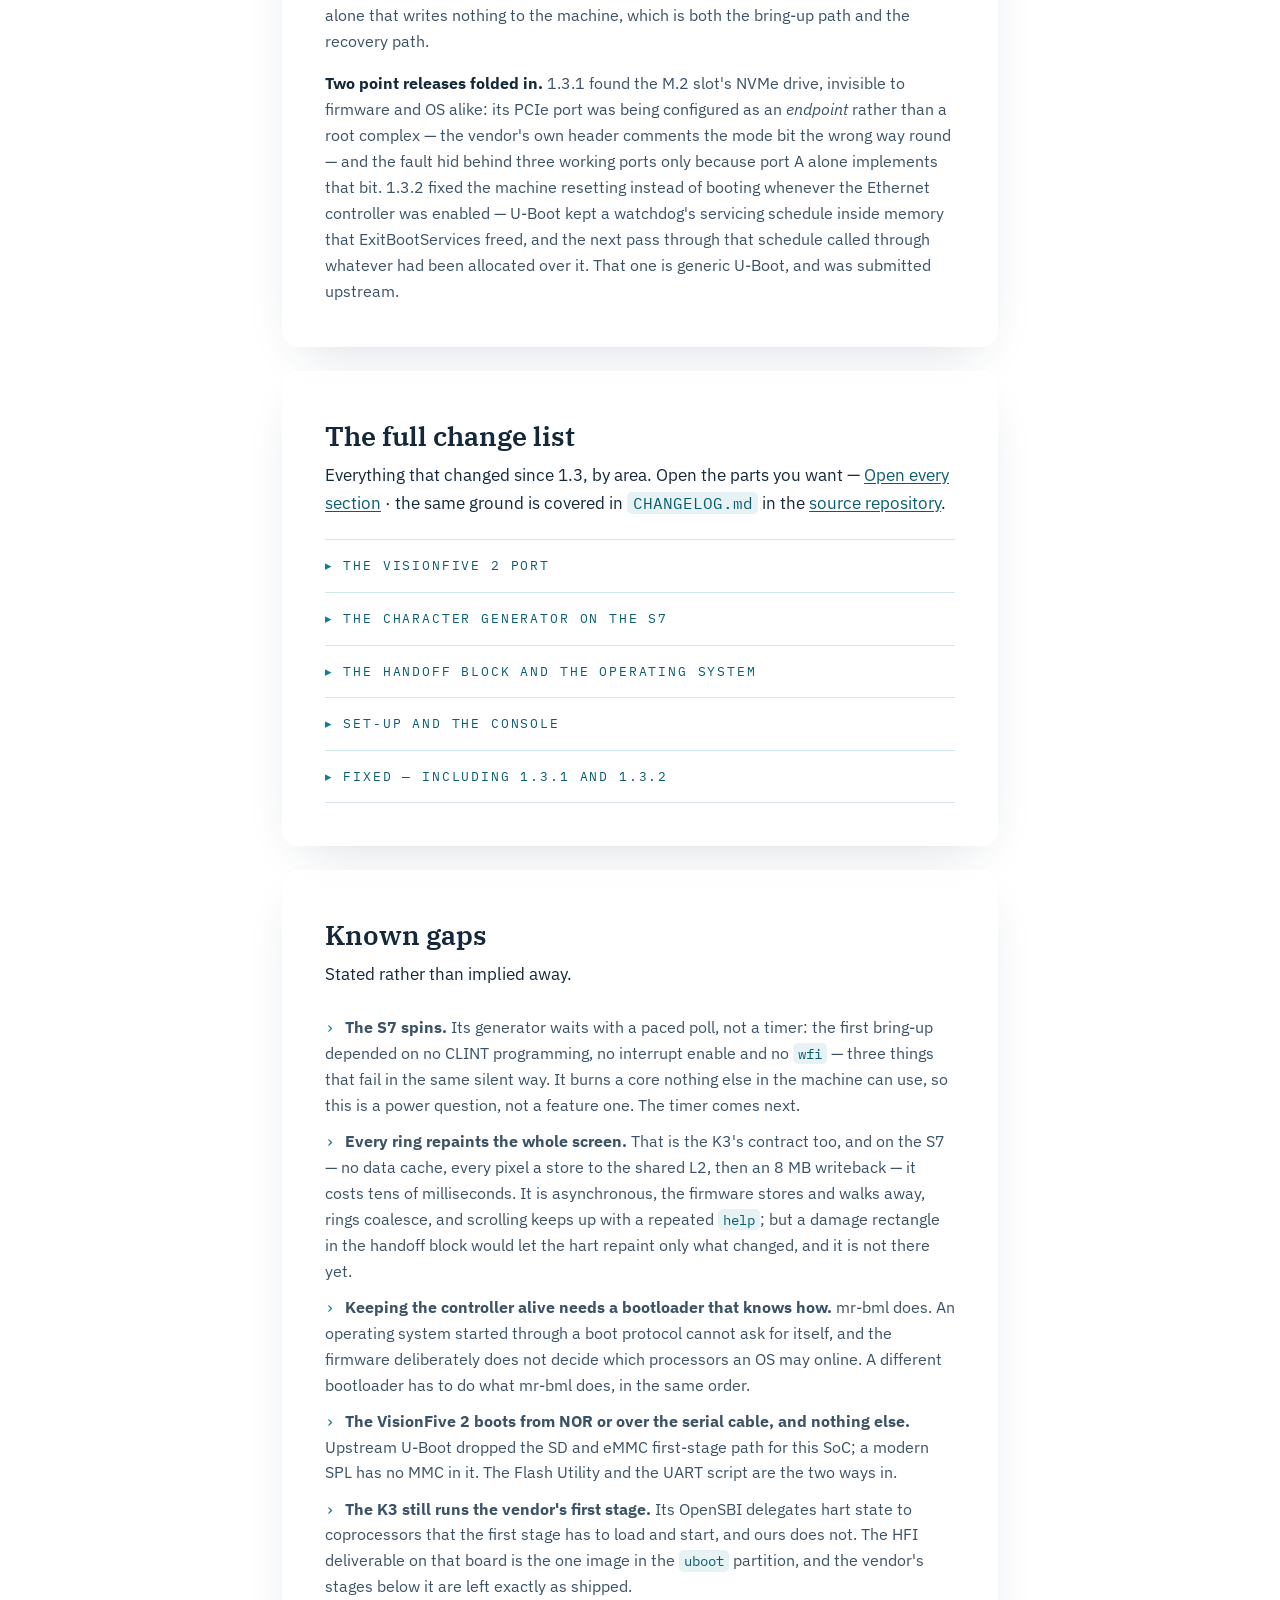
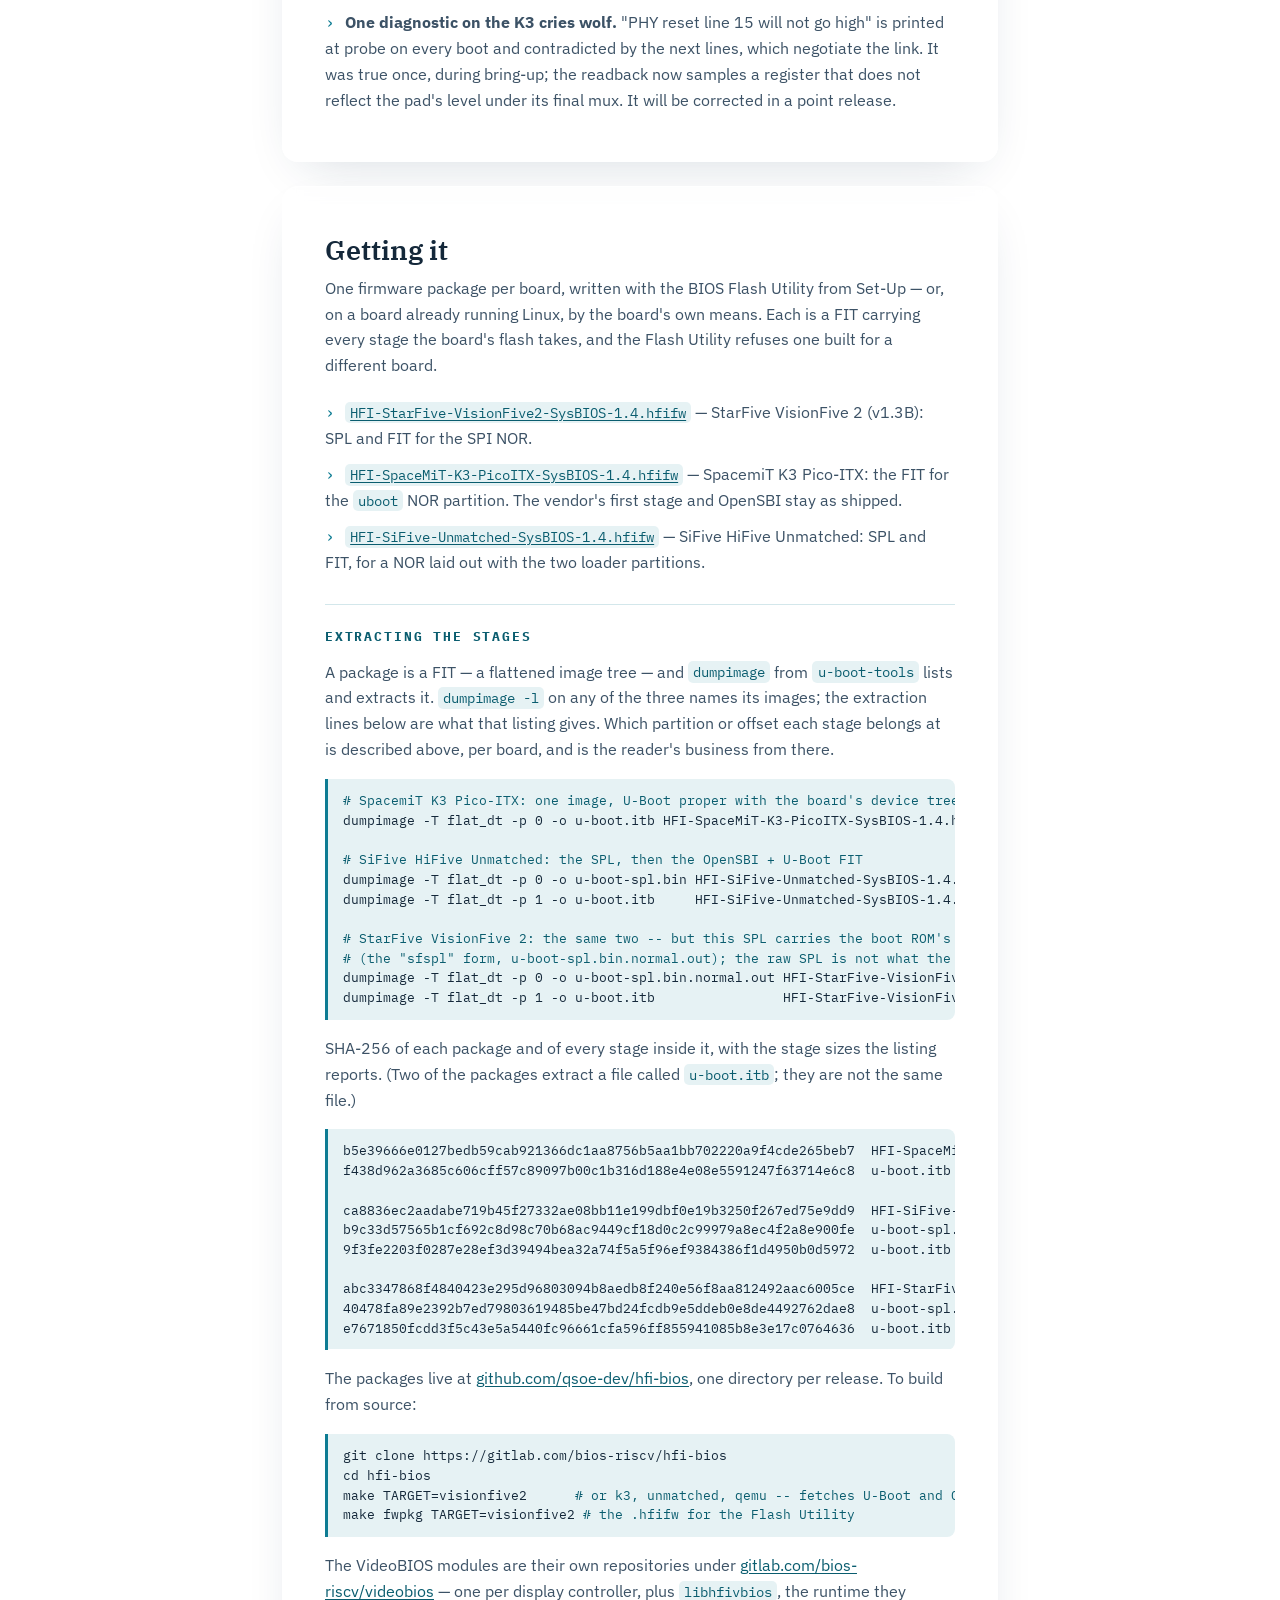
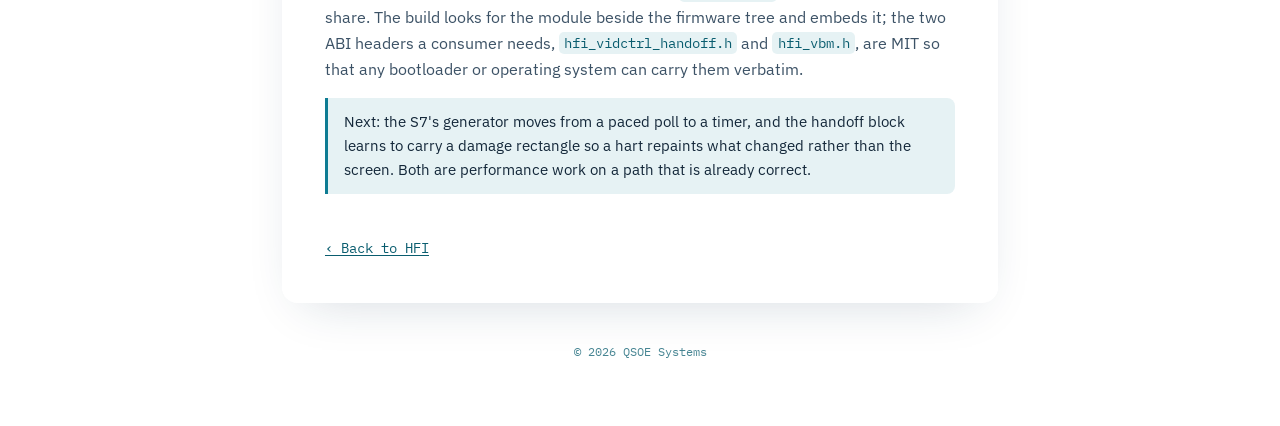
<file: hfi/hfi-bios-1.4.html>
<!DOCTYPE html>
<html lang="en">
<head>
  <meta charset="utf-8">
  <meta name="viewport" content="width=device-width, initial-scale=1">
  <title>HFI BIOS 1.4 — release notes · QSOE Systems</title>
  <meta name="description" content="HFI BIOS 1.4: a fourth board, the StarFive VisionFive 2, and a text console painted by a processor no operating system can use — the JH7110's S7 monitor core.">
  <link rel="icon" type="image/svg+xml" href="../favicon.svg">
  <link rel="preconnect" href="https://fonts.googleapis.com">
  <link rel="preconnect" href="https://fonts.gstatic.com" crossorigin>
  <link href="https://fonts.googleapis.com/css2?family=IBM+Plex+Mono:wght@400;500&family=IBM+Plex+Sans:wght@400;500;600&family=IBM+Plex+Serif:wght@500;600&display=swap" rel="stylesheet">
  <link rel="stylesheet" href="../style.css">
  <style>
    /* ---- release-notes page, expressed in the shared tokens ---- */

    .panels .panel + .panel { margin-top: 1.5rem; }

    .eyebrow {
      font-family: var(--font-mono);
      font-size: 0.78rem;
      font-weight: 500;
      letter-spacing: 0.16em;
      text-transform: uppercase;
      color: var(--accent-deep);
      margin: 0 0 0.4rem;
    }
    .panel h2.rel {
      font-size: clamp(1.9rem, 5vw, 2.4rem);
      line-height: 1.15;
      margin: 0 0 0.3rem;
    }
    .relmeta {
      font-family: var(--font-mono);
      font-size: 0.82rem;
      color: var(--accent-deep);
      margin: 0 0 1.4rem !important;
      opacity: 0.9;
    }

    /* component-set table */
    .vtable {
      width: 100%;
      border-collapse: collapse;
      font-size: 0.92rem;
      margin: 0.4rem 0 0.4rem;
    }
    .vtable th, .vtable td {
      text-align: left;
      padding: 0.42rem 0.7rem 0.42rem 0;
      border-bottom: 1px solid rgba(14, 124, 147, 0.16);
      color: var(--ink-soft);
    }
    .vtable th {
      font-family: var(--font-mono);
      font-size: 0.74rem;
      letter-spacing: 0.13em;
      text-transform: uppercase;
      color: var(--accent-deep);
      font-weight: 500;
    }
    .vtable td.v { font-family: var(--font-mono); white-space: nowrap; }
    .vtable td.now { color: var(--ink); font-weight: 500; }
    .vtable .what { color: var(--ink); }

    /* table of contents */
    .toc {
      list-style: none;
      margin: 0.6rem 0 0;
      padding: 0;
      display: flex;
      flex-wrap: wrap;
      gap: 0.35rem 1.1rem;
      font-family: var(--font-mono);
      font-size: 0.86rem;
    }
    .toc a { text-decoration: none; }
    .toc a:hover { text-decoration: underline; }

    /* a highlight: bold lead-in, then prose */
    .hl { margin: 0 0 1.15rem; color: var(--ink-soft); }
    .hl b { color: var(--ink); }
    .hl:last-child { margin-bottom: 0; }

    ul.tidy li p { margin: 0.25rem 0 0; }
    ul.tidy ul.tidy { margin-left: 1rem; }

    .note {
      margin: 1.2rem 0 0;
      padding: 0.7rem 1rem;
      border-left: 3px solid var(--accent);
      background: var(--code-bg);
      border-radius: 0 8px 8px 0;
      color: var(--ink) !important;
      font-size: 0.94rem;
    }

    pre.cmd {
      margin: 0.5rem 0 1rem;
      padding: 0.75rem 0.95rem;
      background: var(--code-bg);
      border-left: 3px solid var(--accent);
      border-radius: 0 8px 8px 0;
      font-family: var(--font-mono);
      font-size: 0.82rem;
      line-height: 1.5;
      color: var(--ink);
      overflow-x: auto;
      white-space: pre;
    }
    pre.cmd .c { color: var(--accent-deep); }

    /* the serial log, quoted as evidence */
    pre.log {
      margin: 0.6rem 0 1.1rem;
      padding: 0.75rem 0.95rem;
      background: #102841;
      color: #d3e0ee;
      border-radius: 10px;
      font-family: var(--font-mono);
      font-size: 0.78rem;
      line-height: 1.6;
      overflow-x: auto;
      white-space: pre;
    }
    pre.log .ok  { color: #54cd82; }
    pre.log .dim { color: #7f93b4; }

    .panel h3:first-of-type { margin-top: 1.4rem; }

    /* ---- collapsible sections, same idiom as the front page ---- */
    .folds { margin-top: 1.4rem; }
    .fold { border-top: 1px solid rgba(14, 124, 147, 0.18); }
    .fold:last-child { border-bottom: 1px solid rgba(14, 124, 147, 0.18); }
    .fold > summary {
      list-style: none;
      cursor: pointer;
      font-family: var(--font-mono);
      font-size: 0.82rem;
      letter-spacing: 0.14em;
      text-transform: uppercase;
      color: var(--accent-deep);
      padding: 0.95rem 0;
      display: flex;
      align-items: center;
      gap: 0.6rem;
      user-select: none;
    }
    .fold > summary::-webkit-details-marker { display: none; }
    .fold > summary::before {
      content: "\25B8";
      color: var(--accent);
      display: inline-block;
      transition: transform 0.18s ease;
    }
    .fold[open] > summary::before { transform: rotate(90deg); }
    .fold[open] > summary { color: var(--ink); }
    .fold > summary:hover { color: var(--accent); }
    .fold-body { padding: 0 0 1.05rem 1.45rem; }
    .fold-body p { margin: 0 0 1rem; color: var(--ink-soft); }
    .fold-body p.lead { color: var(--ink); }
    .fold-body ul.tidy { margin: 0.4rem 0 1rem; }
    .fold-body h3:first-of-type { margin-top: 0.6rem; }
    @media (prefers-reduced-motion: reduce) {
      .fold > summary::before { transition: none; }
    }
  </style>
</head>
<body class="subpage">
  <div class="sky-cloud c1" aria-hidden="true"></div>
  <div class="sky-cloud c2" aria-hidden="true"></div>

  <div class="wrap">
    <header class="site-head">
      <a href="../index.html"><img class="emblem" src="../emblem.svg" alt="" aria-hidden="true"></a>
      <h1 class="site-title"><a href="../index.html">QSOE&nbsp;Systems</a></h1>
      <nav class="tabs">
        <a class="tab" href="../index.html#qsoe">QSOE OS</a>
        <a class="tab" href="index.html">HFI</a>
        <a class="tab" href="../index.html#contact">Contact</a>
      </nav>
    </header>

    <main class="panels">

      <!-- ================= OVERVIEW ================= -->
      <section class="panel">
        <p class="eyebrow">Release notes</p>
        <h2 class="rel">HFI&nbsp;BIOS&nbsp;1.4</h2>
        <p class="lead">A fourth board, and a processor nobody was using.</p>
        <p class="relmeta">September 2026 · succeeds 1.3 (August 2026) · GPL-2.0-or-later</p>

        <p>The StarFive VisionFive&nbsp;2 boots HFI&nbsp;BIOS on real silicon, lights an HDMI panel
           from the SoC's own display controller, and hands a bootloader — and then an operating
           system — a text console they can repaint for themselves. What repaints it is the JH7110's
           <strong>S7 monitor core</strong>: a hart with no supervisor mode, marked
           <code>status = "disabled"</code> in every device tree in its family, which no operating
           system will ever schedule, and which firmware used to abandon inside an SPL image it had
           already dissolved.</p>

        <p>That the display needed a character generator was known from the K3, whose VideoBIOS
           module borrows an application hart for the job. What was new here is that the standard way
           to get a processor could not be used at all: SBI's hart-state extension starts a hart at
           the <em>caller's</em> privilege, so a core without supervisor mode cannot be started through
           it — the request is not refused, it is unaskable. The answer was to stop asking. The SPL
           hands that hart a permanent home before firmware disappears, and the VideoBIOS module
           adopts it afterwards.</p>

        <!-- Photograph slot: a VisionFive 2 with mr-bml or QSOE on the panel. -->

        <h3>The component set</h3>
        <table class="vtable">
          <thead>
            <tr><th>Component</th><th>What it is</th><th>1.3</th><th>1.4</th></tr>
          </thead>
          <tbody>
            <tr><td class="what">HFI&nbsp;BIOS</td>
                <td>the firmware layer over U-Boot: POST, Set-Up, menus, console, the module loader</td>
                <td class="v">1.3</td><td class="v now">1.4</td></tr>
            <tr><td class="what"><code>vf2-videobios</code></td>
                <td>StarFive JH7110 — DC8200 + Innosilicon HDMI; the generator on the S7</td>
                <td class="v">—</td><td class="v now">0.2</td></tr>
            <tr><td class="what"><code>k3-videobios</code></td>
                <td>SpaceMiT K3 — the SoC display over DisplayPort; the generator on a borrowed hart</td>
                <td class="v">0.6</td><td class="v now">0.7</td></tr>
            <tr><td class="what"><code>gk208-videobios</code></td>
                <td>NVIDIA GK208 over PCIe, for the HiFive Unmatched; the generator on the card</td>
                <td class="v">0.17</td><td class="v now">0.18</td></tr>
            <tr><td class="what"><code>virtio-gpu-videobios</code></td>
                <td>QEMU <code>virt</code> + virtio-gpu, the hardware-free platform</td>
                <td class="v">0.2</td><td class="v now">0.2</td></tr>
            <tr><td class="what"><code>libhfivbios</code></td>
                <td>the runtime every module shares: relocation, font, text mode, the character generator</td>
                <td class="v">—</td><td class="v now">0.3</td></tr>
            <tr><td class="what"><code>mr-bml</code></td>
                <td>QSOE's bootloader, the reference consumer of the handoff block</td>
                <td class="v">0.9</td><td class="v now">0.9</td></tr>
          </tbody>
        </table>
        <p style="font-size:0.9rem;">Each VideoBIOS module is a separate repository and a separate blob; the
           firmware image embeds the one for its board. <code>libhfivbios</code> did not exist at 1.3 — the
           shared half of every module was factored out of them during this cycle.</p>

        <h3>On this page</h3>
        <ul class="toc">
          <li><a href="#highlights">Highlights</a></li>
          <li><a href="#changes">Full change list</a></li>
          <li><a href="#gaps">Known gaps</a></li>
          <li><a href="#get">Getting it</a></li>
        </ul>
      </section>

      <!-- ================= HIGHLIGHTS ================= -->
      <section class="panel" id="highlights">
        <h2>Highlights</h2>
        <p class="lead">What makes 1.4 a different firmware to run than 1.3.</p>

        <p class="hl"><b>A fourth board.</b> <code>make TARGET=visionfive2</code>, selectable in Set-Up
           beside the K3, the Unmatched and QEMU, with its own U-Boot patch series and file manifest.
           The display is the DC8200 through an Innosilicon HDMI&nbsp;2.0 transmitter, driven by the
           <code>vf2-videobios</code> module: EDID read over the transmitter's own DDC master, the
           sink's preferred timing programmed, and no firmware blob anywhere in the path. Verified on
           a v1.3B at the sink's native 1280×1024 and at 1920×1080.</p>

        <p class="hl"><b>A character generator on a core no operating system can use.</b> The JH7110's
           S7 has no MMU, no supervisor mode and no data cache; it is the core the boot ROM starts, and
           until now the SPL ran on it, lost the boot lottery, and left it spinning inside an image
           about to be handed back to the cache. Now the SPL parks it on a mailbox in the S7's own
           8&nbsp;KiB of tightly coupled RAM — memory that belongs to no operating system, appears in
           no memory node, and needs no reservation from anybody. The VideoBIOS module adopts that hart
           in machine mode, with no SBI beneath it, and leaves it waiting on the handoff block's
           doorbell. A consumer writes cells, fences, stores one word, and a processor that belongs to
           nobody else turns them into pixels.</p>

        <p class="hl"><b>It survives into the operating system.</b> The point of publishing a handoff
           block was always that an OS which understands it gets a text console with no display driver
           at all. 1.4 is the first release where that is demonstrated rather than described: QSOE's
           <code>devc-hficon</code> rings the doorbell after ExitBootServices, the S7 answers, and both
           QSOE variants have a monitor-and-keyboard console on the VisionFive&nbsp;2 without a line of
           display code in the OS. The bootloader asks the firmware to keep the controller alive and
           withholds the processor from the device tree the OS receives — in that order, and never the
           second without the first.</p>

        <p class="hl"><b>Two facts measured, not assumed.</b> The S7 executes from DRAM at whatever address
           the firmware relocated the module to; and the JH7110's core complex is coherent from the S7
           to a U74 <em>including a line the U74 left dirty in its L1</em> — four tokens out of four,
           read with no cache maintenance at all. So a consumer owes nothing before ringing the doorbell
           but a fence. The new <code>spare</code> command in the System Console is the instrument that
           answered both questions, and it stays in the firmware for the next board.</p>

        <p class="hl"><b>The mechanism is generic.</b> <code>CONFIG_SPL_RISCV_SPARE_HART</code> describes a
           shape the whole SiFive-derived family shares — the FU740's S7, the FU540's E51 — and it
           guards itself: the SPL will not stand down unless a hart the device tree actually endorses is
           available to take the boot. The VideoBIOS runtime gained a second hart provider beside SBI
           HSM, chosen at build time, so a module says <code>CHARGEN_HART := parked</code> and nothing
           else in it has to know which world it lives in.</p>

        <p class="hl"><b>Damage is the host's to report.</b> A firmware console that named "something
           changed" and got "repaint everything" back was free where the repaint is one store — a
           GPFIFO kick, a doorbell to a hart — and ruinous where the module rasterizes on the calling
           CPU: a full screen of glyphs plus an 8&nbsp;MB writeback per character, and a menu that took
           49&nbsp;seconds to appear. The host now names the cells it touched, and a keystroke costs a
           character.</p>

        <p class="hl"><b>The whole machine, again.</b> Ethernet brought to a negotiated link by firmware and
           handed over still running, with the link state written into the device tree the OS receives;
           the SoC temperature sensor on the PC Health Status page; the Flash Utility taught this board's
           NOR — two images with the environment between them and no partition table anywhere on the
           device; and a way to run a build over the serial cable alone that writes nothing to the
           machine, which is both the bring-up path and the recovery path.</p>

        <p class="hl"><b>Two point releases folded in.</b> 1.3.1 found the M.2 slot's NVMe drive, invisible to
           firmware and OS alike: its PCIe port was being configured as an <em>endpoint</em> rather than
           a root complex — the vendor's own header comments the mode bit the wrong way round — and the
           fault hid behind three working ports only because port&nbsp;A alone implements that bit.
           1.3.2 fixed the machine resetting instead of booting whenever the Ethernet controller was
           enabled — U-Boot kept a watchdog's servicing schedule inside memory that ExitBootServices
           freed, and the next pass through that schedule called through whatever had been allocated
           over it. That one is generic U-Boot, and was submitted upstream.</p>
      </section>

      <!-- ================= FULL CHANGE LIST ================= -->
      <section class="panel" id="changes">
        <h2>The full change list</h2>
        <p class="lead">Everything that changed since 1.3, by area. Open the parts you want —
           <a href="#" id="expand-all">Open every section</a> · the same ground is covered in
           <code>CHANGELOG.md</code> in the
           <a href="https://gitlab.com/bios-riscv/hfi-bios">source repository</a>.</p>
        <div class="folds">

          <details class="fold" id="vf2">
            <summary>The VisionFive 2 port</summary>
            <div class="fold-body">
              <p class="lead">A JH7110 board, brought from nothing to a whole machine.</p>
              <ul class="tidy">
                <li><strong>Target and build.</strong> <code>TARGET=visionfive2</code> with its own U-Boot
                    patch series and file manifest; the build refuses a VideoBIOS module belonging to a
                    different target rather than embedding it and failing on the glass.</li>
                <li><strong>Display.</strong> DC8200 modeset, the Innosilicon HDMI PHY (pre- and post-PLL,
                    LDO, serializer, TMDS drivers), EDID over the transmitter's DDC master, the sink's
                    preferred timing. The VOUT power island, clocks, resets and the DDC pad mux, in the
                    order the hardware requires.</li>
                <li><strong>The console.</strong> The text grid and Controller Handoff Block, with damage
                    reporting so a keystroke costs a character and not a screen.</li>
                <li><strong>Storage, USB, sensors.</strong> NVMe in the M.2 slot, a second USB pass so the
                    keyboard is found, the SoC temperature sensor with the clocks it needs registered so it
                    can be read at all.</li>
                <li><strong>Ethernet.</strong> The JH7110 PHY is woken <em>before</em> the MAC reset — resetting
                    the MAC while the PHY still slept left the link down after a cold start and reliably up
                    after a warm one, which is the tell of an ordering fault. The link is negotiated by
                    firmware and handed over live.</li>
                <li><strong>A device tree of our own.</strong> Upstream U-Boot's control FDT for this board has
                    no display subsystem in it; the image now carries a full board DTB and installs it at
                    hand-off, so an OS is not handed a tree that cannot drive the panel the firmware just
                    lit.</li>
                <li><strong>The Flash Utility.</strong> Two images in SPI NOR — SPL at 0 and the FIT at
                    0x100000 — with the environment between them and no GPT anywhere. The packaged SPL is
                    the one the boot ROM will actually take: the header-carrying image, not the raw
                    binary, which bricks a NOR boot with "Main section boot fail".</li>
                <li><strong>Booting over the serial cable alone.</strong> <code>scripts/vf2-uart-boot.sh</code>
                    sends the SPL by XMODEM and the FIT by YMODEM, waits for the ROM's poll to go clean
                    before speaking (the ROM's second greeting lands exactly where an ACK belongs, and the
                    result is indistinguishable from a bad cable), and writes nothing to the board. SD and
                    eMMC boot are gone from upstream for this SoC, so this is the recovery path.</li>
              </ul>
            </div>
          </details>

          <details class="fold" id="s7">
            <summary>The character generator on the S7</summary>
            <div class="fold-body">
              <p class="lead">A processor the machine was not otherwise using, and how it was had.</p>
              <ul class="tidy">
                <li><strong>The SPL parks it.</strong> <code>CONFIG_SPL_RISCV_SPARE_HART</code>: before entering
                    OpenSBI — the last moment the SPL still controls the machine — a small machine-mode stub
                    is copied into memory that outlives firmware and the spare hart is sent there, parked on
                    a mailbox. On the JH7110 that memory is the S7's own DTIM at <code>0x0110_0000</code>.
                    The spare is the hart the SPL is standing on, so it names no boot-hart preference, sends
                    the U74s into OpenSBI, and walks into the stub itself. It refuses to stand down unless a
                    device-tree-endorsed hart is available to take the boot.</li>
                <li><strong>The stub is careful.</strong> <code>lla</code> and never <code>la</code>: U-Boot is
                    built with a global offset table, and <code>la</code> resolves through it — a load from
                    the very image this hart must stop depending on. It finds its area from its own program
                    counter rather than from an argument register, so the area is still findable after a call
                    returns. It records which harts reached the SPL at all, and each one's <code>misa</code> —
                    the only place a monitor core's missing supervisor mode is visible.</li>
                <li><strong>The module adopts it.</strong> <code>libhfivbios</code> gained <code>CHARGEN_HART</code>:
                    <code>sbi</code> asks firmware for an idle hart, in supervisor mode, and goes on calling SBI
                    for its timer; <code>parked</code> adopts one an earlier stage left waiting, in machine
                    mode, with the memory-mapped CLINT as its clock. Chosen at build time, for the same reason
                    the wait strategy is — a blob carries one strategy, not two.</li>
                <li><strong>Which hart is calling is part of the contract.</strong> The generator runs in machine
                    mode and may read the CLINT; the firmware that dispatched it runs in supervisor mode, where
                    OpenSBI PMP-protects the CLINT precisely so supervisor code cannot bypass the SBI timer.
                    Giving the whole provider one clock put a machine-mode device read on the supervisor-mode
                    hart and reset-looped a board. The split is by privilege, not by provider.</li>
                <li><strong>Retiring is a <code>return</code>.</strong> A hart with no supervisor mode has no
                    HART_STOP to call. The loop returns, the park stub takes its <code>ret</code>, clears the
                    mailbox entry, and the hart is back on its mailbox — which is how an OS gives it back
                    through <code>retire_pa</code>, and how the firmware retires it at ExitBootServices.</li>
                <li><strong>The blob is built for both cores.</strong> Everything in the module may run on the
                    S7, which has no FPU, so it is compiled for the intersection of the two
                    (<code>rv64imac_zicsr_zifencei_zba_zbb</code>, <code>lp64</code>) rather than the U74's
                    <code>rv64gc</code>. A floating-point instruction emitted for something as ordinary as a
                    struct copy would be an illegal instruction with no handler. The build fails if one
                    ever appears.</li>
                <li><strong>A hart that will not answer is recorded as <em>stuck</em>,</strong> not left
                    <em>active</em>: those are two different facts. Not active means publish no doorbell and
                    render inline; stuck means the module's memory must never be released. Conflating them
                    was a frozen console rather than a slow one.</li>
                <li><strong><code>spare status</code> and <code>spare probe</code>.</strong> Whether a hart is
                    parked, whether its beat advances, what the SPL saw on its way out — and a routine run on
                    the hart itself that answers whether it observes a write another hart left dirty in its
                    cache. Four rounds, four tokens, no flush: it does.</li>
              </ul>
            </div>
          </details>

          <details class="fold" id="chb">
            <summary>The handoff block and the operating system</summary>
            <div class="fold-body">
              <p class="lead">What a consumer is told, and what it can rely on.</p>
              <ul class="tidy">
                <li><strong><code>FIRMWARE_ONLY</code>, a fourth doorbell kind.</strong> "Only the producer's
                    CPU can turn a cell into a pixel." It is not <code>NONE</code>, and a consumer that reads it
                    as <code>NONE</code> loses the display: mr-bml did, on a v1.3B, silencing the firmware
                    console to write a menu into cells nobody would rasterize. The rule for a consumer is
                    that an unrecognized kind reads as <code>FIRMWARE_ONLY</code>, never as
                    <code>NONE</code>.</li>
                <li><strong><code>present_rect()</code></strong> in the VideoBIOS module ABI: the host names the
                    cells it touched and the module rasterizes exactly those. A module must not narrow the
                    rectangle by diffing the grid — the host also writes pixels straight into the framebuffer,
                    under cells it marks transparent, and a diff cannot see them. Re-blitting an emblem
                    changed no cell, so nothing was flushed, and half of it stayed in the cache: a torn logo
                    on the glass.</li>
                <li><strong>A retired processor is no longer advertised.</strong> When a module gave its hart back
                    at ExitBootServices it withdrew the doorbell — from the loader's temporary copy of the
                    block, not the one the OS reads, which went on naming a doorbell for a processor that had
                    gone home. The firmware owns the published copy, so the firmware now withdraws it, only
                    after the module confirms it let go. This fixes the same latent fault on the K3.</li>
                <li><strong>"Reserve video memory" in Set-Up.</strong> Whether the OS is told which memory the
                    controller owns — cell array, palette, control block, doorbell, module image — as
                    <code>/reserved-memory</code>. It was a bare environment variable reachable only by
                    <code>setenv</code>; it is now a row under Advanced Settings, and the refusal at hand-off
                    names it. Default Disabled: those nodes cost an OS that has never heard of us a few
                    megabytes and buy it nothing.</li>
                <li><strong>Keeping the controller alive across the hand-off</strong> is requested by the
                    bootloader — mr-bml's <code>hfi_vidctrl_persist=1</code> — and honored only when that
                    memory was reserved. The bootloader withholds the controller's harts from the OS's device
                    tree first and asks the firmware second, and never the second if the first fails. That
                    ordering is why a Set-Up row for the request itself was built and then deliberately
                    removed: firmware cannot do the first half, and a switch whose safety depends on which
                    board it is on is worse than no switch.</li>
              </ul>
            </div>
          </details>

          <details class="fold" id="setup">
            <summary>Set-Up and the console</summary>
            <div class="fold-body">
              <ul class="tidy">
                <li><strong>Advanced Settings sizes itself to its own help text.</strong> A fixed width clipped a
                    description to "…which memory the video controller ow", and the person reading that is
                    the one person who cannot know what was cut off. The page now measures its longest help
                    line and opens far enough for it.</li>
                <li><strong>The text grid's cell size comes from the controller</strong> that was just
                    programmed, not from a constant — which was only correct while every board used the same
                    font.</li>
                <li><strong>A console device is never held across a command.</strong> Resetting USB frees the
                    keyboard's stdio device; code that kept a pointer to it was still holding one afterwards,
                    and crashed the firmware at address zero.</li>
                <li><strong>U.S. English</strong> throughout the source, comments and documentation.</li>
              </ul>
            </div>
          </details>

          <details class="fold" id="fixed">
            <summary>Fixed — including 1.3.1 and 1.3.2</summary>
            <div class="fold-body">
              <p class="lead">The two point releases, and what was found on the way to 1.4.</p>
              <h3>1.3.1 — the NVMe drive that hid behind three working ports</h3>
              <ul class="tidy">
                <li>The K3's M.2 slot enumerated no drive — not in the BIOS, not in <code>lspci</code> under
                    Linux — while the other three PCIe ports worked. Port&nbsp;A was being configured as an
                    endpoint: bit&nbsp;31 of its command register selects the role, the vendor's header
                    comments it <code>0: EP, 1: RC</code>, and on this part it is the comment that is
                    inverted. An endpoint waits to be handed link and lane numbers rather than handing them
                    out, so training fell back to Detect forever. Only port&nbsp;A implements that bit, which
                    is why the other three never noticed. And because Linux's own driver never writes it on
                    this SoC, an endpoint left behind by firmware was inherited by the OS — one line in a
                    bootloader took a disk away from the operating system as well.</li>
              </ul>
              <h3>1.3.2 — the machine reset instead of booting, whenever Ethernet was enabled</h3>
              <ul class="tidy">
                <li>U-Boot keeps a watchdog's servicing schedule inside the watchdog device's own private
                    data, and nothing takes that entry off the schedule — while ExitBootServices removes every
                    active device and frees exactly that memory. The next pass through the schedule called
                    through whatever had since been allocated over it. Enabling Ethernet put one more device
                    into the teardown, and that was enough to change what landed on the freed block. The
                    watchdog is now taken off the schedule before its memory goes. Generic U-Boot, and
                    submitted upstream.</li>
                <li>Why one payload booted and another did not: nothing in the failure depended on the
                    payload's code, only on the order and size of the allocations each boot happened to make.
                    A kernel loaded one way survived what a kernel loaded another way did not.</li>
                <li>Why a crash this loud presented as a silent reset: the firmware printed a complete exception
                    dump — and to the monitor, an instant before the reset cleared it, because a payload that
                    drives the display hands the console back just before launching the OS. The dump was never
                    lost; it was on the glass.</li>
              </ul>
              <h3>In 1.4</h3>
              <ul class="tidy">
                <li>The JH7110 Ethernet PHY reset out from under itself (see the VisionFive&nbsp;2 section).</li>
                <li>A console device remembered for longer than it existed (see Set-Up).</li>
                <li>A retired processor still advertised as able to repaint (see the handoff block).</li>
                <li>The K3's keyboard poll mode named with a symbol that exists.</li>
                <li>The two vendored ABI headers brought to the version the block actually reports.</li>
              </ul>
            </div>
          </details>

        </div>
      </section>

      <!-- ================= KNOWN GAPS ================= -->
      <section class="panel" id="gaps">
        <h2>Known gaps</h2>
        <p class="lead">Stated rather than implied away.</p>
        <ul class="tidy">
          <li><strong>The S7 spins.</strong> Its generator waits with a paced poll, not a timer: the first
              bring-up depended on no CLINT programming, no interrupt enable and no <code>wfi</code> —
              three things that fail in the same silent way. It burns a core nothing else in the machine
              can use, so this is a power question, not a feature one. The timer comes next.</li>
          <li><strong>Every ring repaints the whole screen.</strong> That is the K3's contract too, and on
              the S7 — no data cache, every pixel a store to the shared L2, then an 8&nbsp;MB writeback —
              it costs tens of milliseconds. It is asynchronous, the firmware stores and walks away, rings
              coalesce, and scrolling keeps up with a repeated <code>help</code>; but a damage rectangle in
              the handoff block would let the hart repaint only what changed, and it is not there yet.</li>
          <li><strong>Keeping the controller alive needs a bootloader that knows how.</strong> mr-bml does. An
              operating system started through a boot protocol cannot ask for itself, and the firmware
              deliberately does not decide which processors an OS may online. A different bootloader has to
              do what mr-bml does, in the same order.</li>
          <li><strong>The VisionFive&nbsp;2 boots from NOR or over the serial cable, and nothing else.</strong>
              Upstream U-Boot dropped the SD and eMMC first-stage path for this SoC; a modern SPL has no
              MMC in it. The Flash Utility and the UART script are the two ways in.</li>
          <li><strong>The K3 still runs the vendor's first stage.</strong> Its OpenSBI delegates hart state to
              coprocessors that the first stage has to load and start, and ours does not. The HFI deliverable
              on that board is the one image in the <code>uboot</code> partition, and the vendor's stages
              below it are left exactly as shipped.</li>
          <li><strong>One diagnostic on the K3 cries wolf.</strong> "PHY reset line 15 will not go high" is
              printed at probe on every boot and contradicted by the next lines, which negotiate the link. It
              was true once, during bring-up; the readback now samples a register that does not reflect the
              pad's level under its final mux. It will be corrected in a point release.</li>
        </ul>
      </section>

      <!-- ================= GETTING IT ================= -->
      <section class="panel" id="get">
        <h2>Getting it</h2>
        <p>One firmware package per board, written with the BIOS Flash Utility from Set-Up — or, on a
           board already running Linux, by the board's own means. Each is a FIT carrying every stage the
           board's flash takes, and the Flash Utility refuses one built for a different board.</p>
        <ul class="tidy">
          <li><a href="https://github.com/qsoe-dev/hfi-bios/raw/main/dl/1.4/HFI-StarFive-VisionFive2-SysBIOS-1.4.hfifw"><code>HFI-StarFive-VisionFive2-SysBIOS-1.4.hfifw</code></a>
              — StarFive VisionFive&nbsp;2 (v1.3B): SPL and FIT for the SPI NOR.</li>
          <li><a href="https://github.com/qsoe-dev/hfi-bios/raw/main/dl/1.4/HFI-SpaceMiT-K3-PicoITX-SysBIOS-1.4.hfifw"><code>HFI-SpaceMiT-K3-PicoITX-SysBIOS-1.4.hfifw</code></a>
              — SpacemiT K3 Pico-ITX: the FIT for the <code>uboot</code> NOR partition. The vendor's first
              stage and OpenSBI stay as shipped.</li>
          <li><a href="https://github.com/qsoe-dev/hfi-bios/raw/main/dl/1.4/HFI-SiFive-Unmatched-SysBIOS-1.4.hfifw"><code>HFI-SiFive-Unmatched-SysBIOS-1.4.hfifw</code></a>
              — SiFive HiFive Unmatched: SPL and FIT, for a NOR laid out with the two loader partitions.</li>
        </ul>
        <h3>Extracting the stages</h3>
        <p>A package is a FIT — a flattened image tree — and <code>dumpimage</code> from
           <code>u-boot-tools</code> lists and extracts it. <code>dumpimage -l</code> on any of the
           three names its images; the extraction lines below are what that listing
           gives. Which partition or offset each stage belongs at is described above, per
           board, and is the reader's business from there.</p>
        <pre class="cmd"><span class="c"># SpacemiT K3 Pico-ITX: one image, U-Boot proper with the board's device tree</span>
dumpimage -T flat_dt -p 0 -o u-boot.itb HFI-SpaceMiT-K3-PicoITX-SysBIOS-1.4.hfifw

<span class="c"># SiFive HiFive Unmatched: the SPL, then the OpenSBI + U-Boot FIT</span>
dumpimage -T flat_dt -p 0 -o u-boot-spl.bin HFI-SiFive-Unmatched-SysBIOS-1.4.hfifw
dumpimage -T flat_dt -p 1 -o u-boot.itb     HFI-SiFive-Unmatched-SysBIOS-1.4.hfifw

<span class="c"># StarFive VisionFive 2: the same two -- but this SPL carries the boot ROM's header</span>
<span class="c"># (the "sfspl" form, u-boot-spl.bin.normal.out); the raw SPL is not what the ROM loads</span>
dumpimage -T flat_dt -p 0 -o u-boot-spl.bin.normal.out HFI-StarFive-VisionFive2-SysBIOS-1.4.hfifw
dumpimage -T flat_dt -p 1 -o u-boot.itb                HFI-StarFive-VisionFive2-SysBIOS-1.4.hfifw</pre>
        <p>SHA-256 of each package and of every stage inside it, with the stage sizes
           the listing reports. (Two of the packages extract a file called
           <code>u-boot.itb</code>; they are not the same file.)</p>
        <pre class="cmd">b5e39666e0127bedb59cab921366dc1aa8756b5aa1bb702220a9f4cde265beb7  HFI-SpaceMiT-K3-PicoITX-SysBIOS-1.4.hfifw
f438d962a3685c606cff57c89097b00c1b316d188e4e08e5591247f63714e6c8  u-boot.itb                <span class="c"># K3, 886649 bytes</span>

ca8836ec2aadabe719b45f27332ae08bb11e199dbf0e19b3250f267ed75e9dd9  HFI-SiFive-Unmatched-SysBIOS-1.4.hfifw
b9c33d57565b1cf692c8d98c70b68ac9449cf18d0c2c99979a8ec4f2a8e900fe  u-boot-spl.bin            <span class="c"># Unmatched, 94195 bytes</span>
9f3fe2203f0287e28ef3d39494bea32a74f5a5f96ef9384386f1d4950b0d5972  u-boot.itb                <span class="c"># Unmatched, 943685 bytes</span>

abc3347868f4840423e295d96803094b8aedb8f240e56f8aa812492aac6005ce  HFI-StarFive-VisionFive2-SysBIOS-1.4.hfifw
40478fa89e2392b7ed79803619485be47bd24fcdb9e5ddeb0e8de4492762dae8  u-boot-spl.bin.normal.out <span class="c"># VisionFive 2, 149385 bytes</span>
e7671850fcdd3f5c43e5a5440fc96661cfa596ff855941085b8e3e17c0764636  u-boot.itb                <span class="c"># VisionFive 2, 1205849 bytes</span></pre>

        <p>The packages live at <a href="https://github.com/qsoe-dev/hfi-bios">github.com/qsoe-dev/hfi-bios</a>,
           one directory per release. To build from source:</p>
        <pre class="cmd">git clone https://gitlab.com/bios-riscv/hfi-bios
cd hfi-bios
make TARGET=visionfive2      <span class="c"># or k3, unmatched, qemu -- fetches U-Boot and OpenSBI itself</span>
make fwpkg TARGET=visionfive2 <span class="c"># the .hfifw for the Flash Utility</span></pre>
        <p>The VideoBIOS modules are their own repositories under
           <a href="https://gitlab.com/bios-riscv/videobios">gitlab.com/bios-riscv/videobios</a> — one per
           display controller, plus <code>libhfivbios</code>, the runtime they share. The build looks for
           the module beside the firmware tree and embeds it; the two ABI headers a consumer needs,
           <code>hfi_vidctrl_handoff.h</code> and <code>hfi_vbm.h</code>, are MIT so that any bootloader
           or operating system can carry them verbatim.</p>
        <p class="note">Next: the S7's generator moves from a paced poll to a timer, and the handoff
           block learns to carry a damage rectangle so a hart repaints what changed rather than the
           screen. Both are performance work on a path that is already correct.</p>
        <a class="back-link" href="index.html">Back to HFI</a>
      </section>

    </main>

    <footer>© <span id="year">2026</span> QSOE Systems</footer>
  </div>

  <script>
    (function () {
      document.getElementById('year').textContent = new Date().getFullYear();

      // a link into a collapsed section must open it, not silently do nothing
      function openTarget() {
        var id = (location.hash || '').replace('#', '');
        if (!id) return;
        var el = document.getElementById(id);
        while (el) {
          if (el.tagName === 'DETAILS') el.open = true;
          el = el.parentElement;
        }
      }
      window.addEventListener('hashchange', openTarget);
      openTarget();

      var all = document.getElementById('expand-all');
      all.addEventListener('click', function (e) {
        e.preventDefault();
        var folds = document.querySelectorAll('.fold');
        var anyClosed = Array.prototype.some.call(folds, function (f) { return !f.open; });
        Array.prototype.forEach.call(folds, function (f) { f.open = anyClosed; });
        all.textContent = anyClosed ? 'Close every section' : 'Open every section';
      });
    })();
  </script>
</body>
</html>
</file>
<file: style.css>
/* QSOE Systems — shared styles */

:root {
  --sky-top:   #93c6ea;
  --sky-mid:   #bfe0f5;
  --sky-bot:   #e9f5fc;
  --ink:       #14283a;
  --ink-soft:  #3c5266;
  --accent:    #0e7c93;
  --accent-deep: #0a5d6f;
  --panel:     rgba(255, 255, 255, 0.64);
  --panel-edge: rgba(255, 255, 255, 0.85);
  --shadow:    rgba(18, 52, 82, 0.20);
  --code-bg:   rgba(14, 124, 147, 0.10);

  --font-display: "IBM Plex Serif", Georgia, "Times New Roman", serif;
  --font-body:    "IBM Plex Sans", -apple-system, "Segoe UI", Helvetica, sans-serif;
  --font-mono:    "IBM Plex Mono", "SFMono-Regular", Menlo, Consolas, monospace;
}

* { box-sizing: border-box; }

html { -webkit-text-size-adjust: 100%; }

body {
  margin: 0;
  min-height: 100vh;
  font-family: var(--font-body);
  color: var(--ink);
  line-height: 1.62;
  background:
    radial-gradient(120% 80% at 50% -10%, rgba(255,255,255,0.65), rgba(255,255,255,0) 55%),
    linear-gradient(180deg, var(--sky-top) 0%, var(--sky-mid) 38%, var(--sky-bot) 100%);
  background-attachment: fixed;
  position: relative;
  overflow-x: hidden;
}

/* soft drifting clouds — decorative, very subtle */
.sky-cloud {
  position: fixed;
  border-radius: 50%;
  background: radial-gradient(circle, rgba(255,255,255,0.85), rgba(255,255,255,0) 70%);
  filter: blur(8px);
  pointer-events: none;
  z-index: 0;
}
.sky-cloud.c1 { width: 340px; height: 120px; top: 12%; left: -80px; opacity: 0.55;
  animation: drift1 90s linear infinite; }
.sky-cloud.c2 { width: 260px; height: 90px;  top: 30%; right: -60px; opacity: 0.40;
  animation: drift2 120s linear infinite; }
@keyframes drift1 { from { transform: translateX(0); } to { transform: translateX(60vw); } }
@keyframes drift2 { from { transform: translateX(0); } to { transform: translateX(-50vw); } }

.wrap {
  position: relative;
  z-index: 1;
  max-width: 760px;
  margin: 0 auto;
  padding: clamp(2.2rem, 6vw, 4.5rem) 1.4rem 4rem;
}

/* ---- header ---- */
.site-head { text-align: center; }
.emblem {
  display: block;
  width: clamp(64px, 14vw, 84px);
  height: auto;
  margin: 0 auto 0.7rem;
}
.site-title {
  font-family: var(--font-display);
  font-weight: 600;
  font-size: clamp(2.6rem, 8vw, 4rem);
  letter-spacing: 0.01em;
  margin: 0;
  color: var(--ink);
  text-shadow: 0 1px 0 rgba(255,255,255,0.6);
}
.site-title a { color: inherit; text-decoration: none; }
.site-tag {
  font-family: var(--font-mono);
  font-size: 0.82rem;
  letter-spacing: 0.18em;
  text-transform: uppercase;
  color: var(--accent-deep);
  margin: 0.5rem 0 0;
  opacity: 0.85;
}

/* ---- tab nav ---- */
.tabs {
  display: flex;
  flex-wrap: wrap;
  justify-content: center;
  gap: 0.4rem 0.9rem;
  margin: 2rem 0 0;
  padding: 0;
}
.tab {
  font-family: var(--font-mono);
  font-size: 0.98rem;
  color: var(--accent-deep);
  text-decoration: none;
  padding: 0.35rem 0.2rem;
  border: 0;
  background: none;
  cursor: pointer;
  transition: color 0.15s ease, transform 0.15s ease;
}
.tab::before { content: "[ "; color: var(--accent); opacity: 0.55; }
.tab::after  { content: " ]"; color: var(--accent); opacity: 0.55; }
.tab:hover { color: var(--accent); transform: translateY(-1px); }
.tab:hover::before, .tab:hover::after { opacity: 1; }
.tab[aria-selected="true"] {
  color: var(--ink);
  font-weight: 500;
}
.tab[aria-selected="true"]::before,
.tab[aria-selected="true"]::after { opacity: 1; color: var(--accent-deep); }

/* ---- panel ---- */
.panels { margin-top: 2.2rem; }
.panel {
  background: var(--panel);
  border: 1px solid var(--panel-edge);
  border-radius: 16px;
  padding: clamp(1.5rem, 4vw, 2.6rem);
  box-shadow: 0 18px 50px -22px var(--shadow);
  -webkit-backdrop-filter: blur(9px);
  backdrop-filter: blur(9px);
}
/* progressive enhancement: only hide panels once JS is active */
body.js .panel { display: none; }
body.js .panel.is-active { display: block; animation: panelIn 0.4s ease both; }
@keyframes panelIn {
  from { opacity: 0; transform: translateY(8px); }
  to   { opacity: 1; transform: none; }
}

.panel h2 {
  font-family: var(--font-display);
  font-weight: 600;
  font-size: 1.7rem;
  margin: 0 0 0.2rem;
}
.panel .lead {
  font-size: 1.08rem;
  color: var(--ink);
  margin: 0.2rem 0 1.4rem;
}
.panel h3 {
  font-family: var(--font-mono);
  font-size: 0.82rem;
  letter-spacing: 0.14em;
  text-transform: uppercase;
  color: var(--accent-deep);
  margin: 2rem 0 0.8rem;
  border-top: 1px solid rgba(14,124,147,0.18);
  padding-top: 1.3rem;
}
.panel p { margin: 0 0 1rem; color: var(--ink-soft); }
.panel a { color: var(--accent-deep); text-decoration: underline; text-underline-offset: 2px; }
.panel a:hover { color: var(--accent); }

code, .mono { font-family: var(--font-mono); font-size: 0.9em; }
.panel code {
  background: var(--code-bg);
  color: var(--accent-deep);
  padding: 0.08em 0.36em;
  border-radius: 5px;
}

ul.tidy { list-style: none; margin: 0; padding: 0; }
ul.tidy li { padding: 0.32rem 0; color: var(--ink-soft); }
ul.tidy li::before { content: "› "; color: var(--accent); font-family: var(--font-mono); }

.project-list { list-style: none; margin: 0; padding: 0; }
.project-list li { padding: 0.4rem 0; }
.project-list .name { font-family: var(--font-mono); font-weight: 500; }
.project-list .desc { color: var(--ink-soft); }

.meta-row {
  display: flex; flex-wrap: wrap; gap: 0.5rem 1.4rem;
  font-family: var(--font-mono); font-size: 0.85rem;
  color: var(--accent-deep); margin-top: 1.4rem;
}

.contact-mail {
  font-family: var(--font-mono);
  font-size: 1.15rem;
}

footer {
  text-align: center;
  margin-top: 2.4rem;
  font-family: var(--font-mono);
  font-size: 0.78rem;
  color: var(--accent-deep);
  opacity: 0.75;
}

/* ---- sub-pages ---- */
.subpage .panel { display: block; }
.back-link {
  display: inline-block;
  font-family: var(--font-mono);
  font-size: 0.9rem;
  margin-top: 1.6rem;
  color: var(--accent-deep);
  text-decoration: none;
}
.back-link::before { content: "‹ "; }
.back-link:hover { color: var(--accent); }

@media (prefers-reduced-motion: reduce) {
  .sky-cloud { animation: none; }
  body.js .panel.is-active { animation: none; }
  .tab { transition: none; }
}

/* A screenshot or photograph set into a page's flow.  The HFI page carries
   its own copy of these rules; new pages take them from here. */
.shot { margin: 1.3rem 0 0.3rem; }
.shot img {
  width: 100%; height: auto; display: block;
  border-radius: 10px;
  border: 1px solid var(--panel-edge);
  box-shadow: 0 14px 34px -20px var(--shadow);
}
/* Half-width: a console capture stays legible well below the column width,
   and at full width it dominates the page it is only illustrating. */
.shot-half { max-width: 457px; margin-left: auto; margin-right: auto; }
.shot figcaption {
  font-family: var(--font-mono); font-size: 0.74rem;
  color: var(--ink-soft); margin-top: 0.6rem; letter-spacing: 0.01em;
  text-align: center;
}
</file>
